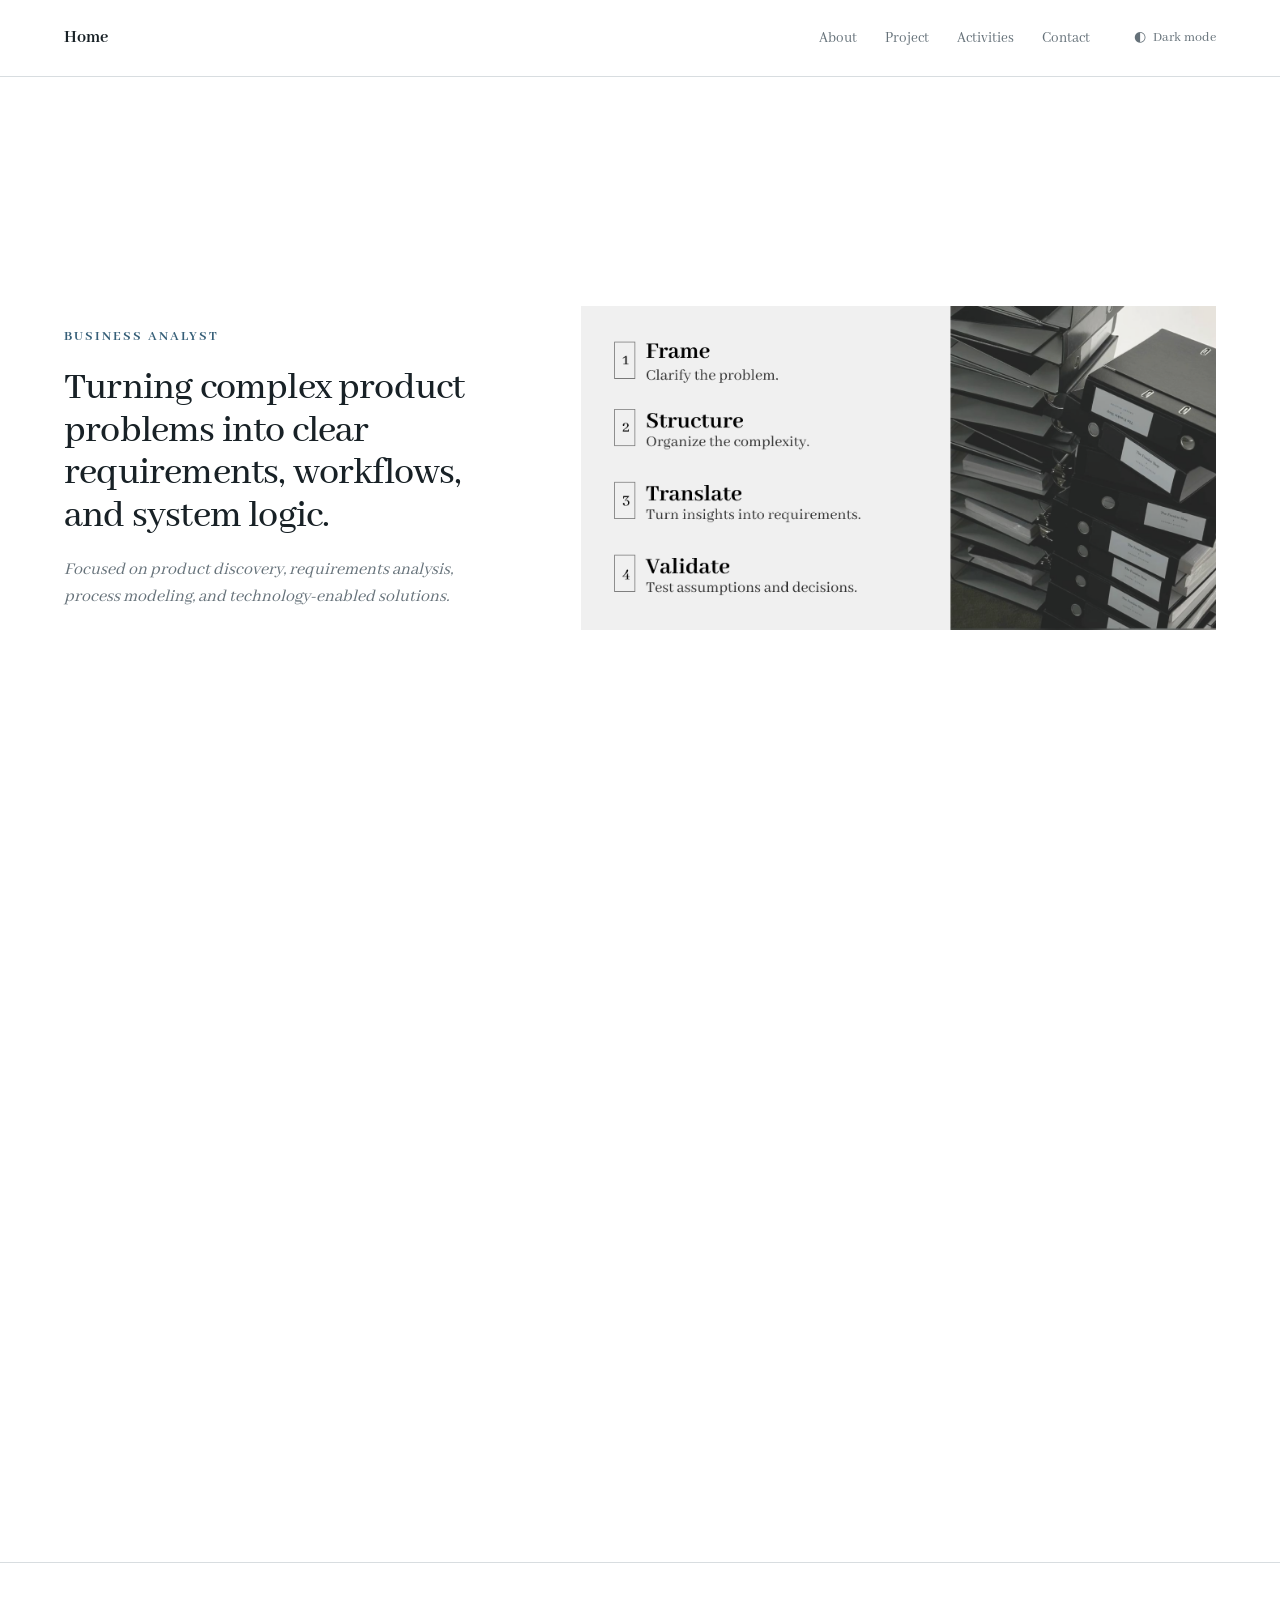
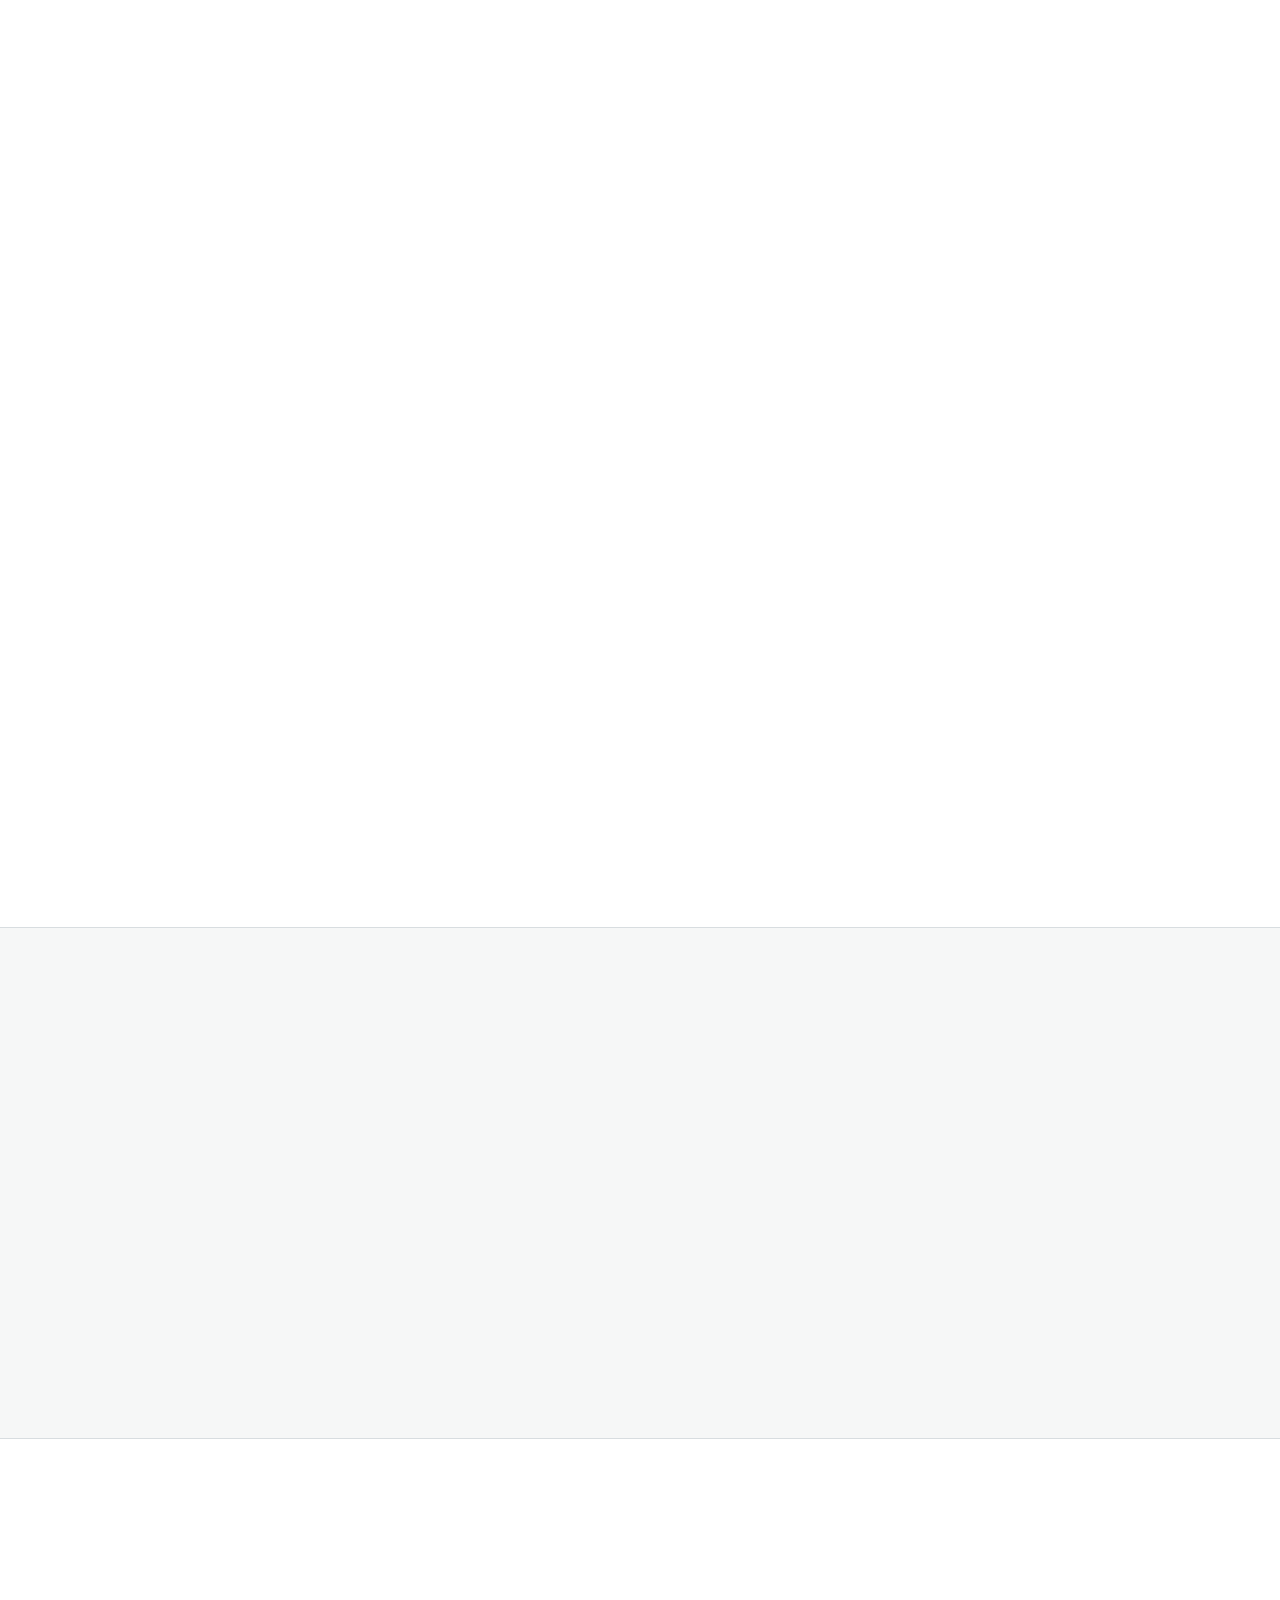
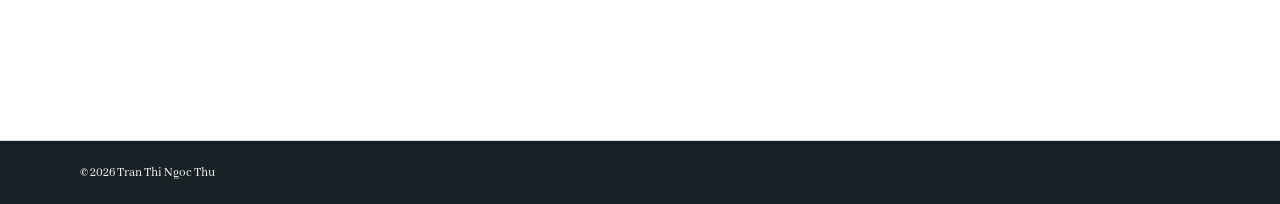
<file: index.html>
<!doctype html>
<html lang="en">
<head>
  <meta charset="utf-8">
  <meta name="viewport" content="width=device-width, initial-scale=1">
  <meta name="description" content="Business Analyst portfolio of Tran Thi Ngoc Thu, featuring selected software product, AI, and IoT work.">
  <meta name="theme-color" content="#ffffff">
  <meta property="og:title" content="Tran Thi Ngoc Thu — Business Analyst Intern">
  <meta property="og:description" content="Selected Business Analysis work across enterprise software, AI, and IoT products.">
  <meta property="og:type" content="website">
  <meta property="og:url" content="https://tran-thi-ngoc-thu-portfolio.vercel.app/">
  <link rel="canonical" href="https://tran-thi-ngoc-thu-portfolio.vercel.app/">
  <link rel="icon" href="assets/images/favicon.svg" type="image/svg+xml">
  <link rel="stylesheet" href="assets/css/style.css">
  <script src="assets/js/main.js" defer></script>
  <title>Tran Thi Ngoc Thu — Business Analyst Intern</title>
</head>
<body>
  <a class="skip-link" href="#main-content">Skip to content</a>

  <header class="site-header">
    <div class="site-header-inner">
      <a class="site-identity" href="#home" aria-label="Home">Home</a>

      <button class="menu-toggle" type="button" aria-expanded="false" aria-controls="site-navigation">
        <span>Menu</span><span aria-hidden="true">+</span>
      </button>

      <div class="nav-panel" id="site-navigation">
        <nav class="primary-nav" aria-label="Primary navigation">
          <a href="#about">About</a>
          <a href="#projects">Project</a>
          <a href="#achievements">Activities</a>
          <a href="#contact">Contact</a>
        </nav>

        <button class="theme-toggle" type="button" aria-label="Switch to dark mode" aria-pressed="false">
          <span aria-hidden="true">◐</span> <span>Dark mode</span>
        </button>
      </div>
    </div>
  </header>

  <main id="main-content">
    <section class="hero" id="home" aria-labelledby="hero-title">
      <div class="hero-inner">
        <div class="hero-copy">
          <p class="hero-label">Business Analyst</p>
          <h1 class="hero-title" id="hero-title">Turning complex product problems into clear requirements, workflows, and system logic.</h1>
          <p class="hero-description">Focused on product discovery, requirements analysis, process modeling, and technology-enabled solutions.</p>
        </div>
        <figure class="hero-art">
          <img src="assets/images/Background.png" width="784" height="400" fetchpriority="high" alt="Four-step Business Analysis approach: frame, structure, translate, and validate">
        </figure>
      </div>
    </section>

    <section class="section about" id="about" aria-labelledby="about-title">
      <div class="section-inner about-layout">
        <h2 class="primary-section-title" id="about-title">ABOUT</h2>
        <article class="about-introduction">
          <h2 class="secondary-heading">PROFILE</h2>
          <p>I am a Technology &amp; Innovation student at UEH and currently a Business Analyst Intern, with hands-on experience in requirement analysis, workflow modeling, product documentation, and feature validation.</p>
          <p>I enjoy turning ambiguous business and user needs into structured requirements, user stories, acceptance criteria, process flows, use cases, and system diagrams. My interests include software product development, enterprise workflows, and AI- and IoT-enabled solutions.</p>
          <p>Through this portfolio, I present selected projects that demonstrate how I approach problems, clarify requirements, model workflows, identify open questions, and support product validation. I aim to grow as a Business Analyst with strong product thinking and gradually develop toward a Product Owner role.</p>
        </article>

        <article class="education" aria-labelledby="education-title">
          <div class="education-label">
            <h2 class="secondary-heading">EDUCATION</h2>
            <time datetime="2023">2023–Present</time>
          </div>
          <div class="education-heading">
            <p class="education-institution" id="education-title">University of Economics Ho Chi Minh City (UEH)</p>
          </div>
          <p class="degree">B.Sc. in Technology &amp; Innovation</p>

          <section class="tools-panel" aria-labelledby="tools-title">
            <h2 class="secondary-heading" id="tools-title">TOOLS</h2>
            <div class="tool-groups">
              <div class="tool-row">
                <section class="tool-group">
                  <h3>Requirements &amp; Delivery</h3>
                  <p>Jira · Notion</p>
                </section>
                <section class="tool-group">
                  <h3>Modeling &amp; Prototyping</h3>
                  <p>Figma · Draw.io</p>
                </section>
              </div>
              <div class="tool-row">
                <section class="tool-group">
                  <h3>Data &amp; Analysis</h3>
                  <p>Excel · SQL · Tableau</p>
                </section>
                <section class="tool-group">
                  <h3>Technical Collaboration</h3>
                  <p>Git / GitHub · Firebase</p>
                </section>
              </div>
            </div>
          </section>
        </article>
      </div>
    </section>

    <section class="section" id="projects" aria-labelledby="projects-title">
      <div class="section-inner projects-heading">
        <h2 class="primary-section-title" id="projects-title">PROJECTS</h2>
      </div>

      <div class="projects-showcase section-inner">
        <article class="project-feature">
          <p class="project-index"><span>01</span> / <time datetime="2026-04">APR 2026</time></p>
          <header class="project-feature-header">
            <h3 class="project-feature-title">VirtuHire</h3>
            <p class="project-feature-descriptor">AI-Powered VR Interview Simulator</p>
          </header>
          <p class="project-feature-description">An academic VR interview-practice prototype combining voice interaction and AI-supported feedback, with Business Analysis work focused on requirements, the candidate journey, system workflow, and validation.</p>
          <p class="project-feature-domain">Business Analysis · AI / VR</p>
          <a class="project-visual-link" href="projects/virtuhire.html" aria-label="View more about VirtuHire">
            <img src="assets/images/virtuhire/VirtuHire interface overview.png" width="1680" height="943" loading="lazy" alt="VirtuHire project visual showing a candidate using a VR headset for AI-supported interview practice">
          </a>
          <p class="project-capabilities">Requirements · Candidate Journey · System Workflow · Validation</p>
          <a class="project-more-link" href="projects/virtuhire.html">View more <span aria-hidden="true">→</span></a>
        </article>

        <article class="project-feature">
          <p class="project-index"><span>02</span> / <time datetime="2025-04">APR 2025</time></p>
          <header class="project-feature-header">
            <h3 class="project-feature-title">UEH Smart Parking System</h3>
            <p class="project-feature-descriptor">Hybrid IoT Solution</p>
          </header>
          <p class="project-feature-description">Analyzed campus parking workflows affecting more than 500 daily users and mapped AS-IS / TO-BE processes to identify manual bottlenecks and automation opportunities.</p>
          <p class="project-feature-domain">Business Analysis · HCI · IoT</p>
          <a class="project-visual-link" href="projects/parkflow-b.html" aria-label="View more about the UEH Smart Parking System">
            <img src="assets/images/parkflow-b/hero-parking-journey.png" width="689" height="509" loading="lazy" alt="Nine-step storyboard of the proposed campus parking journey from app setup to exit confirmation">
          </a>
          <p class="project-capabilities">AS-IS / TO-BE · Process Mapping · Requirements · Product Flows</p>
          <a class="project-more-link" href="projects/parkflow-b.html">View more <span aria-hidden="true">→</span></a>
        </article>
      </div>
    </section>

    <section class="section achievements" id="achievements" aria-labelledby="achievements-title">
      <div class="section-inner primary-heading">
        <h2 class="primary-section-title" id="achievements-title">ACHIEVEMENTS &amp; ACTIVITIES</h2>
      </div>

      <div class="achievement-grid section-inner">
        <div class="certifications">
          <h2 class="certifications-title secondary-heading">CERTIFICATIONS</h2>
          <ul>
            <li><h3>Google Project Management Professional Certificate</h3><p>Coursera</p></li>
            <li><h3>Associate Data Analyst in SQL</h3><p>DataCamp</p></li>
            <li><h3>Microsoft Office Specialist (MOS)</h3></li>
            <li><h3>Crash Course on Python</h3><p>Google</p></li>
          </ul>
        </div>
      </div>
    </section>

    <section class="section contact" id="contact" aria-labelledby="contact-title">
      <div class="section-inner contact-grid">
        <div class="contact-intro">
          <h2 class="primary-section-title" id="contact-title">CONTACT</h2>
        </div>
        <address class="contact-details">
          <div class="contact-group">
            <h3>Location</h3>
            <p>Ho Chi Minh City, Vietnam</p>
          </div>
          <div class="contact-group">
            <h3>Direct contact</h3>
            <p><a href="mailto:tranthingocthuolv1234@gmail.com">tranthingocthuolv1234@gmail.com</a></p>
            <p><a href="tel:+84584138563">+84 58 413 8563</a></p>
          </div>
          <div class="contact-group">
            <h3>Professional profiles</h3>
            <p><a href="https://www.linkedin.com/in/tr%E1%BA%A7n-th%E1%BB%8B-ng%E1%BB%8Dc-th%C6%B0-9ab0492bb" target="_blank" rel="noreferrer">LinkedIn · Tran Thi Ngoc Thu <span aria-hidden="true">↗</span></a></p>
            <p><a href="https://github.com/tranthingocthuolv1234-cmyk" target="_blank" rel="noreferrer">GitHub · tranthingocthuolv1234-cmyk <span aria-hidden="true">↗</span></a></p>
          </div>
        </address>
      </div>
    </section>
  </main>

  <footer>
    <div class="section-inner footer-inner">
      <p>© <span id="current-year">2026</span> Tran Thi Ngoc Thu</p>
    </div>
  </footer>
</body>
</html>
</file>
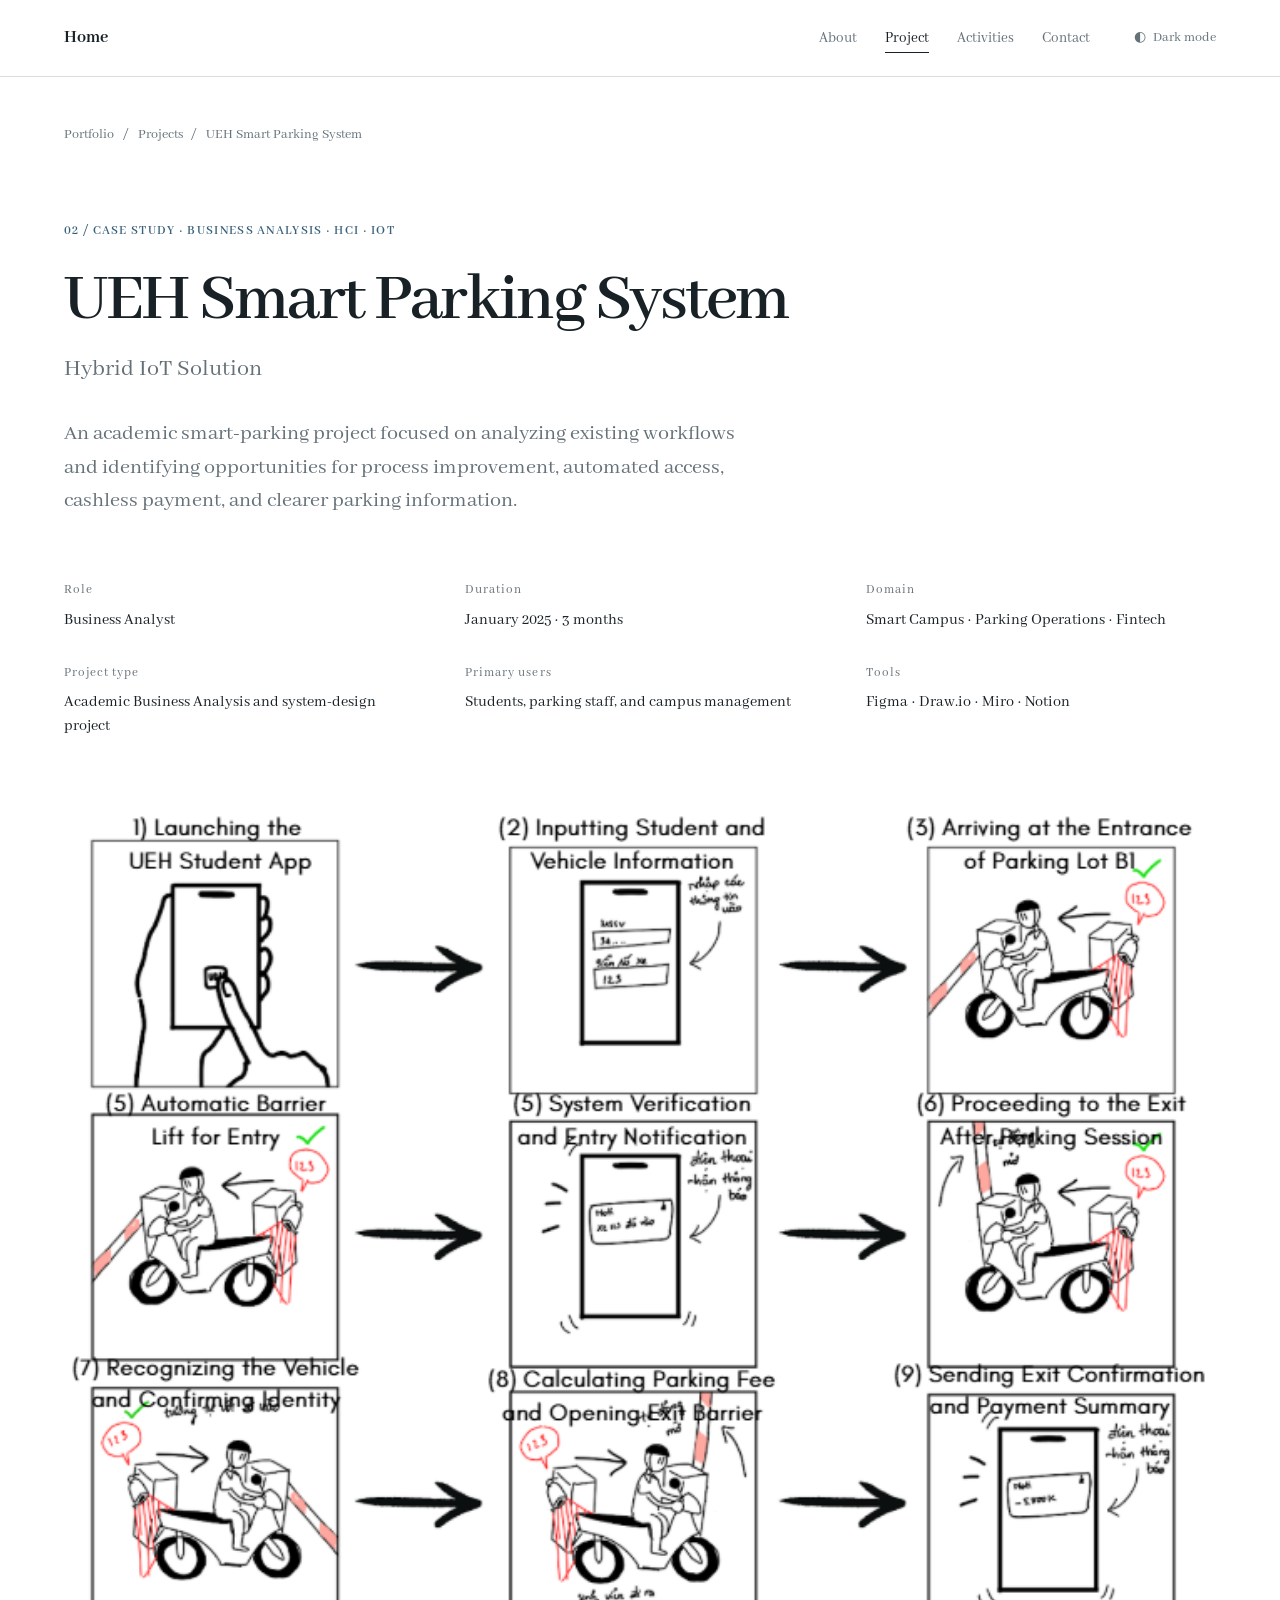
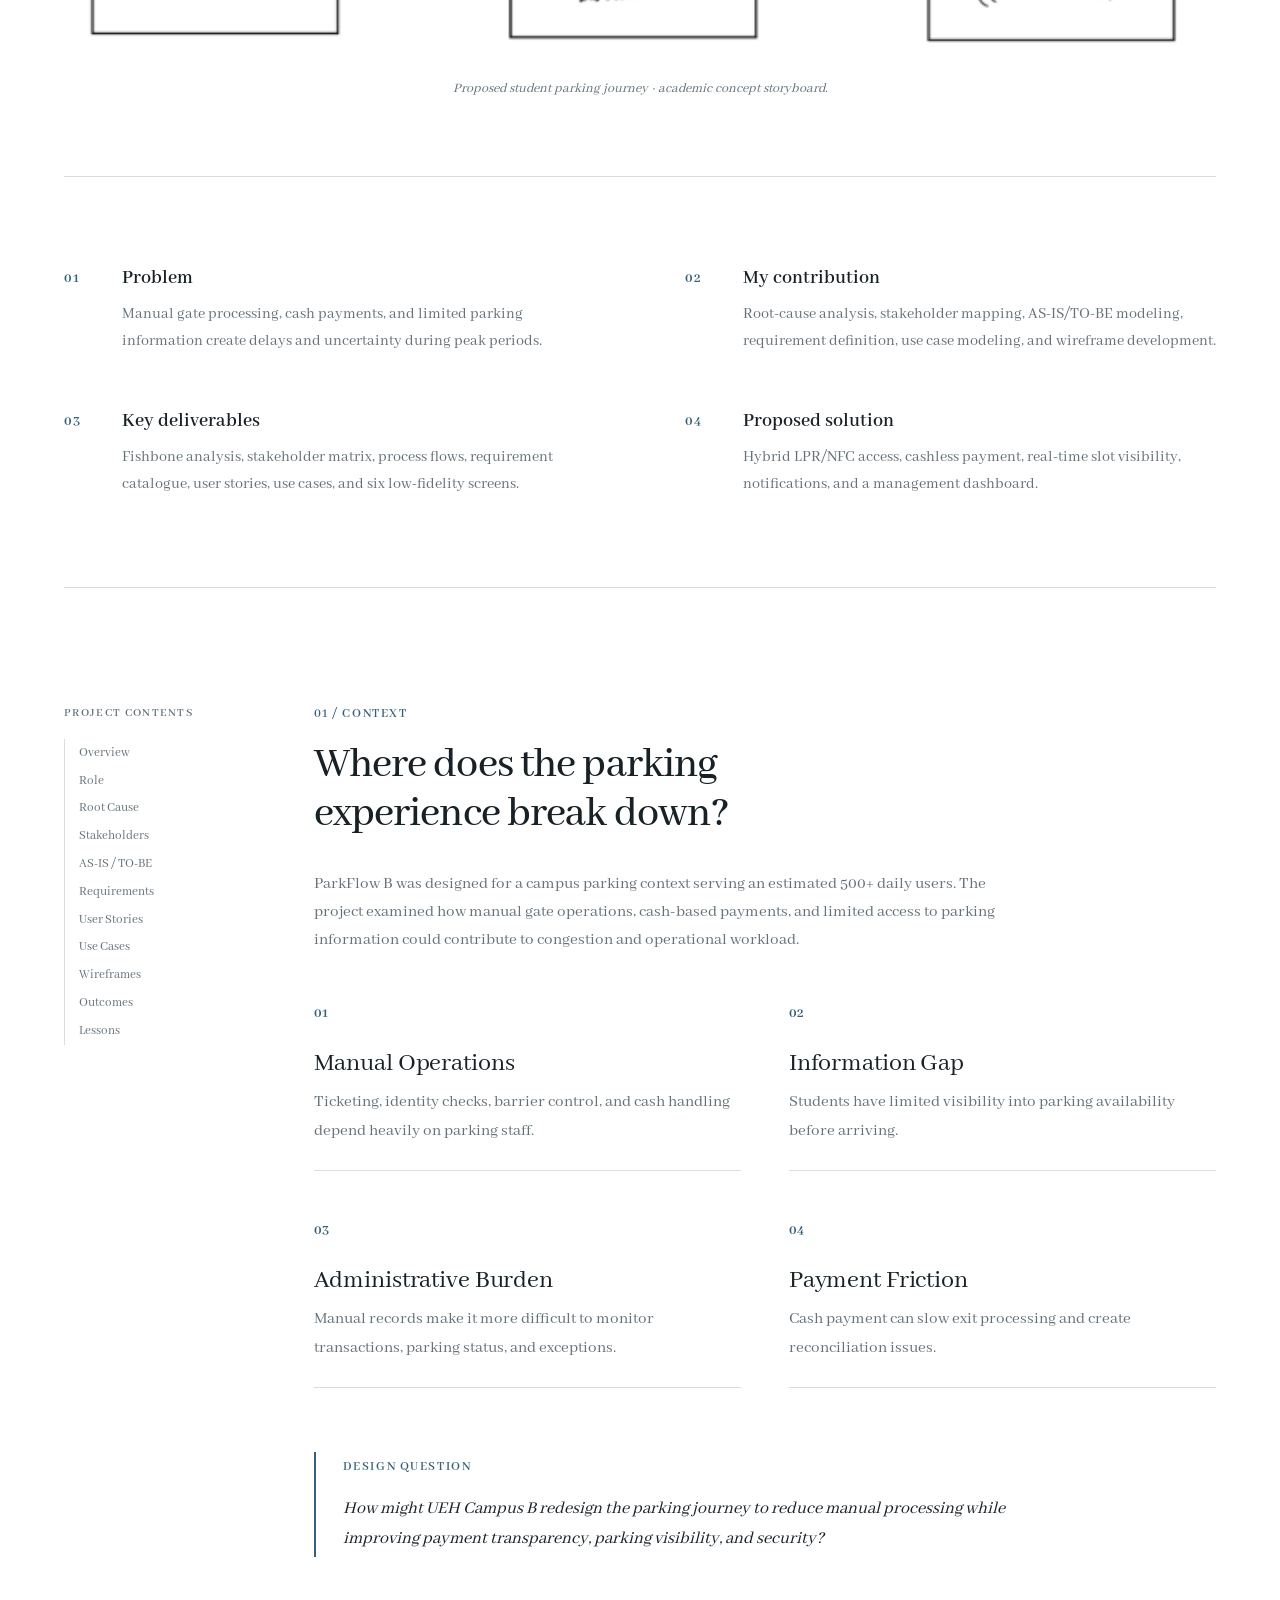
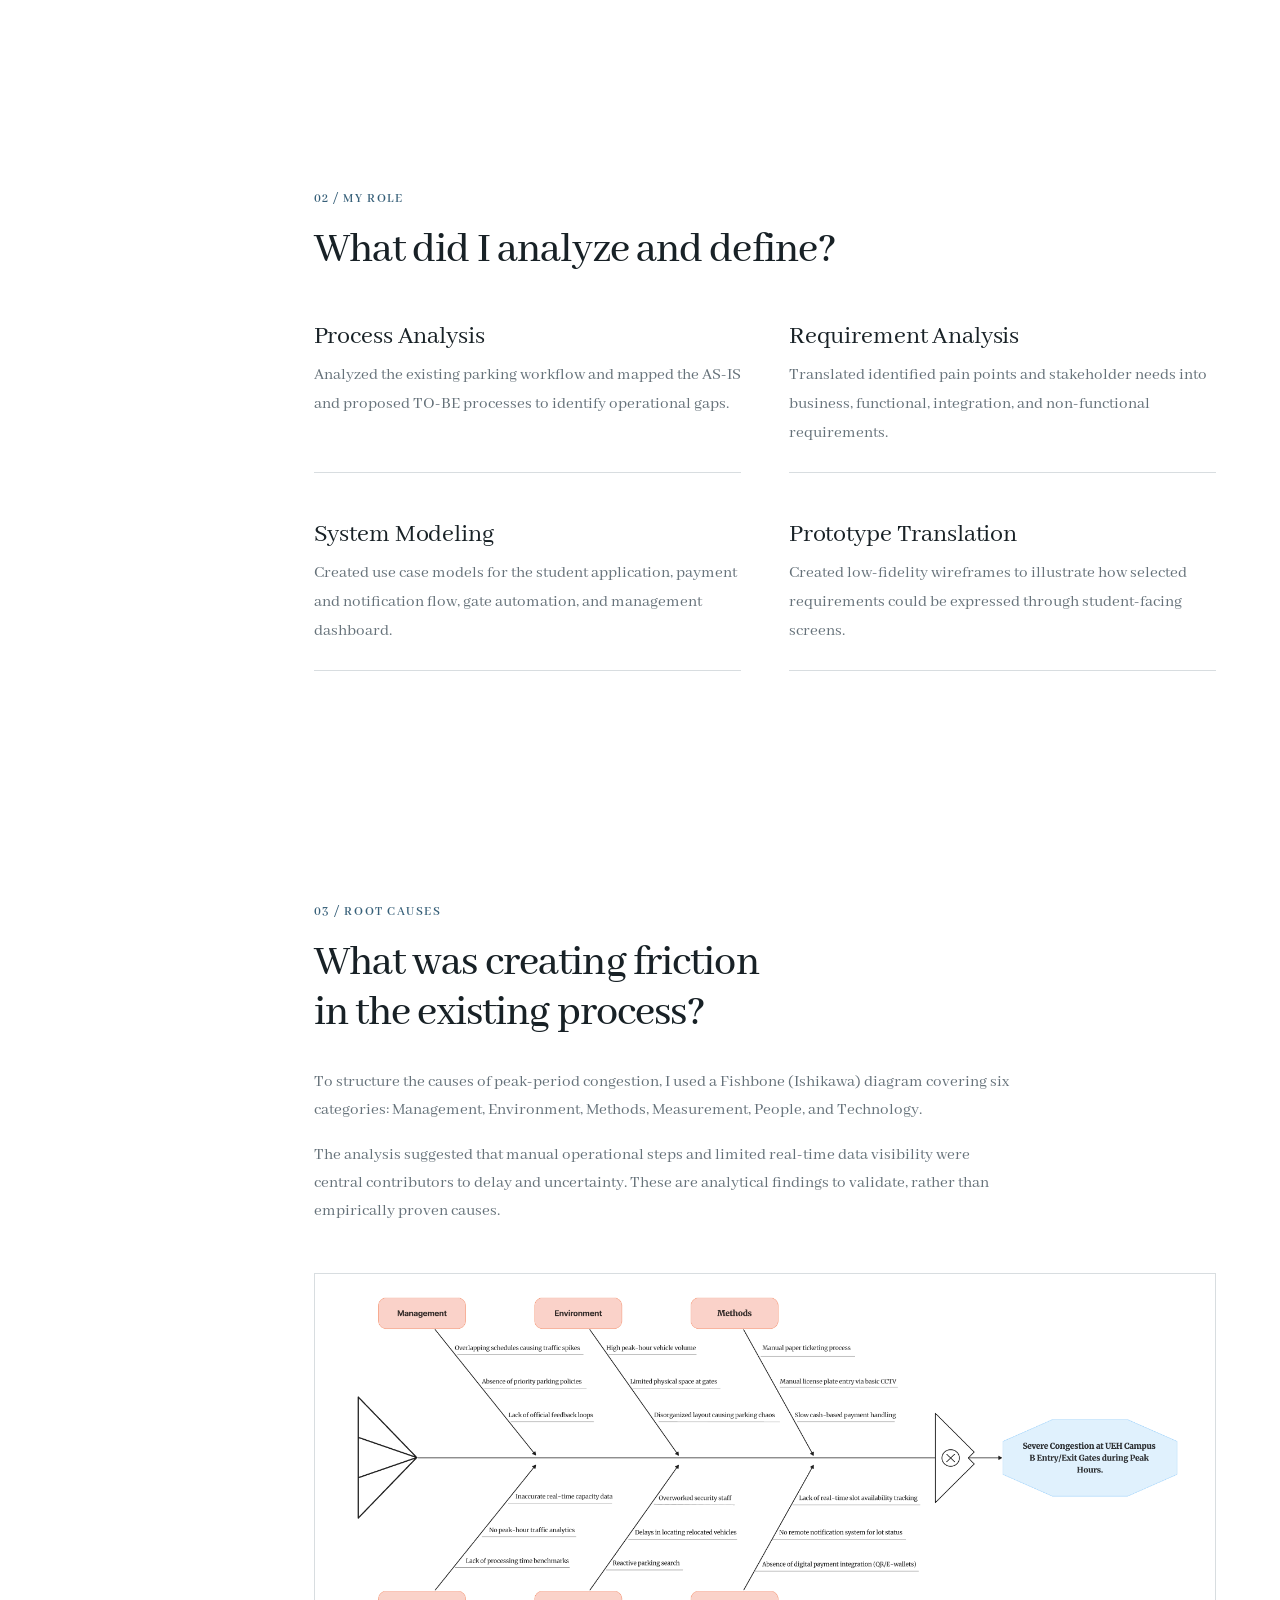
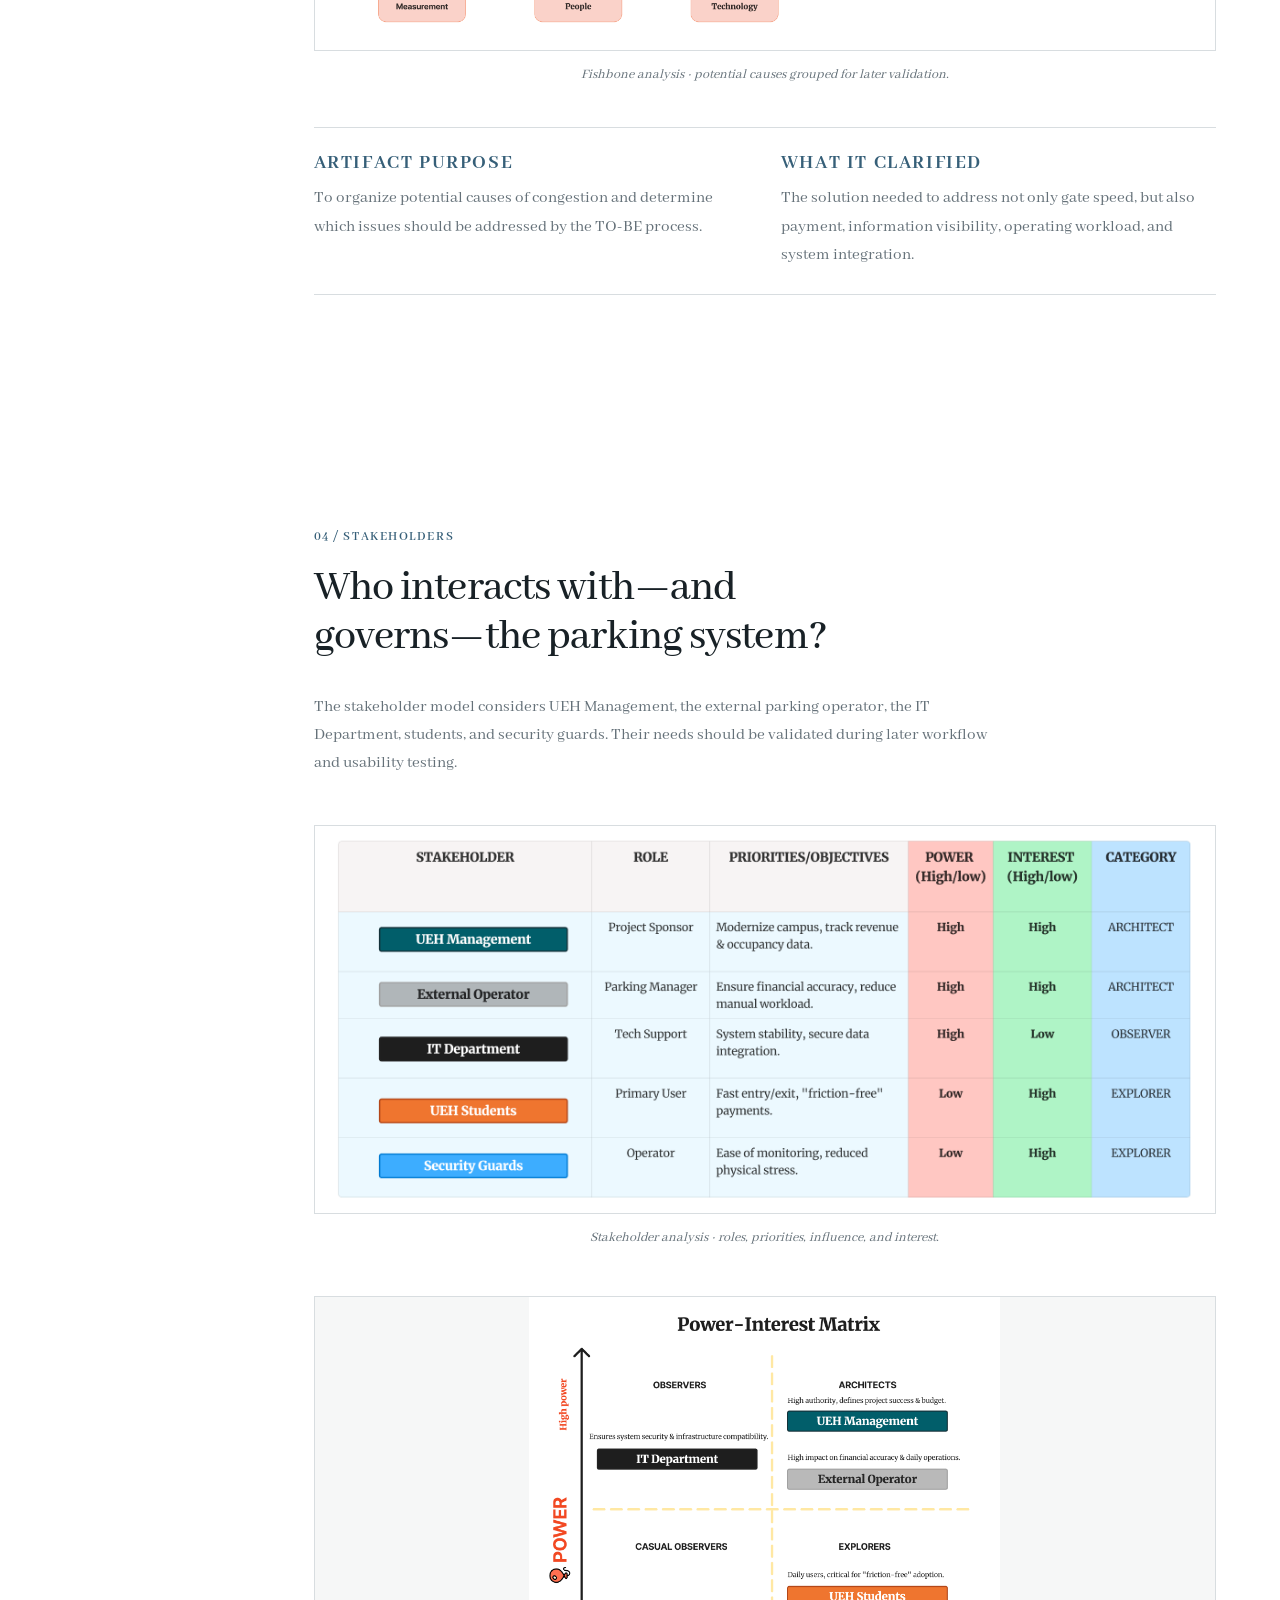
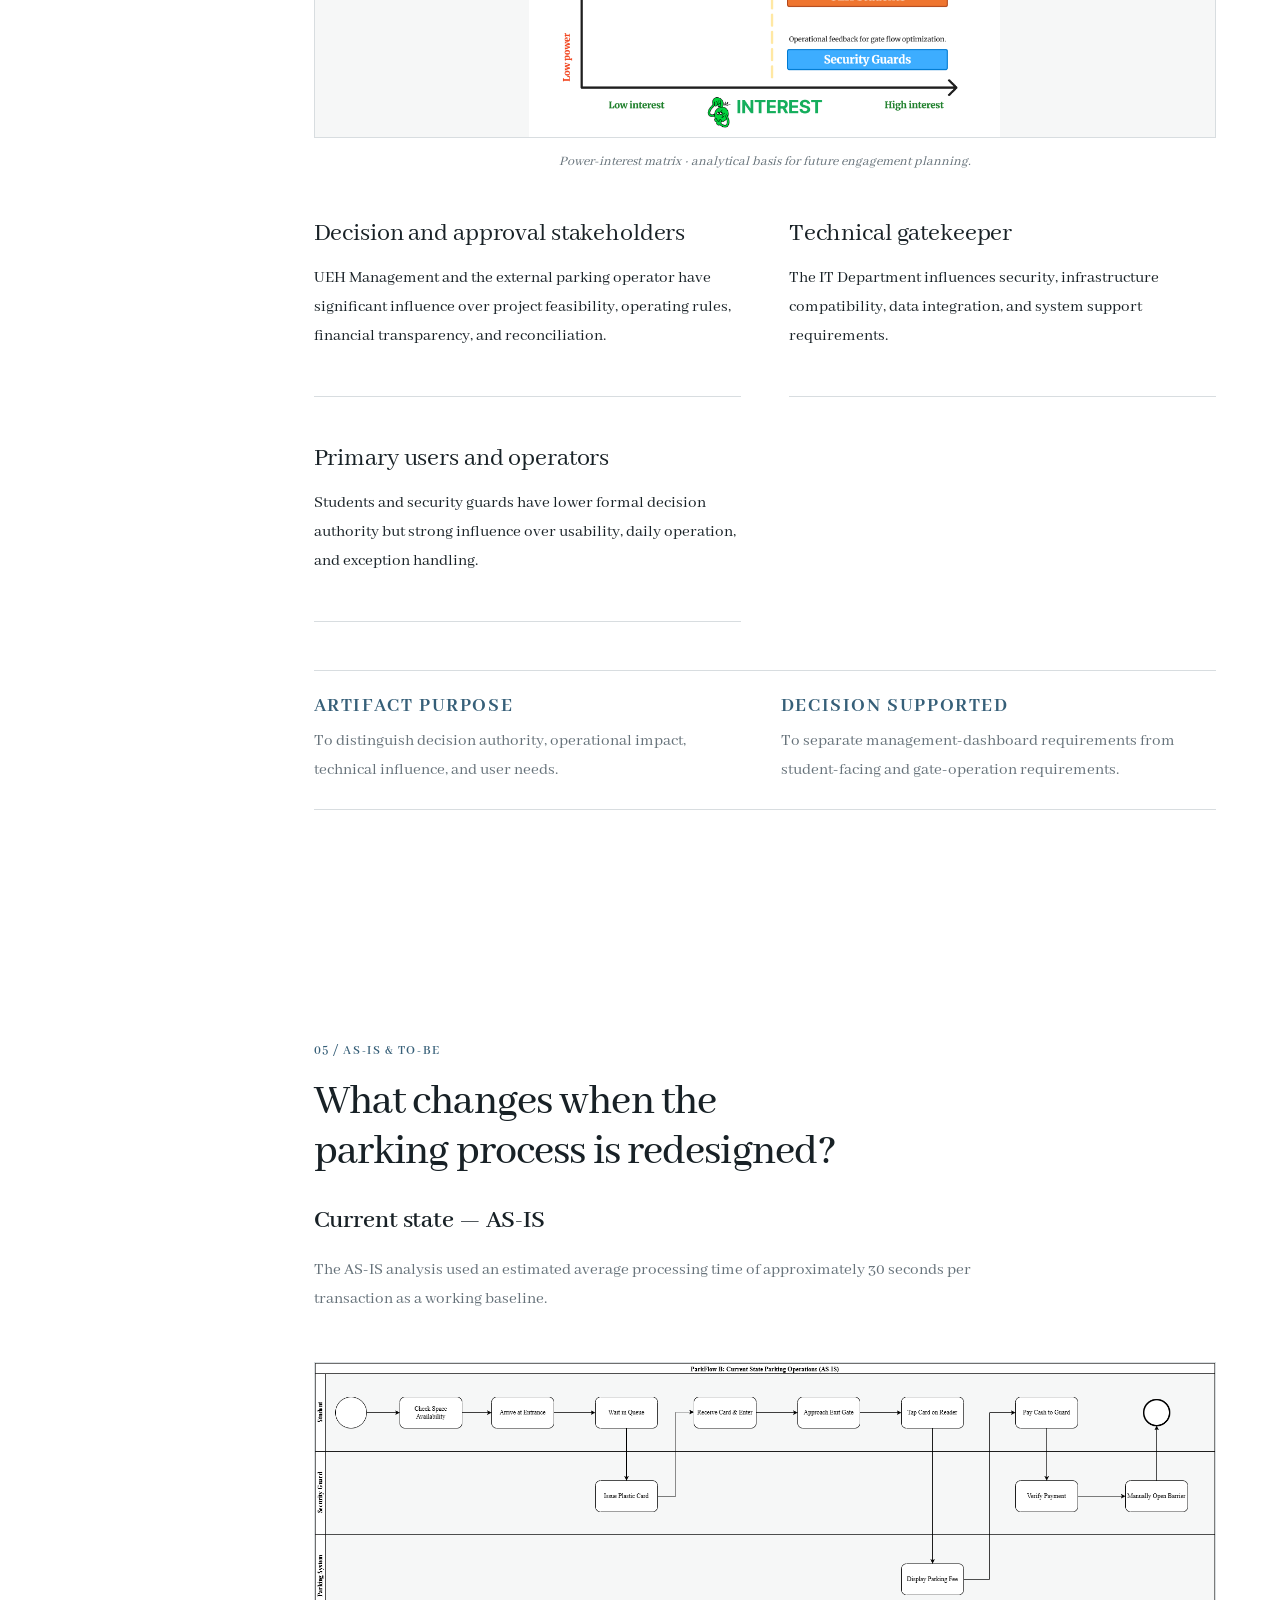
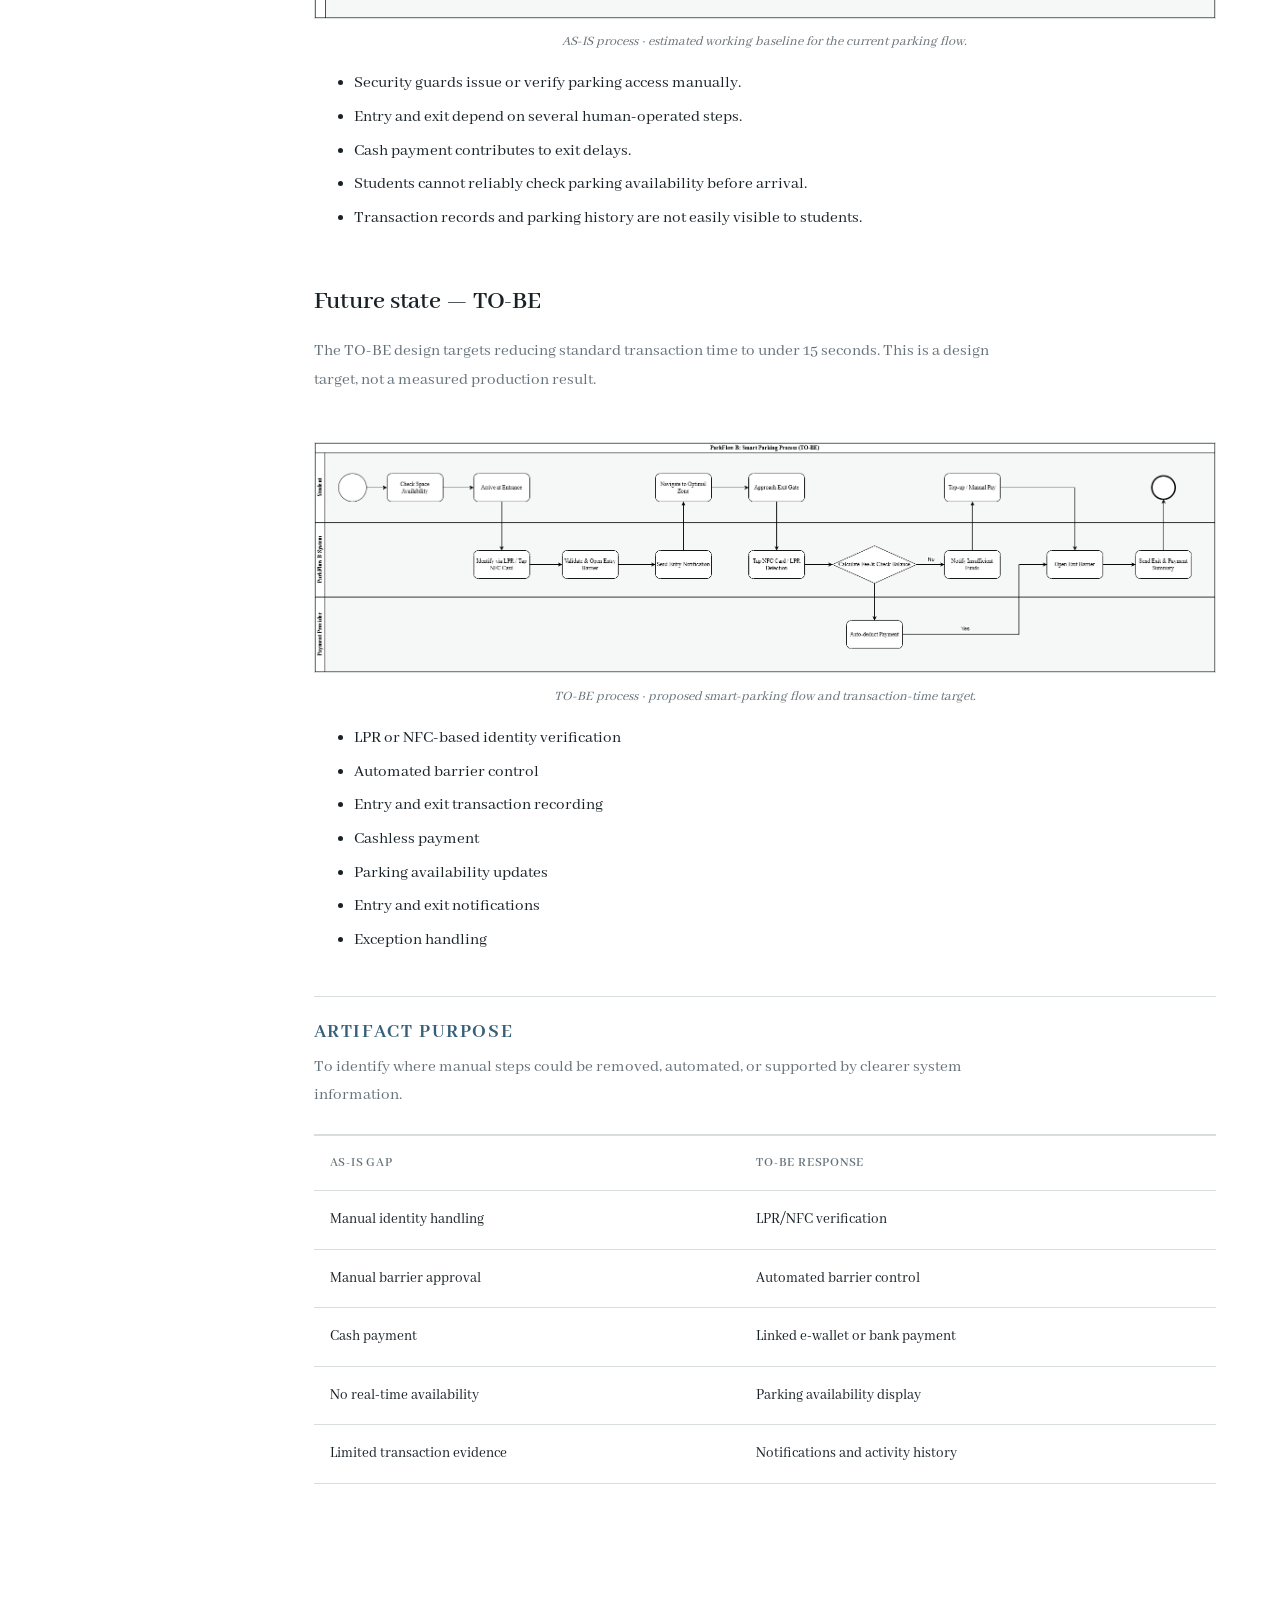
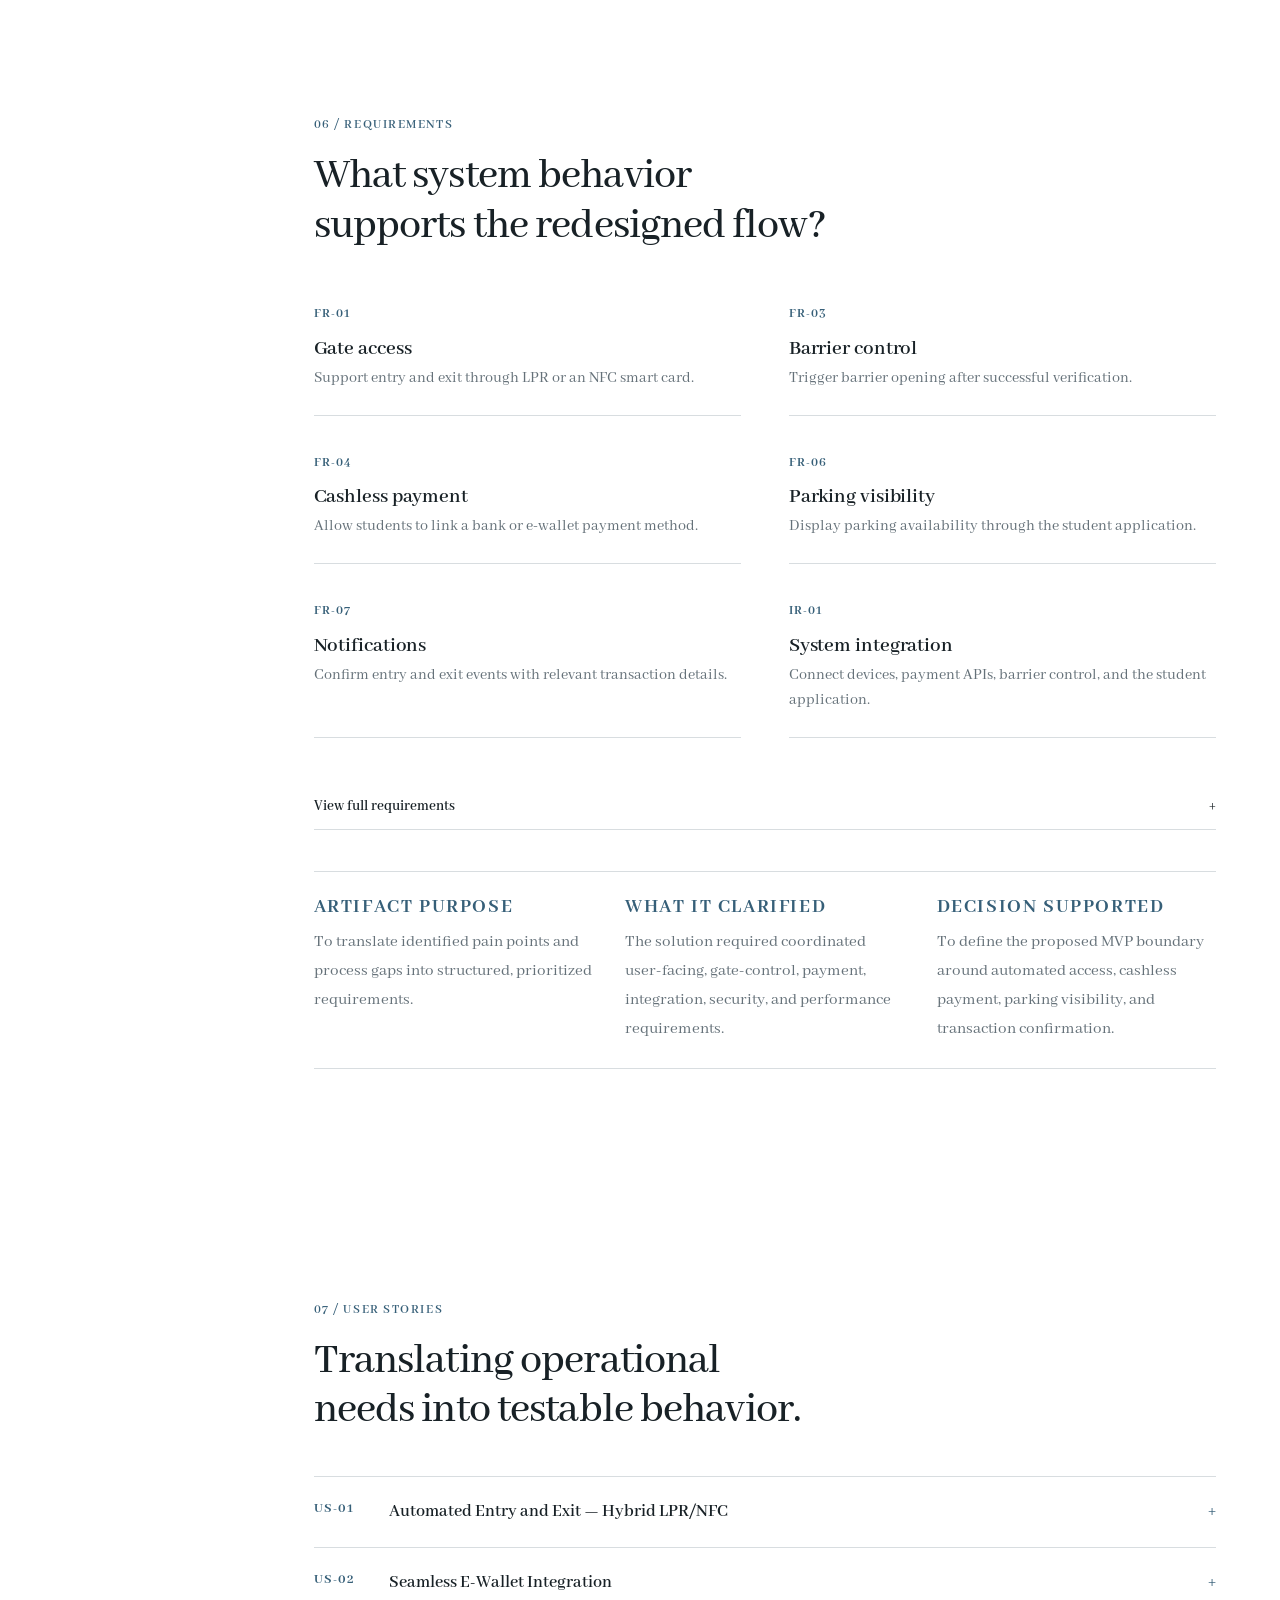
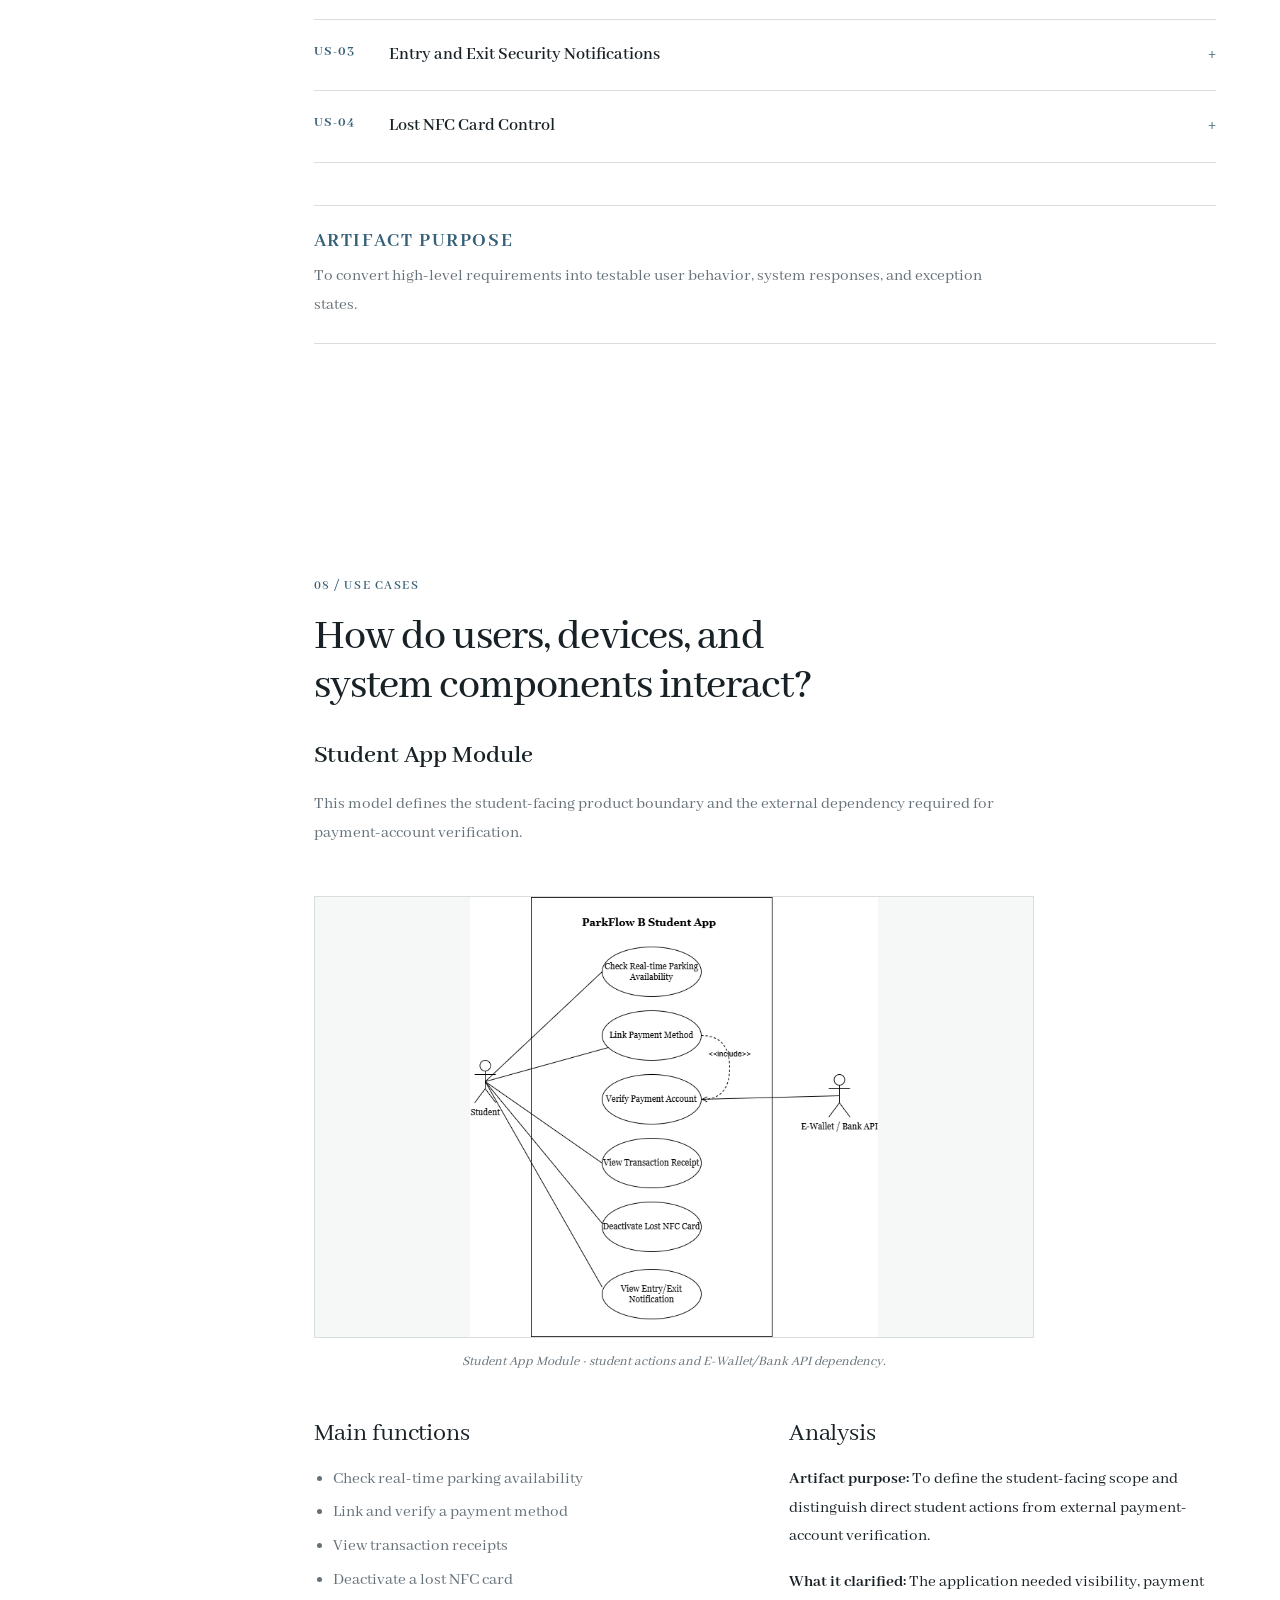
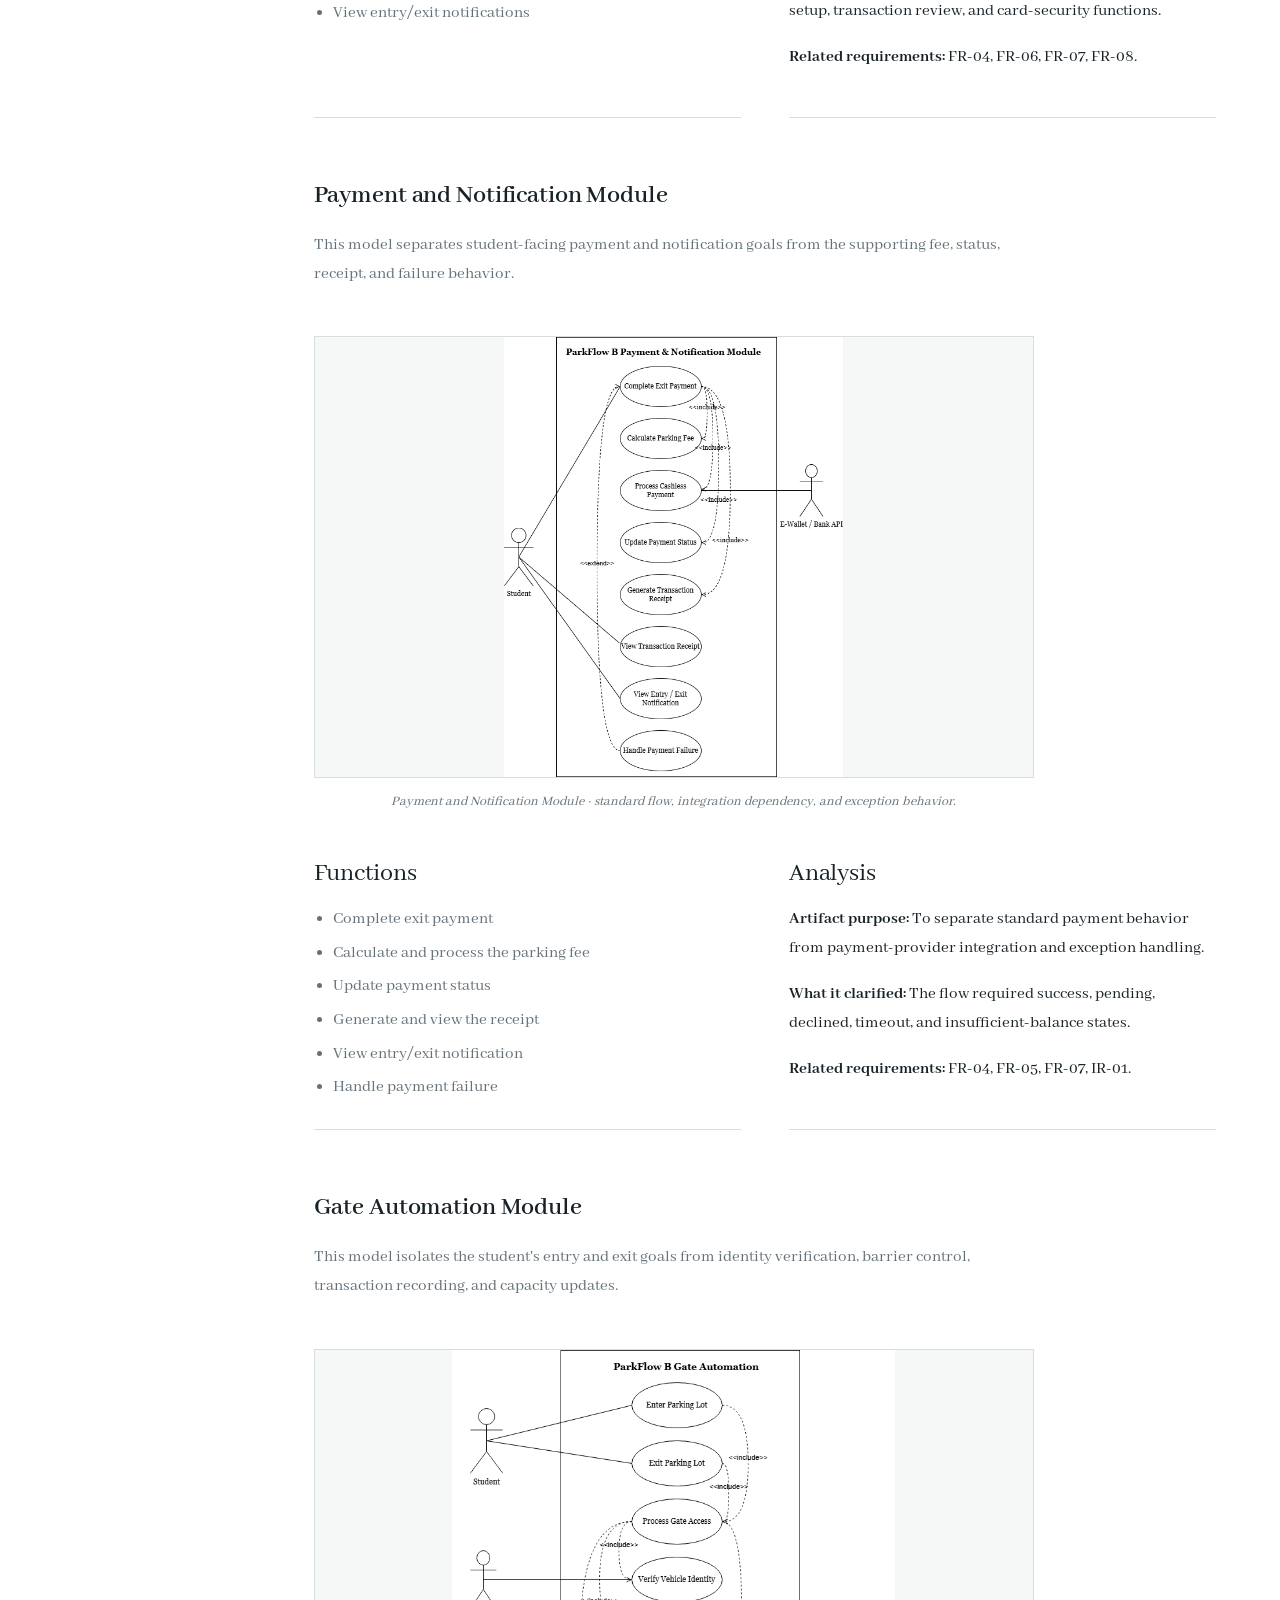
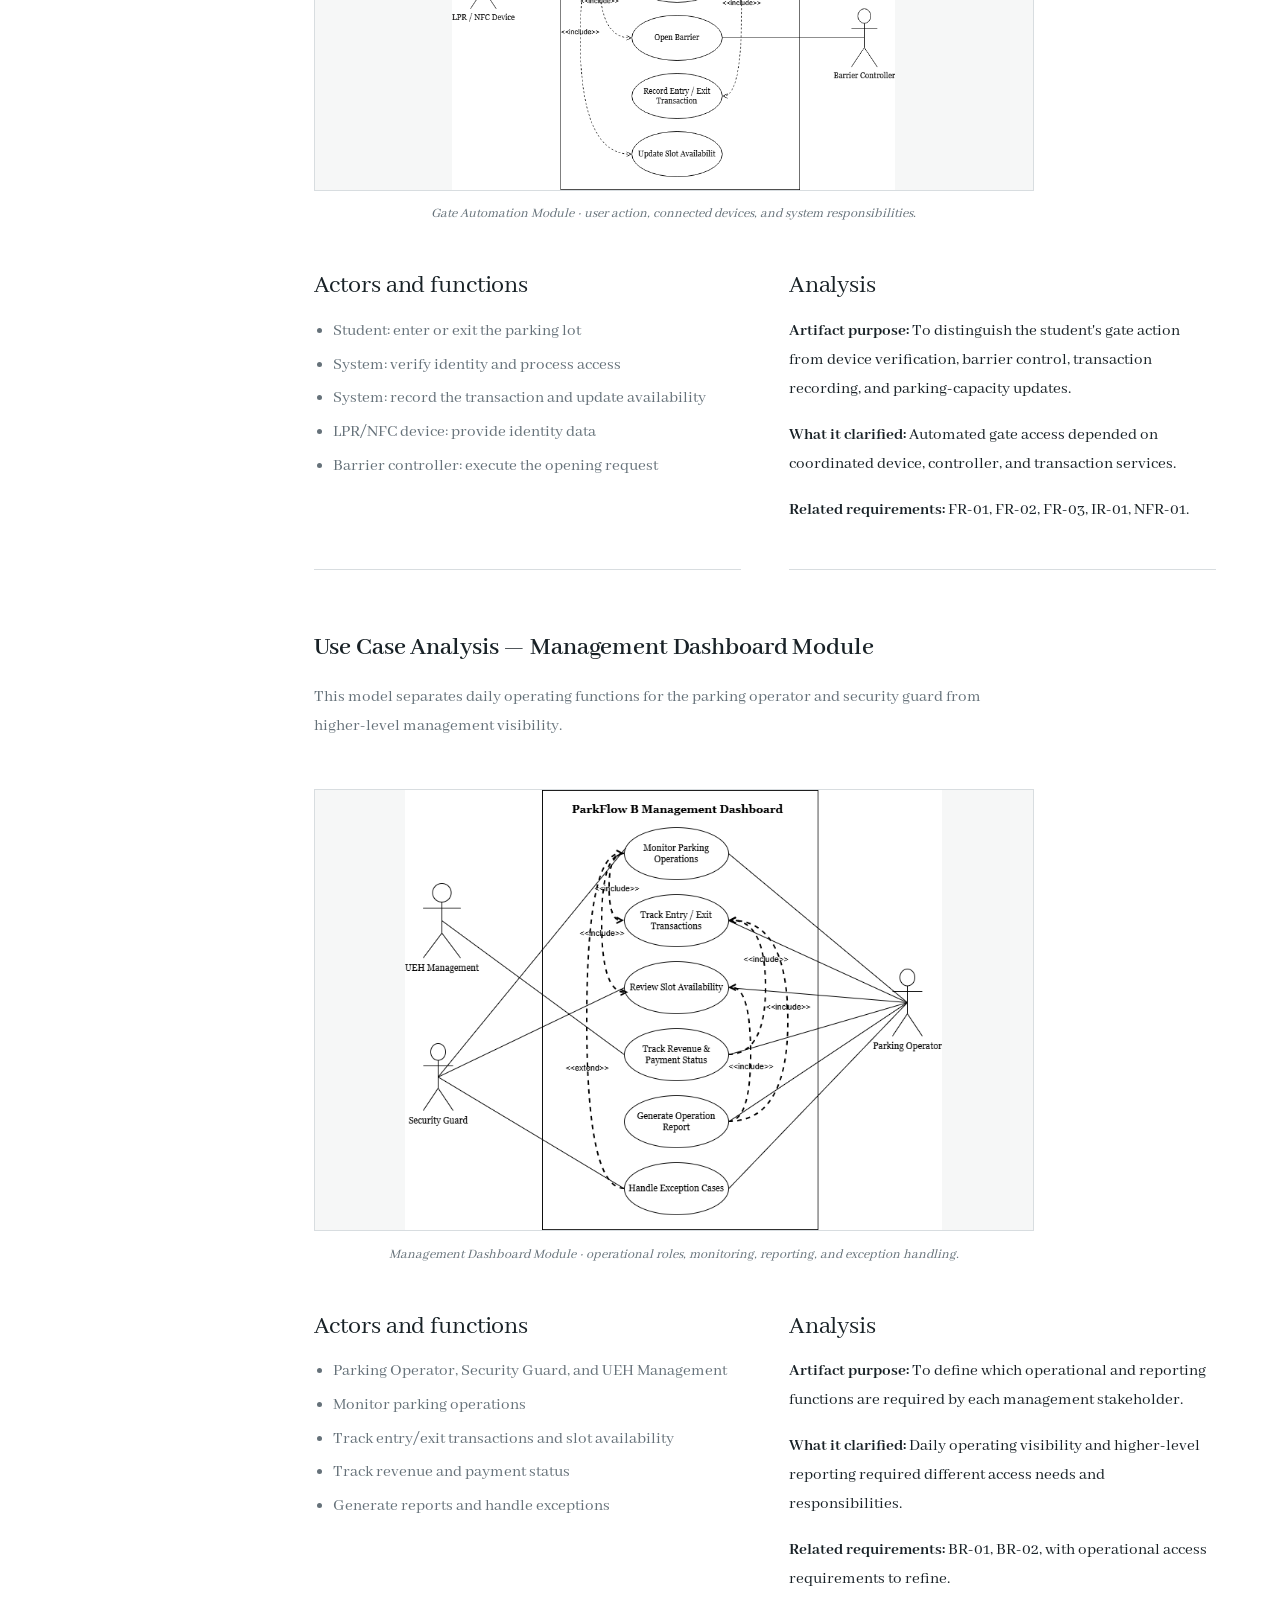
<file: projects/parkflow-b.html>
<!doctype html>
<html lang="en">
<head>
  <meta charset="utf-8">
  <meta name="viewport" content="width=device-width, initial-scale=1">
  <meta name="description" content="Business Analyst case study of the UEH Smart Parking System, an academic concept featuring root-cause analysis, stakeholder mapping, AS-IS/TO-BE workflows, requirements, use cases, and low-fidelity wireframes.">
  <meta name="theme-color" content="#f0f2f3">
  <meta property="og:title" content="UEH Smart Parking System Case Study | Tran Thi Ngoc Thu">
  <meta property="og:description" content="Business Analysis artifacts for an academic smart-parking concept at UEH Campus B.">
  <meta property="og:type" content="article">
  <meta property="og:url" content="https://tran-thi-ngoc-thu-portfolio.vercel.app/projects/parkflow-b.html">
  <link rel="canonical" href="https://tran-thi-ngoc-thu-portfolio.vercel.app/projects/parkflow-b.html">
  <link rel="icon" href="../assets/images/favicon.svg" type="image/svg+xml">
  <link rel="stylesheet" href="../assets/css/style.css">
  <link rel="stylesheet" href="../assets/css/virtuhire.css">
  <link rel="stylesheet" href="../assets/css/parkflow-b.css">
  <script src="../assets/js/main.js" defer></script>
  <script src="../assets/js/virtuhire.js" defer></script>
  <title>UEH Smart Parking System Case Study | Tran Thi Ngoc Thu</title>
</head>
<body class="case-study-page parkflow-page">
  <a class="skip-link" href="#main-content">Skip to case study</a>

  <header class="site-header">
    <div class="site-header-inner">
      <a class="site-identity" href="../index.html#home" aria-label="Home">Home</a>
      <button class="menu-toggle" type="button" aria-expanded="false" aria-controls="site-navigation">
        <span>Menu</span><span aria-hidden="true">+</span>
      </button>
      <div class="nav-panel" id="site-navigation">
        <nav class="primary-nav" aria-label="Primary navigation">
          <a href="../index.html#about">About</a>
          <a href="../index.html#projects" aria-current="page">Project</a>
          <a href="../index.html#achievements">Activities</a>
          <a href="../index.html#contact">Contact</a>
        </nav>
        <button class="theme-toggle" type="button" aria-label="Switch to dark mode" aria-pressed="false">
          <span aria-hidden="true">◐</span> <span>Dark mode</span>
        </button>
      </div>
    </div>
  </header>

  <main id="main-content">
    <article class="case-study">
      <header class="case-hero case-container" id="overview">
        <nav class="breadcrumbs" aria-label="Breadcrumb">
          <a href="../index.html">Portfolio</a><span aria-hidden="true">/</span>
          <a href="../index.html#projects">Projects</a><span aria-hidden="true">/</span>
          <span aria-current="page">UEH Smart Parking System</span>
        </nav>

        <div class="project-heading">
          <div class="project-classification" aria-label="Project classification">
            <p>02 / Case study · Business Analysis · HCI · IoT</p>
          </div>
          <div class="project-heading-copy">
            <h1>UEH Smart Parking System</h1>
            <p class="hero-subtitle">Hybrid IoT Solution</p>
            <p class="hero-summary">An academic smart-parking project focused on analyzing existing workflows and identifying opportunities for process improvement, automated access, cashless payment, and clearer parking information.</p>
          </div>
        </div>

        <aside class="project-meta" aria-label="Project metadata">
          <dl>
            <div><dt>Role</dt><dd>Business Analyst</dd></div>
            <div><dt>Duration</dt><dd>January 2025 · 3 months</dd></div>
            <div><dt>Domain</dt><dd>Smart Campus · Parking Operations · Fintech</dd></div>
            <div><dt>Project type</dt><dd>Academic Business Analysis and system-design project</dd></div>
            <div><dt>Primary users</dt><dd>Students, parking staff, and campus management</dd></div>
            <div><dt>Tools</dt><dd>Figma · Draw.io · Miro · Notion</dd></div>
          </dl>
        </aside>

        <figure class="hero-visual">
          <button class="image-button" type="button" data-lightbox-src="../assets/images/parkflow-b/hero-parking-journey.png" data-lightbox-alt="Nine-step storyboard of the proposed ParkFlow B student parking journey from app launch to exit confirmation">
            <img src="../assets/images/parkflow-b/hero-parking-journey.png" alt="Nine-step storyboard of the proposed ParkFlow B student parking journey from app launch to exit confirmation" width="689" height="509">
            <span>Open full image</span>
          </button>
          <figcaption>Proposed student parking journey · academic concept storyboard.</figcaption>
        </figure>
      </header>

      <section class="case-section case-container glance" aria-labelledby="glance-title">
        <h2 class="visually-hidden" id="glance-title">Project summary</h2>
        <div class="glance-grid">
          <article><span class="glance-number">01</span><div><h3>Problem</h3><p>Manual gate processing, cash payments, and limited parking information create delays and uncertainty during peak periods.</p></div></article>
          <article><span class="glance-number">02</span><div><h3>My contribution</h3><p>Root-cause analysis, stakeholder mapping, AS-IS/TO-BE modeling, requirement definition, use case modeling, and wireframe development.</p></div></article>
          <article><span class="glance-number">03</span><div><h3>Key deliverables</h3><p>Fishbone analysis, stakeholder matrix, process flows, requirement catalogue, user stories, use cases, and six low-fidelity screens.</p></div></article>
          <article><span class="glance-number">04</span><div><h3>Proposed solution</h3><p>Hybrid LPR/NFC access, cashless payment, real-time slot visibility, notifications, and a management dashboard.</p></div></article>
        </div>
      </section>

      <div class="case-body case-container">
        <aside class="case-toc" aria-label="Project contents">
          <details open>
            <summary>Project contents</summary>
            <nav>
              <a href="#problem">Overview</a>
              <a href="#role">Role</a>
              <a href="#root-cause">Root Cause</a>
              <a href="#stakeholders">Stakeholders</a>
              <a href="#process">AS-IS / TO-BE</a>
              <a href="#requirements">Requirements</a>
              <a href="#user-stories">User Stories</a>
              <a href="#use-cases">Use Cases</a>
              <a href="#wireframes">Wireframes</a>
              <a href="#outcomes">Outcomes</a>
              <a href="#lessons">Lessons</a>
            </nav>
          </details>
        </aside>

        <div class="case-content">
          <section class="case-section" id="problem" aria-labelledby="problem-title" data-case-section>
            <p class="case-eyebrow">01 / Context</p>
            <h2 class="case-major-title" id="problem-title">Where does the parking experience break down?</h2>
            <p>ParkFlow B was designed for a campus parking context serving an estimated 500+ daily users. The project examined how manual gate operations, cash-based payments, and limited access to parking information could contribute to congestion and operational workload.</p>
            <div class="challenge-grid" aria-label="Key challenges">
              <article><span>01</span><h3>Manual Operations</h3><p>Ticketing, identity checks, barrier control, and cash handling depend heavily on parking staff.</p></article>
              <article><span>02</span><h3>Information Gap</h3><p>Students have limited visibility into parking availability before arriving.</p></article>
              <article><span>03</span><h3>Administrative Burden</h3><p>Manual records make it more difficult to monitor transactions, parking status, and exceptions.</p></article>
              <article><span>04</span><h3>Payment Friction</h3><p>Cash payment can slow exit processing and create reconciliation issues.</p></article>
            </div>
            <blockquote class="design-question">
              <span>Design question</span>
              <p>How might UEH Campus B redesign the parking journey to reduce manual processing while improving payment transparency, parking visibility, and security?</p>
            </blockquote>
          </section>

          <section class="case-section" id="role" aria-labelledby="role-title" data-case-section>
            <p class="case-eyebrow">02 / My role</p>
            <h2 class="case-major-title" id="role-title">What did I analyze and define?</h2>
            <div class="role-grid">
              <article><h3>Process Analysis</h3><p>Analyzed the existing parking workflow and mapped the AS-IS and proposed TO-BE processes to identify operational gaps.</p></article>
              <article><h3>Requirement Analysis</h3><p>Translated identified pain points and stakeholder needs into business, functional, integration, and non-functional requirements.</p></article>
              <article><h3>System Modeling</h3><p>Created use case models for the student application, payment and notification flow, gate automation, and management dashboard.</p></article>
              <article><h3>Prototype Translation</h3><p>Created low-fidelity wireframes to illustrate how selected requirements could be expressed through student-facing screens.</p></article>
            </div>
          </section>

          <section class="case-section" id="root-cause" aria-labelledby="root-cause-title" data-case-section>
            <p class="case-eyebrow">03 / Root causes</p>
            <h2 class="case-major-title" id="root-cause-title">What was creating friction in the existing process?</h2>
            <p>To structure the causes of peak-period congestion, I used a Fishbone (Ishikawa) diagram covering six categories: Management, Environment, Methods, Measurement, People, and Technology.</p>
            <p>The analysis suggested that manual operational steps and limited real-time data visibility were central contributors to delay and uncertainty. These are analytical findings to validate, rather than empirically proven causes.</p>
            <figure class="artifact-figure">
              <button class="image-button" type="button" data-lightbox-src="../assets/images/parkflow-b/root-cause-fishbone.png" data-lightbox-alt="Fishbone analysis grouping potential causes of peak-period congestion at UEH Campus B into six categories">
                <img src="../assets/images/parkflow-b/root-cause-fishbone.png" alt="Fishbone analysis grouping potential causes of peak-period congestion at UEH Campus B into six categories" loading="lazy" width="1598" height="667">
                <span>Open full image</span>
              </button>
              <figcaption>Fishbone analysis · potential causes grouped for later validation.</figcaption>
            </figure>
            <div class="artifact-insight">
              <div><h3>Artifact purpose</h3><p>To organize potential causes of congestion and determine which issues should be addressed by the TO-BE process.</p></div>
              <div><h3>What it clarified</h3><p>The solution needed to address not only gate speed, but also payment, information visibility, operating workload, and system integration.</p></div>
            </div>
          </section>

          <section class="case-section" id="stakeholders" aria-labelledby="stakeholders-title" data-case-section>
            <p class="case-eyebrow">04 / Stakeholders</p>
            <h2 class="case-major-title" id="stakeholders-title">Who interacts with—and governs—the parking system?</h2>
            <p>The stakeholder model considers UEH Management, the external parking operator, the IT Department, students, and security guards. Their needs should be validated during later workflow and usability testing.</p>
            <figure class="artifact-figure">
              <button class="image-button" type="button" data-lightbox-src="../assets/images/parkflow-b/stakeholder-analysis-table.png" data-lightbox-alt="Stakeholder analysis table comparing roles, priorities, power, interest, and engagement categories for ParkFlow B">
                <img src="../assets/images/parkflow-b/stakeholder-analysis-table.png" alt="Stakeholder analysis table comparing roles, priorities, power, interest, and engagement categories for ParkFlow B" loading="lazy" width="984" height="423">
                <span>Open full image</span>
              </button>
              <figcaption>Stakeholder analysis · roles, priorities, influence, and interest.</figcaption>
            </figure>
            <figure class="artifact-figure compact-artifact">
              <button class="image-button" type="button" data-lightbox-src="../assets/images/parkflow-b/stakeholder-power-interest-matrix.png" data-lightbox-alt="Power-interest matrix positioning UEH management, parking operator, IT, students, and security guards">
                <img src="../assets/images/parkflow-b/stakeholder-power-interest-matrix.png" alt="Power-interest matrix positioning UEH management, parking operator, IT, students, and security guards" loading="lazy" width="827" height="773">
                <span>Open full image</span>
              </button>
              <figcaption>Power-interest matrix · analytical basis for future engagement planning.</figcaption>
            </figure>
            <div class="outcome-grid">
              <article><h3>Decision and approval stakeholders</h3><p>UEH Management and the external parking operator have significant influence over project feasibility, operating rules, financial transparency, and reconciliation.</p></article>
              <article><h3>Technical gatekeeper</h3><p>The IT Department influences security, infrastructure compatibility, data integration, and system support requirements.</p></article>
              <article><h3>Primary users and operators</h3><p>Students and security guards have lower formal decision authority but strong influence over usability, daily operation, and exception handling.</p></article>
            </div>
            <div class="artifact-insight">
              <div><h3>Artifact purpose</h3><p>To distinguish decision authority, operational impact, technical influence, and user needs.</p></div>
              <div><h3>Decision supported</h3><p>To separate management-dashboard requirements from student-facing and gate-operation requirements.</p></div>
            </div>
          </section>

          <section class="case-section" id="process" aria-labelledby="process-title" data-case-section>
            <p class="case-eyebrow">05 / AS-IS &amp; TO-BE</p>
            <h2 class="case-major-title" id="process-title">What changes when the parking process is redesigned?</h2>
            <div class="process-analysis">
              <h3 class="section-subheading">Current state — AS-IS</h3>
              <p>The AS-IS analysis used an estimated average processing time of approximately 30 seconds per transaction as a working baseline.</p>
              <figure class="artifact-figure">
                <button class="image-button" type="button" data-lightbox-src="../assets/images/parkflow-b/as-is-parking-process.png" data-lightbox-alt="AS-IS swimlane process showing the current student, security guard, and parking-system parking journey">
                  <img src="../assets/images/parkflow-b/as-is-parking-process.png" alt="AS-IS swimlane process showing the current student, security guard, and parking-system parking journey" loading="lazy" width="1735" height="491">
                  <span>Open full image</span>
                </button>
                <figcaption>AS-IS process · estimated working baseline for the current parking flow.</figcaption>
              </figure>
              <ul>
                <li>Security guards issue or verify parking access manually.</li>
                <li>Entry and exit depend on several human-operated steps.</li>
                <li>Cash payment contributes to exit delays.</li>
                <li>Students cannot reliably check parking availability before arrival.</li>
                <li>Transaction records and parking history are not easily visible to students.</li>
              </ul>
            </div>
            <div class="process-analysis">
              <h3 class="section-subheading">Future state — TO-BE</h3>
              <p>The TO-BE design targets reducing standard transaction time to under 15 seconds. This is a design target, not a measured production result.</p>
              <figure class="artifact-figure">
                <button class="image-button" type="button" data-lightbox-src="../assets/images/parkflow-b/to-be-parking-process.png" data-lightbox-alt="TO-BE swimlane process showing proposed automated identification, payment, notification, and barrier steps">
                  <img src="../assets/images/parkflow-b/to-be-parking-process.png" alt="TO-BE swimlane process showing proposed automated identification, payment, notification, and barrier steps" loading="lazy" width="1931" height="491">
                  <span>Open full image</span>
                </button>
                <figcaption>TO-BE process · proposed smart-parking flow and transaction-time target.</figcaption>
              </figure>
              <ul>
                <li>LPR or NFC-based identity verification</li><li>Automated barrier control</li><li>Entry and exit transaction recording</li><li>Cashless payment</li><li>Parking availability updates</li><li>Entry and exit notifications</li><li>Exception handling</li>
              </ul>
            </div>
            <div class="artifact-insight artifact-purpose">
              <div><h3>Artifact purpose</h3><p>To identify where manual steps could be removed, automated, or supported by clearer system information.</p></div>
            </div>
            <div class="table-scroll" tabindex="0" role="region" aria-label="AS-IS to TO-BE gap summary">
              <table>
                <thead><tr><th>AS-IS gap</th><th>TO-BE response</th></tr></thead>
                <tbody>
                  <tr><td>Manual identity handling</td><td>LPR/NFC verification</td></tr>
                  <tr><td>Manual barrier approval</td><td>Automated barrier control</td></tr>
                  <tr><td>Cash payment</td><td>Linked e-wallet or bank payment</td></tr>
                  <tr><td>No real-time availability</td><td>Parking availability display</td></tr>
                  <tr><td>Limited transaction evidence</td><td>Notifications and activity history</td></tr>
                </tbody>
              </table>
            </div>
          </section>

          <section class="case-section" id="requirements" aria-labelledby="requirements-title" data-case-section>
            <p class="case-eyebrow">06 / Requirements</p>
            <h2 class="case-major-title" id="requirements-title">What system behavior supports the redesigned flow?</h2>
            <div class="representative-grid" aria-label="Representative requirements">
              <article><span>FR-01</span><h3>Gate access</h3><p>Support entry and exit through LPR or an NFC smart card.</p></article>
              <article><span>FR-03</span><h3>Barrier control</h3><p>Trigger barrier opening after successful verification.</p></article>
              <article><span>FR-04</span><h3>Cashless payment</h3><p>Allow students to link a bank or e-wallet payment method.</p></article>
              <article><span>FR-06</span><h3>Parking visibility</h3><p>Display parking availability through the student application.</p></article>
              <article><span>FR-07</span><h3>Notifications</h3><p>Confirm entry and exit events with relevant transaction details.</p></article>
              <article><span>IR-01</span><h3>System integration</h3><p>Connect devices, payment APIs, barrier control, and the student application.</p></article>
            </div>
            <details class="deep-dive">
              <summary>View full requirements <span aria-hidden="true">+</span></summary>
              <div class="table-scroll" tabindex="0" role="region" aria-label="Full ParkFlow B requirements table">
              <table class="requirements-table">
                <thead><tr><th>ID</th><th>Type</th><th>Requirement</th><th>Priority</th><th>Rationale</th></tr></thead>
                <tbody>
                  <tr><td>BR-01</td><td>Business</td><td>Modernize parking operations by reducing manual entry/exit handling and cash-based payments.</td><td>Must Have</td><td>Addresses the main causes of congestion and manual workload.</td></tr>
                  <tr><td>BR-02</td><td>Business</td><td>Reduce peak-period congestion by shortening the standard parking transaction flow.</td><td>Must Have</td><td>Supports the main project goal of improving campus parking movement.</td></tr>
                  <tr><td>FR-01</td><td>Functional</td><td>Allow students to enter and exit using LPR or an NFC smart card.</td><td>Must Have</td><td>Supports automated identification and reduces routine guard dependency.</td></tr>
                  <tr><td>FR-02</td><td>Functional</td><td>Match detected vehicle information with registered user data before granting gate access.</td><td>Must Have</td><td>Provides an identity-verification step before entry or exit.</td></tr>
                  <tr><td>FR-03</td><td>Functional</td><td>Trigger barrier opening after successful verification.</td><td>Must Have</td><td>Removes manual approval from the standard flow.</td></tr>
                  <tr><td>FR-04</td><td>Functional</td><td>Allow students to link an e-wallet or bank payment method.</td><td>Must Have</td><td>Supports cashless payment.</td></tr>
                  <tr><td>FR-05</td><td>Functional</td><td>Calculate and deduct the parking fee after exit confirmation.</td><td>Must Have</td><td>Reduces cash handling and exit delay.</td></tr>
                  <tr><td>FR-06</td><td>Functional</td><td>Display parking availability through the student application.</td><td>Must Have</td><td>Addresses the information gap before students reach the parking area.</td></tr>
                  <tr><td>FR-07</td><td>Functional</td><td>Send entry or exit notifications containing the vehicle image, timestamp, and parking location.</td><td>Should Have</td><td>Improves transaction visibility and security confirmation.</td></tr>
                  <tr><td>FR-08</td><td>Functional</td><td>Allow students to deactivate a lost NFC card through the application.</td><td>Must Have</td><td>Reduces unauthorized-use risk.</td></tr>
                  <tr><td>IR-01</td><td>Integration</td><td>Integrate with LPR devices, NFC readers, payment APIs, the barrier controller, and the student application.</td><td>Must Have</td><td>Connects the end-to-end parking workflow.</td></tr>
                  <tr><td>NFR-01</td><td>Non-functional</td><td>Target completing vehicle and account matching within two seconds under normal conditions.</td><td>Must Have</td><td>Supports faster standard gate processing.</td></tr>
                </tbody>
              </table>
              </div>
            </details>
            <div class="artifact-insight three-up">
              <div><h3>Artifact purpose</h3><p>To translate identified pain points and process gaps into structured, prioritized requirements.</p></div>
              <div><h3>What it clarified</h3><p>The solution required coordinated user-facing, gate-control, payment, integration, security, and performance requirements.</p></div>
              <div><h3>Decision supported</h3><p>To define the proposed MVP boundary around automated access, cashless payment, parking visibility, and transaction confirmation.</p></div>
            </div>
          </section>

          <section class="case-section" id="user-stories" aria-labelledby="stories-title" data-case-section>
            <p class="case-eyebrow">07 / User stories</p>
            <h2 class="case-major-title" id="stories-title">Translating operational needs into testable behavior.</h2>
            <div class="story-list">
              <details>
                <summary><span>US-01</span> Automated Entry and Exit — Hybrid LPR/NFC</summary>
                <div><p>As a student, I want to enter and exit using LPR or an NFC card, so that I can complete the standard gate process with minimal manual interaction.</p><ul><li>Given registered vehicle or NFC data is available, when the student approaches the gate, then the system attempts to match the presented identity with the registered account.</li><li>Given identity matching succeeds, when verification is completed, then the barrier-opening request is triggered.</li><li>Given the entry or exit event is recorded, when the transaction is completed, then a confirmation containing the time and vehicle identifier is available to the student.</li><li>Given verification fails, when the system cannot confirm identity, then the barrier remains closed and an exception path is provided.</li><li><strong>Performance targets:</strong> identity matching within two seconds; standard gate flow within five seconds. These are targets, not measured outcomes.</li></ul></div>
              </details>
              <details>
                <summary><span>US-02</span> Seamless E-Wallet Integration</summary>
                <div><p>As a student, I want to link a payment method, so that parking fees can be processed without manual cash handling.</p><ul><li>Given the student opens payment settings, when supported providers are displayed, then the student can select an available bank or e-wallet.</li><li>Given the student submits account information, when provider verification is required, then the system supports a secure verification step.</li><li>Given account linking succeeds, when verification is completed, then the linked-payment status is displayed.</li><li>Given linking fails, when the provider returns an error, then the system displays a clear failure message and retry path.</li><li>Named providers in the wireframe are conceptual examples; active integrations are not claimed.</li></ul></div>
              </details>
              <details>
                <summary><span>US-03</span> Entry and Exit Security Notifications</summary>
                <div><p>As a student, I want to receive entry and exit notifications, so that I can confirm when my vehicle is recorded by the parking system.</p><ul><li>Given the barrier event is completed, when the transaction is recorded, then the system creates a notification.</li><li>The notification includes the available vehicle image, timestamp, parking location, and event type.</li><li>Given the student opens the notification, when details are available, then the related transaction record is displayed.</li></ul></div>
              </details>
              <details>
                <summary><span>US-04</span> Lost NFC Card Control</summary>
                <div><p>As a student, I want to deactivate a lost NFC card, so that it cannot be used for unauthorized parking access.</p><ul><li>Given the student selects card deactivation, when the action is initiated, then the system displays a clear warning.</li><li>Given the student confirms the action, when identity verification succeeds, then the NFC card is marked inactive.</li><li>Given deactivation succeeds, when processing is completed, then a confirmation state is displayed.</li></ul></div>
              </details>
            </div>
            <div class="artifact-insight artifact-purpose"><div><h3>Artifact purpose</h3><p>To convert high-level requirements into testable user behavior, system responses, and exception states.</p></div></div>
          </section>

          <section class="case-section" id="use-cases" aria-labelledby="use-cases-title" data-case-section>
            <p class="case-eyebrow">08 / Use cases</p>
            <h2 class="case-major-title" id="use-cases-title">How do users, devices, and system components interact?</h2>
            <article class="use-case-module">
              <h3 class="section-subheading">Student App Module</h3>
              <p>This model defines the student-facing product boundary and the external dependency required for payment-account verification.</p>
              <figure class="artifact-figure portrait-artifact"><button class="image-button" type="button" data-lightbox-src="../assets/images/parkflow-b/use-case-student-app.png" data-lightbox-alt="Student application use case showing parking availability, payment setup, receipts, NFC deactivation, and notifications"><img src="../assets/images/parkflow-b/use-case-student-app.png" alt="Student application use case showing parking availability, payment setup, receipts, NFC deactivation, and notifications" loading="lazy" width="576" height="621"><span>Open full image</span></button><figcaption>Student App Module · student actions and E-Wallet/Bank API dependency.</figcaption></figure>
              <div class="function-groups"><article><h3>Main functions</h3><ul><li>Check real-time parking availability</li><li>Link and verify a payment method</li><li>View transaction receipts</li><li>Deactivate a lost NFC card</li><li>View entry/exit notifications</li></ul></article><article><h3>Analysis</h3><p><strong>Artifact purpose:</strong> To define the student-facing scope and distinguish direct student actions from external payment-account verification.</p><p><strong>What it clarified:</strong> The application needed visibility, payment setup, transaction review, and card-security functions.</p><p><strong>Related requirements:</strong> FR-04, FR-06, FR-07, FR-08.</p></article></div>
            </article>
            <article class="use-case-module">
              <h3 class="section-subheading">Payment and Notification Module</h3>
              <p>This model separates student-facing payment and notification goals from the supporting fee, status, receipt, and failure behavior.</p>
              <figure class="artifact-figure portrait-artifact"><button class="image-button" type="button" data-lightbox-src="../assets/images/parkflow-b/use-case-payment-notification.png" data-lightbox-alt="Payment and notification use case showing fee calculation, cashless payment, receipts, notifications, and failure handling"><img src="../assets/images/parkflow-b/use-case-payment-notification.png" alt="Payment and notification use case showing fee calculation, cashless payment, receipts, notifications, and failure handling" loading="lazy" width="585" height="761"><span>Open full image</span></button><figcaption>Payment and Notification Module · standard flow, integration dependency, and exception behavior.</figcaption></figure>
              <div class="function-groups"><article><h3>Functions</h3><ul><li>Complete exit payment</li><li>Calculate and process the parking fee</li><li>Update payment status</li><li>Generate and view the receipt</li><li>View entry/exit notification</li><li>Handle payment failure</li></ul></article><article><h3>Analysis</h3><p><strong>Artifact purpose:</strong> To separate standard payment behavior from payment-provider integration and exception handling.</p><p><strong>What it clarified:</strong> The flow required success, pending, declined, timeout, and insufficient-balance states.</p><p><strong>Related requirements:</strong> FR-04, FR-05, FR-07, IR-01.</p></article></div>
            </article>
            <article class="use-case-module">
              <h3 class="section-subheading">Gate Automation Module</h3>
              <p>This model isolates the student's entry and exit goals from identity verification, barrier control, transaction recording, and capacity updates.</p>
              <figure class="artifact-figure portrait-artifact"><button class="image-button" type="button" data-lightbox-src="../assets/images/parkflow-b/use-case-gate-automation.png" data-lightbox-alt="Gate automation use case showing student, LPR or NFC device, barrier controller, access verification, and transaction recording"><img src="../assets/images/parkflow-b/use-case-gate-automation.png" alt="Gate automation use case showing student, LPR or NFC device, barrier controller, access verification, and transaction recording" loading="lazy" width="686" height="681"><span>Open full image</span></button><figcaption>Gate Automation Module · user action, connected devices, and system responsibilities.</figcaption></figure>
              <div class="function-groups"><article><h3>Actors and functions</h3><ul><li>Student: enter or exit the parking lot</li><li>System: verify identity and process access</li><li>System: record the transaction and update availability</li><li>LPR/NFC device: provide identity data</li><li>Barrier controller: execute the opening request</li></ul></article><article><h3>Analysis</h3><p><strong>Artifact purpose:</strong> To distinguish the student's gate action from device verification, barrier control, transaction recording, and parking-capacity updates.</p><p><strong>What it clarified:</strong> Automated gate access depended on coordinated device, controller, and transaction services.</p><p><strong>Related requirements:</strong> FR-01, FR-02, FR-03, IR-01, NFR-01.</p></article></div>
            </article>
            <article class="use-case-module">
              <h3 class="section-subheading">Use Case Analysis — Management Dashboard Module</h3>
              <p>This model separates daily operating functions for the parking operator and security guard from higher-level management visibility.</p>
              <figure class="artifact-figure portrait-artifact"><button class="image-button" type="button" data-lightbox-src="../assets/images/parkflow-b/use-case-management-dashboard.png" data-lightbox-alt="Management dashboard use case showing UEH management, security guard, parking operator, monitoring, reporting, and exception functions"><img src="../assets/images/parkflow-b/use-case-management-dashboard.png" alt="Management dashboard use case showing UEH management, security guard, parking operator, monitoring, reporting, and exception functions" loading="lazy" width="721" height="591"><span>Open full image</span></button><figcaption>Management Dashboard Module · operational roles, monitoring, reporting, and exception handling.</figcaption></figure>
              <div class="function-groups"><article><h3>Actors and functions</h3><ul><li>Parking Operator, Security Guard, and UEH Management</li><li>Monitor parking operations</li><li>Track entry/exit transactions and slot availability</li><li>Track revenue and payment status</li><li>Generate reports and handle exceptions</li></ul></article><article><h3>Analysis</h3><p><strong>Artifact purpose:</strong> To define which operational and reporting functions are required by each management stakeholder.</p><p><strong>What it clarified:</strong> Daily operating visibility and higher-level reporting required different access needs and responsibilities.</p><p><strong>Related requirements:</strong> BR-01, BR-02, with operational access requirements to refine.</p></article></div>
            </article>
          </section>

          <section class="case-section" id="wireframes" aria-labelledby="wireframes-title" data-case-section>
            <p class="case-eyebrow">09 / Prototype</p>
            <h2 class="case-major-title" id="wireframes-title">How are the redesigned flows represented in the interface?</h2>
            <p>Based on the proposed requirements and use cases, I created six low-fidelity wireframes covering the main student journey. The screens illustrate how parking visibility, transaction confirmation, payment, digital identity, and activity history could be expressed through the student application.</p>
            <div class="prototype-grid">
              <figure><button class="image-button" type="button" data-lightbox-src="../assets/images/parkflow-b/wireframe-parking-overview.png" data-lightbox-alt="Low-fidelity ParkFlow B parking overview screen showing campus selection, availability, occupancy, and fee information"><img src="../assets/images/parkflow-b/wireframe-parking-overview.png" alt="Low-fidelity ParkFlow B parking overview screen showing campus selection, availability, occupancy, and fee information" loading="lazy" width="309" height="609"><span>Open full image</span></button><figcaption><strong>Parking Availability Screen</strong><span>Purpose: review general parking status before travelling.</span><ul><li>Select location and view available spaces</li><li>Review occupancy status and parking fees</li><li>Access other application functions</li></ul><span>FR-06 · Display parking availability.</span><em>Addresses the information gap in the AS-IS process.</em></figcaption></figure>
              <figure><button class="image-button" type="button" data-lightbox-src="../assets/images/parkflow-b/wireframe-entry-exit-notification.png" data-lightbox-alt="Low-fidelity entry and exit notification screen showing time, vehicle identifier, fee, location, and captured vehicle image"><img src="../assets/images/parkflow-b/wireframe-entry-exit-notification.png" alt="Low-fidelity entry and exit notification screen showing time, vehicle identifier, fee, location, and captured vehicle image" loading="lazy" width="308" height="608"><span>Open full image</span></button><figcaption><strong>Entry and Exit Notification Screen</strong><span>Purpose: confirm that a parking event was recorded.</span><ul><li>Display time, identifier, fee, and location</li><li>Display the available captured vehicle image</li><li>Confirm transaction status</li></ul><span>FR-07 · Send entry or exit notifications.</span><em>Supports transaction transparency and event verification.</em></figcaption></figure>
              <figure><button class="image-button" type="button" data-lightbox-src="../assets/images/parkflow-b/wireframe-slot-availability.png" data-lightbox-alt="Low-fidelity parking slot availability screen showing occupied and available spaces by floor"><img src="../assets/images/parkflow-b/wireframe-slot-availability.png" alt="Low-fidelity parking slot availability screen showing occupied and available spaces by floor" loading="lazy" width="309" height="613"><span>Open full image</span></button><figcaption><strong>Parking Slot Availability Screen</strong><span>Purpose: show parking-space status by floor or area.</span><ul><li>Display available and occupied spaces</li><li>Group spaces by area or floor</li><li>Show indicators and last update time</li></ul><span>FR-06 · Display parking availability.</span><em>Provides more detail than a total-space count.</em></figcaption></figure>
              <figure><button class="image-button" type="button" data-lightbox-src="../assets/images/parkflow-b/wireframe-payment-linking.png" data-lightbox-alt="Low-fidelity payment linking screen showing student details and conceptual bank or e-wallet options"><img src="../assets/images/parkflow-b/wireframe-payment-linking.png" alt="Low-fidelity payment linking screen showing student details and conceptual bank or e-wallet options" loading="lazy" width="308" height="607"><span>Open full image</span></button><figcaption><strong>Payment Linking Screen</strong><span>Purpose: select and link a cashless payment method.</span><ul><li>Display student-account information</li><li>Show conceptual provider examples</li><li>Support linking, verification, and status</li></ul><span>FR-04 · Link an e-wallet or bank payment method.</span><em>Translates the cashless-payment requirement into a conceptual flow; no provider integration is claimed.</em></figcaption></figure>
              <figure><button class="image-button" type="button" data-lightbox-src="../assets/images/parkflow-b/wireframe-digital-nfc-card.png" data-lightbox-alt="Low-fidelity digital NFC card screen showing student parking identity, access information, and card deactivation"><img src="../assets/images/parkflow-b/wireframe-digital-nfc-card.png" alt="Low-fidelity digital NFC card screen showing student parking identity, access information, and card deactivation" loading="lazy" width="300" height="610"><span>Open full image</span></button><figcaption><strong>Digital NFC Card Screen</strong><span>Purpose: represent digital parking identity and lost-card control.</span><ul><li>Display card and QR/NFC information</li><li>Show current card status</li><li>Allow card deactivation</li></ul><span>FR-08 · Deactivate a lost NFC card.</span><em>Supports hybrid identification and security control.</em></figcaption></figure>
              <figure><button class="image-button" type="button" data-lightbox-src="../assets/images/parkflow-b/wireframe-activity-history.png" data-lightbox-alt="Low-fidelity activity history screen showing searchable monthly parking records with location, vehicle, time, and fee"><img src="../assets/images/parkflow-b/wireframe-activity-history.png" alt="Low-fidelity activity history screen showing searchable monthly parking records with location, vehicle, time, and fee" loading="lazy" width="292" height="609"><span>Open full image</span></button><figcaption><strong>Activity History Screen</strong><span>Purpose: review previous parking events and transaction details.</span><ul><li>Search and filter activity history</li><li>View monthly events</li><li>Review location, vehicle, time, and fee</li></ul><span>Connection: transaction visibility and receipt review.</span><em>Improves transparency and can help reduce record-related disputes.</em></figcaption></figure>
            </div>
          </section>

          <section class="case-section" id="outcomes" aria-labelledby="outcomes-title" data-case-section>
            <p class="case-eyebrow">10 / Outcomes</p>
            <h2 class="case-major-title" id="outcomes-title">What did the analysis clarify—and what remains unvalidated?</h2>
            <p>These outcomes describe the intended value of the proposed concept. They are not measured production results.</p>
            <div class="outcome-grid">
              <article><h3>Process Improvement</h3><p>Redesigned the parking journey from a semi-manual AS-IS process into a proposed TO-BE flow using LPR/NFC verification, cashless payment, and parking-status updates.</p></article>
              <article><h3>User Experience</h3><p>Defined student-facing functions for parking visibility, entry and exit confirmation, payment linking, digital-card control, and activity history.</p></article>
              <article><h3>Operational Efficiency</h3><p>Defined a proposed standard process targeting a reduction from approximately 30 seconds to under 15 seconds.</p></article>
              <article><h3>Payment Transparency</h3><p>Modeled payment-status, notification, and transaction-receipt flows.</p></article>
              <article><h3>Security Control</h3><p>Defined vehicle verification, digital NFC-card management, and lost-card deactivation requirements.</p></article>
              <article><h3>Management Visibility</h3><p>Modeled a dashboard for operation monitoring, transaction tracking, parking availability, payment status, reporting, and exception handling.</p></article>
            </div>
          </section>

          <section class="case-section" id="lessons" aria-labelledby="lessons-title" data-case-section>
            <p class="case-eyebrow">11 / Reflection</p>
            <h2 class="case-major-title" id="lessons-title">Process improvement begins with understanding operational friction.</h2>
            <p>Through this project, I learned how to connect an operational problem with structured BA artifacts. Root-cause analysis helped frame the problem, stakeholder mapping clarified different priorities, and the AS-IS/TO-BE comparison provided a basis for defining requirements.</p>
            <p>The most important lesson was that a proposed feature should be traceable to a user pain point, stakeholder need, process gap, or operational goal.</p>
            <div class="lessons-grid">
              <article><h3>Additional lessons</h3><ul><li>Performance targets should be separated from measured outcomes.</li><li>Integration requirements need explicit failure and reconciliation rules.</li><li>A happy-path process is not sufficient for gate, payment, and device workflows.</li><li>Low-fidelity wireframes clarify requirements but do not replace usability validation.</li></ul></article>
              <article><h3>Limitations</h3><ul><li>The prototype is low-fidelity and not fully implemented.</li><li>The 500+ user figure is an estimated project context unless supported by official data.</li><li>The 30-second baseline and under-15-second target are assumptions, not verified production measurements.</li><li>Real-time availability depends on reliable sensor or operating data.</li><li>Payment integration is conceptual.</li><li>LPR/NFC workflows require additional exception handling.</li><li>User testing was limited.</li></ul></article>
              <article><h3>Next steps</h3><ol><li>Develop a higher-fidelity clickable prototype.</li><li>Validate current-state assumptions with students, guards, operators, and management.</li><li>Define payment timeout, failure, refund, and reconciliation rules.</li><li>Add plate mismatch, unreadable NFC, device, payment, and barrier exception flows.</li><li>Define data ownership, privacy, retention, and access-control rules.</li><li>Validate capacity data and update frequency.</li><li>Conduct usability testing for student and staff workflows.</li><li>Define a measurable validation plan for transaction-time targets.</li></ol></article>
            </div>
          </section>
        </div>
      </div>

      <nav class="project-navigation case-container" aria-label="Project navigation">
        <a href="../index.html#projects">← All projects</a>
        <a class="next-project" href="virtuhire.html"><span>Previous project</span>← VirtuHire</a>
      </nav>
    </article>
  </main>

  <footer>
    <div class="section-inner footer-inner">
      <p>© <span id="current-year">2026</span> Tran Thi Ngoc Thu</p>
    </div>
  </footer>

  <dialog class="lightbox" aria-label="Expanded project image">
    <button class="lightbox-close" type="button" aria-label="Close image">Close ×</button>
    <img alt="Expanded project artifact">
  </dialog>
</body>
</html>
</file>
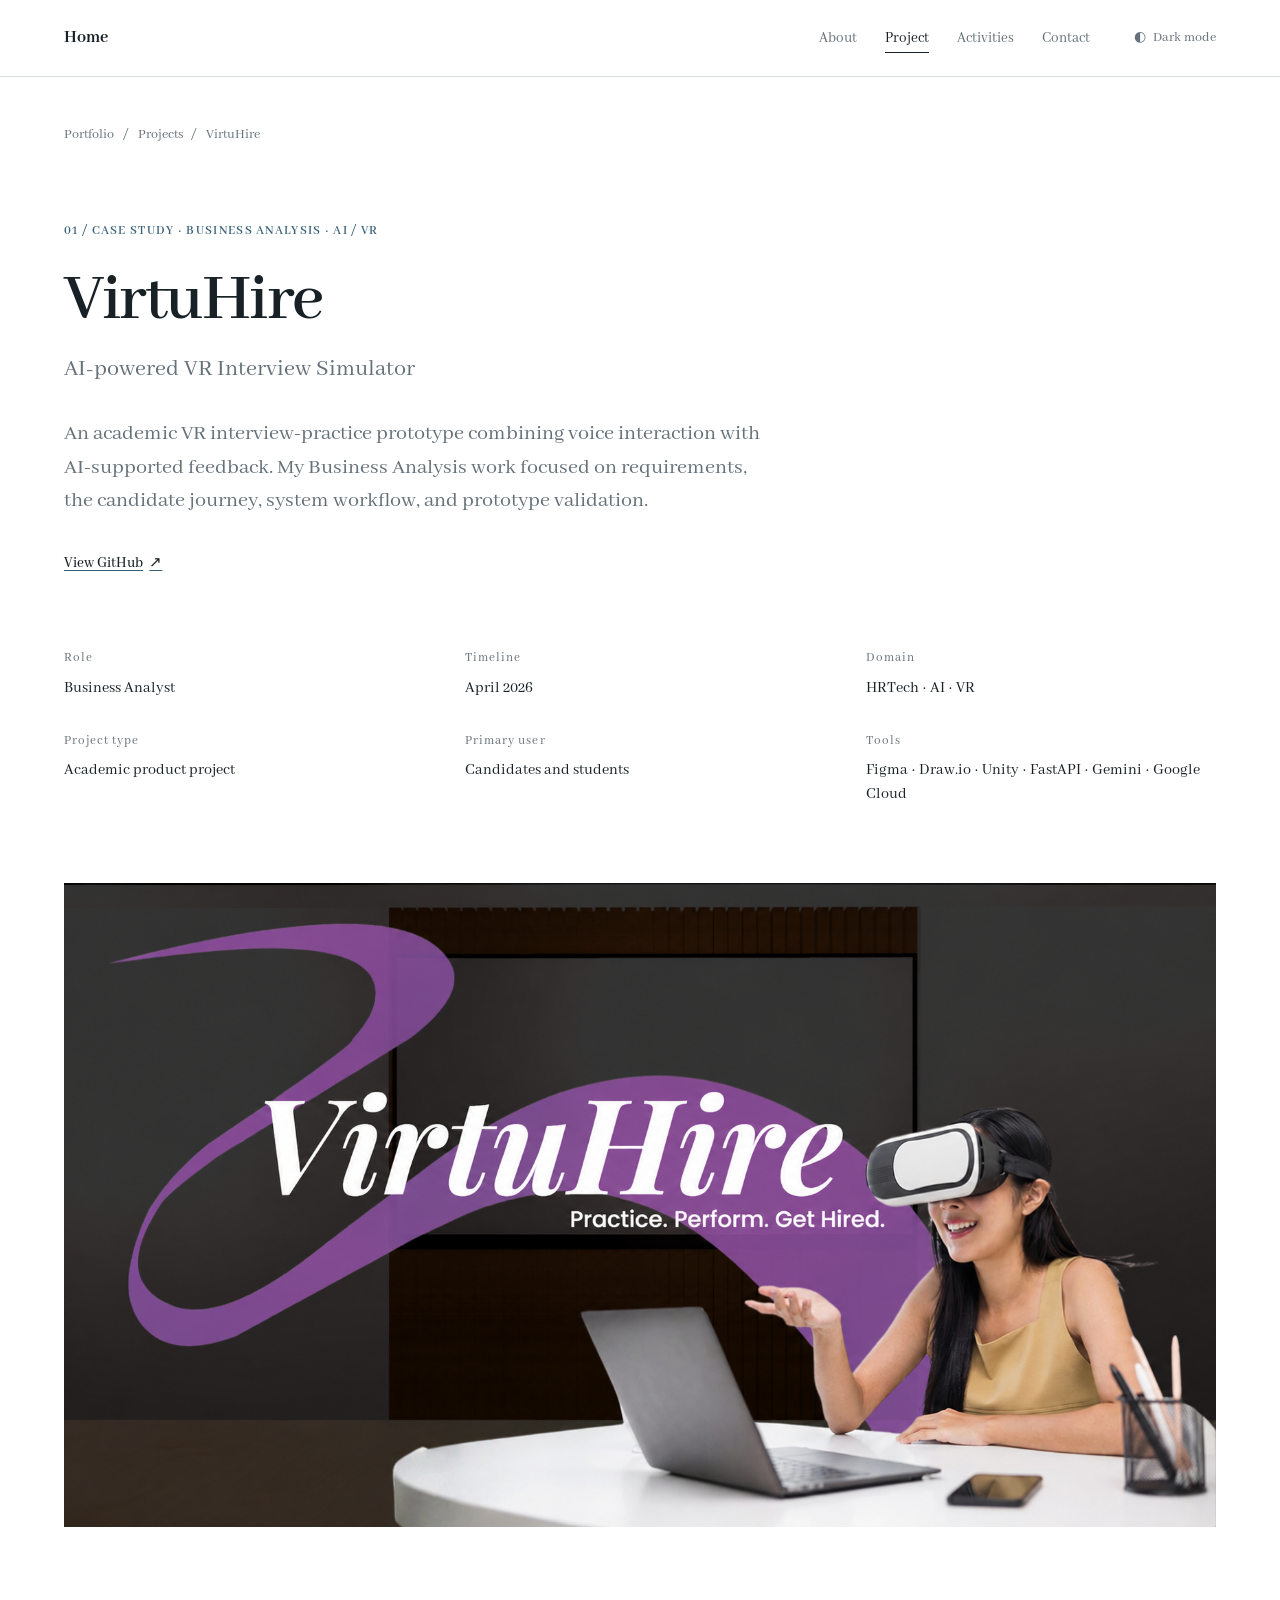
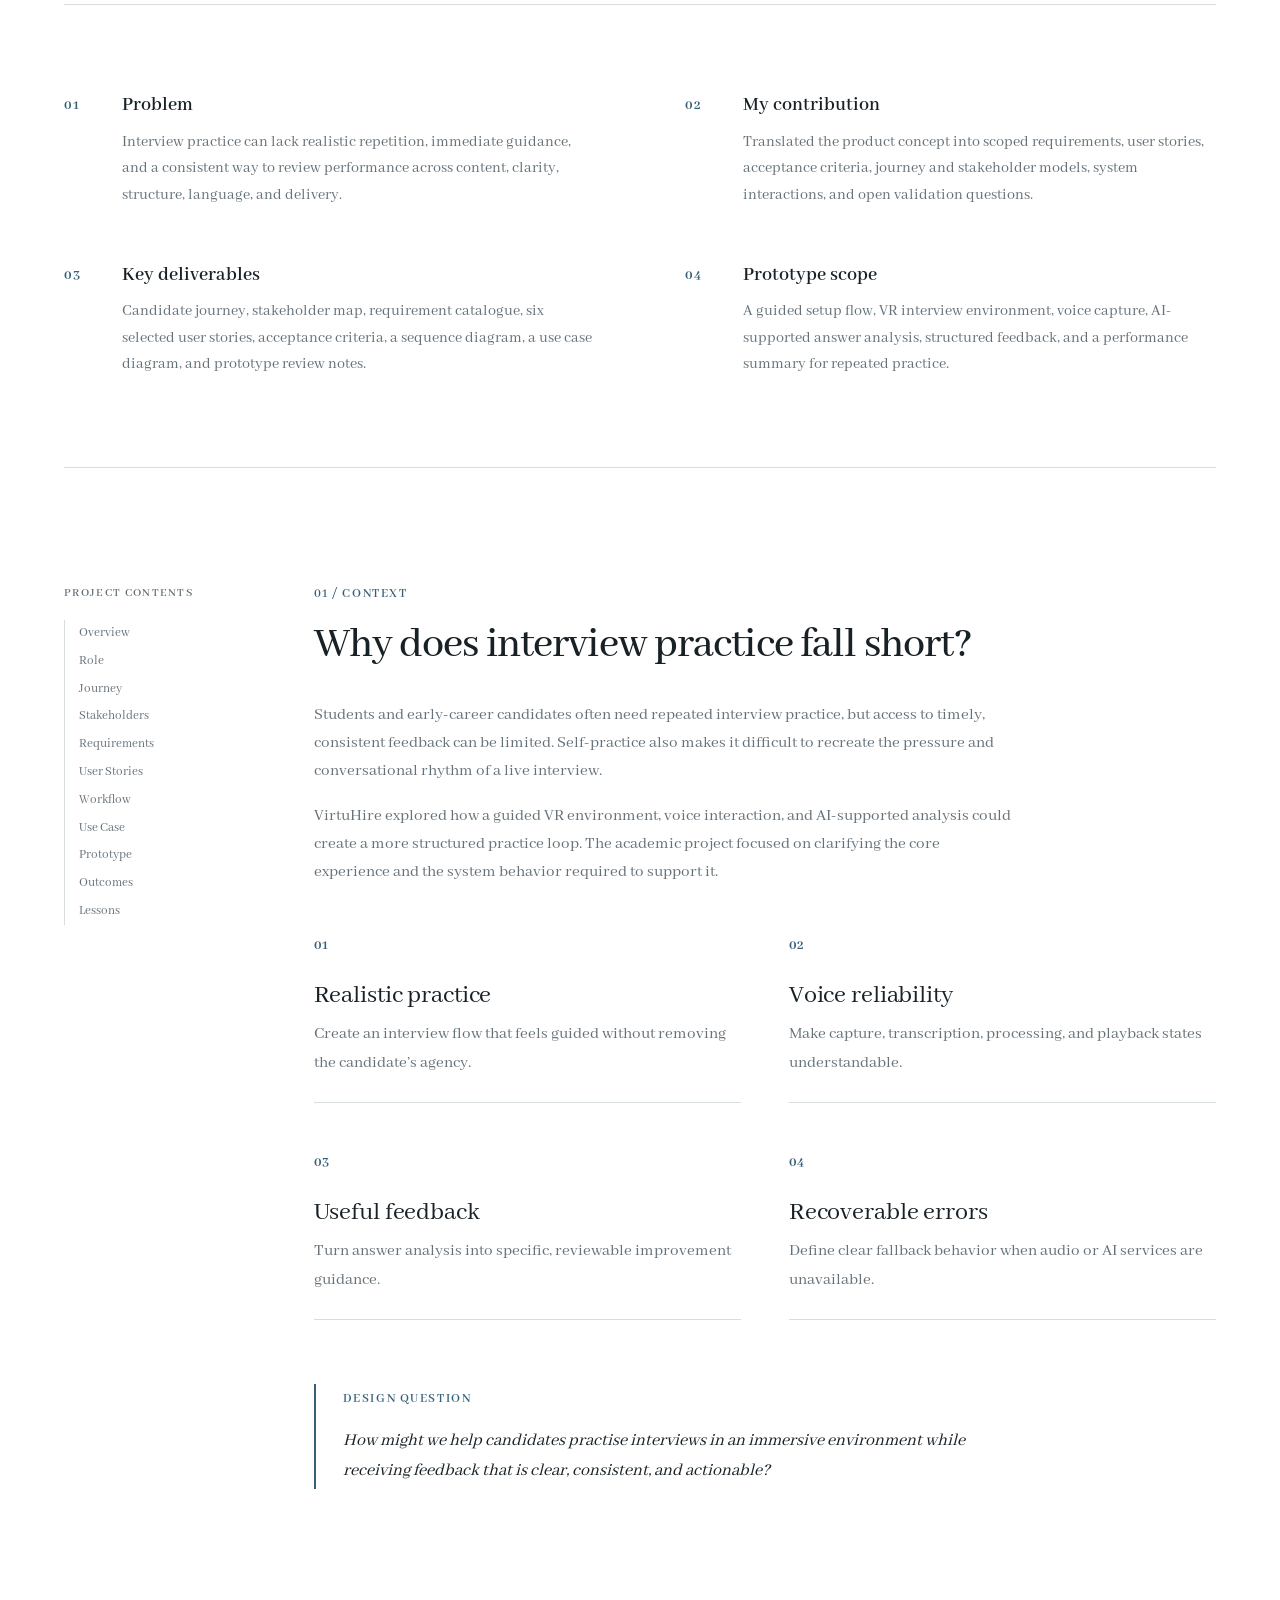
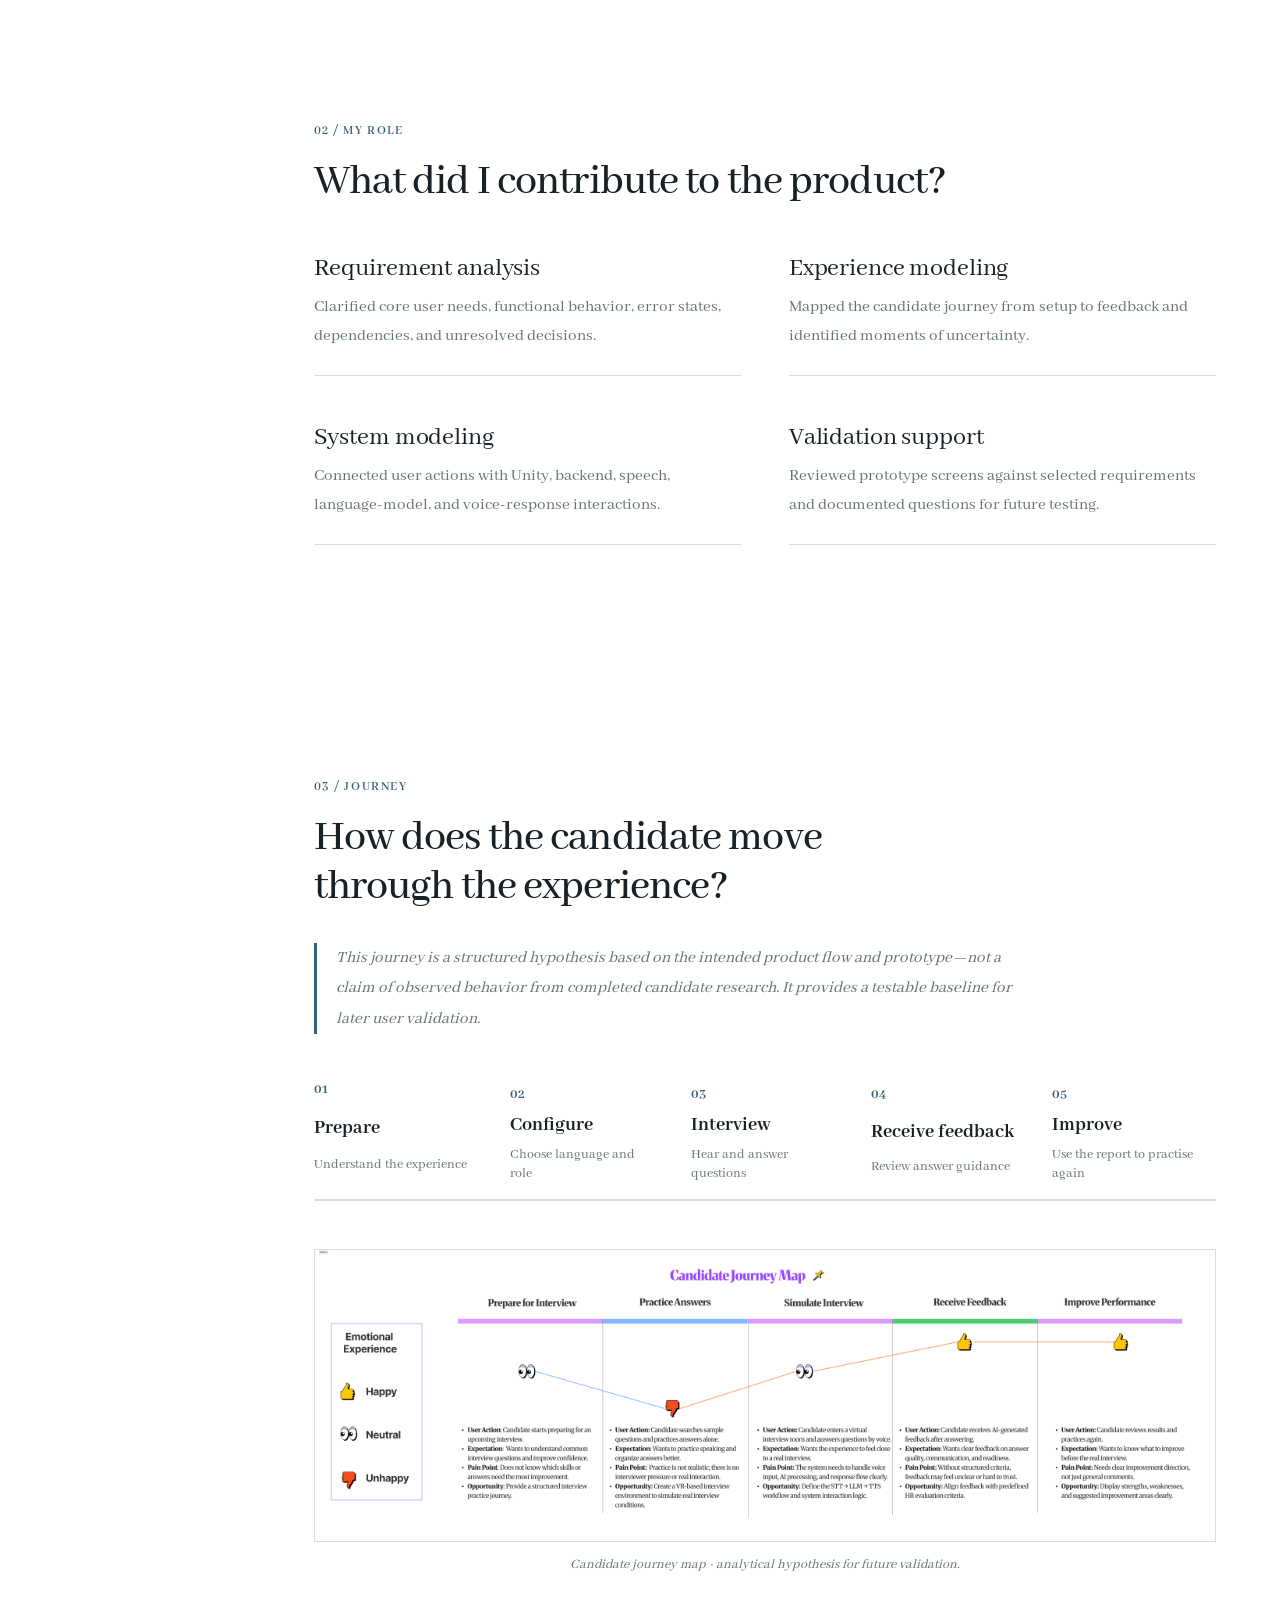
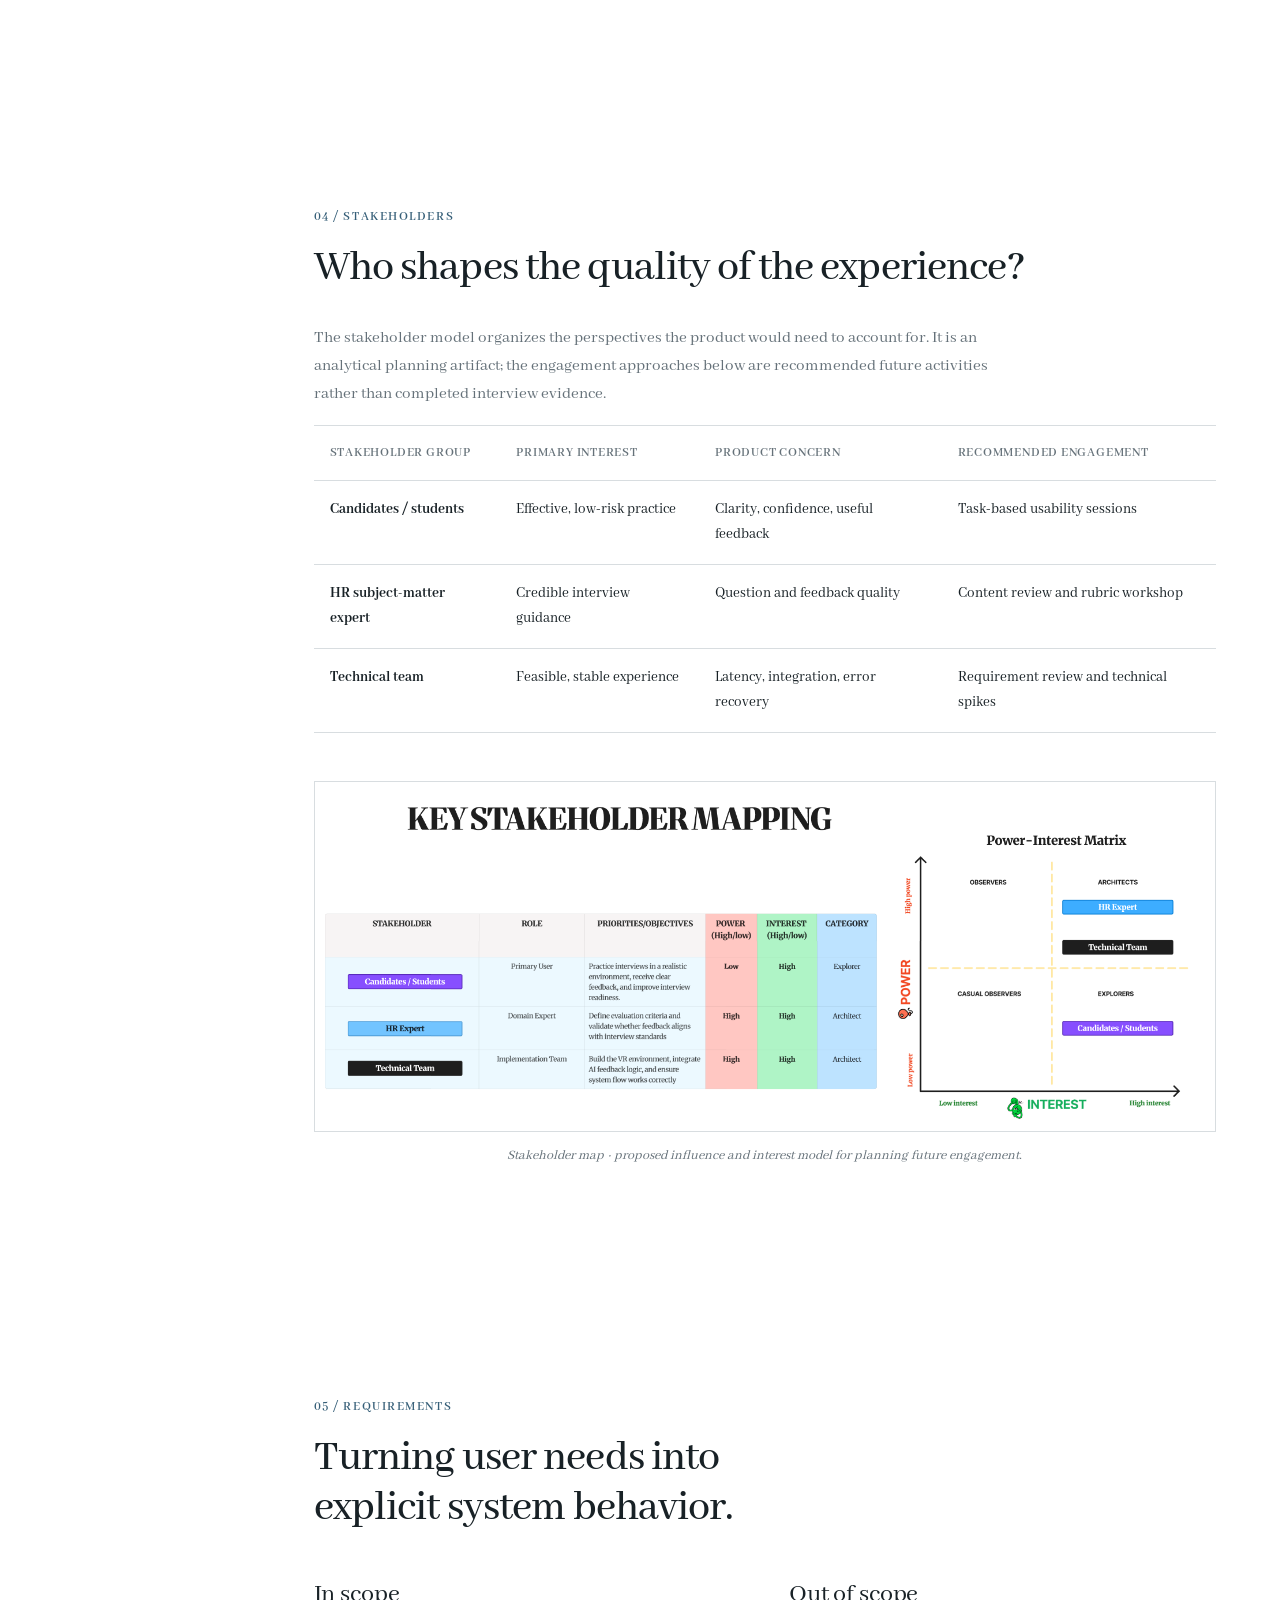
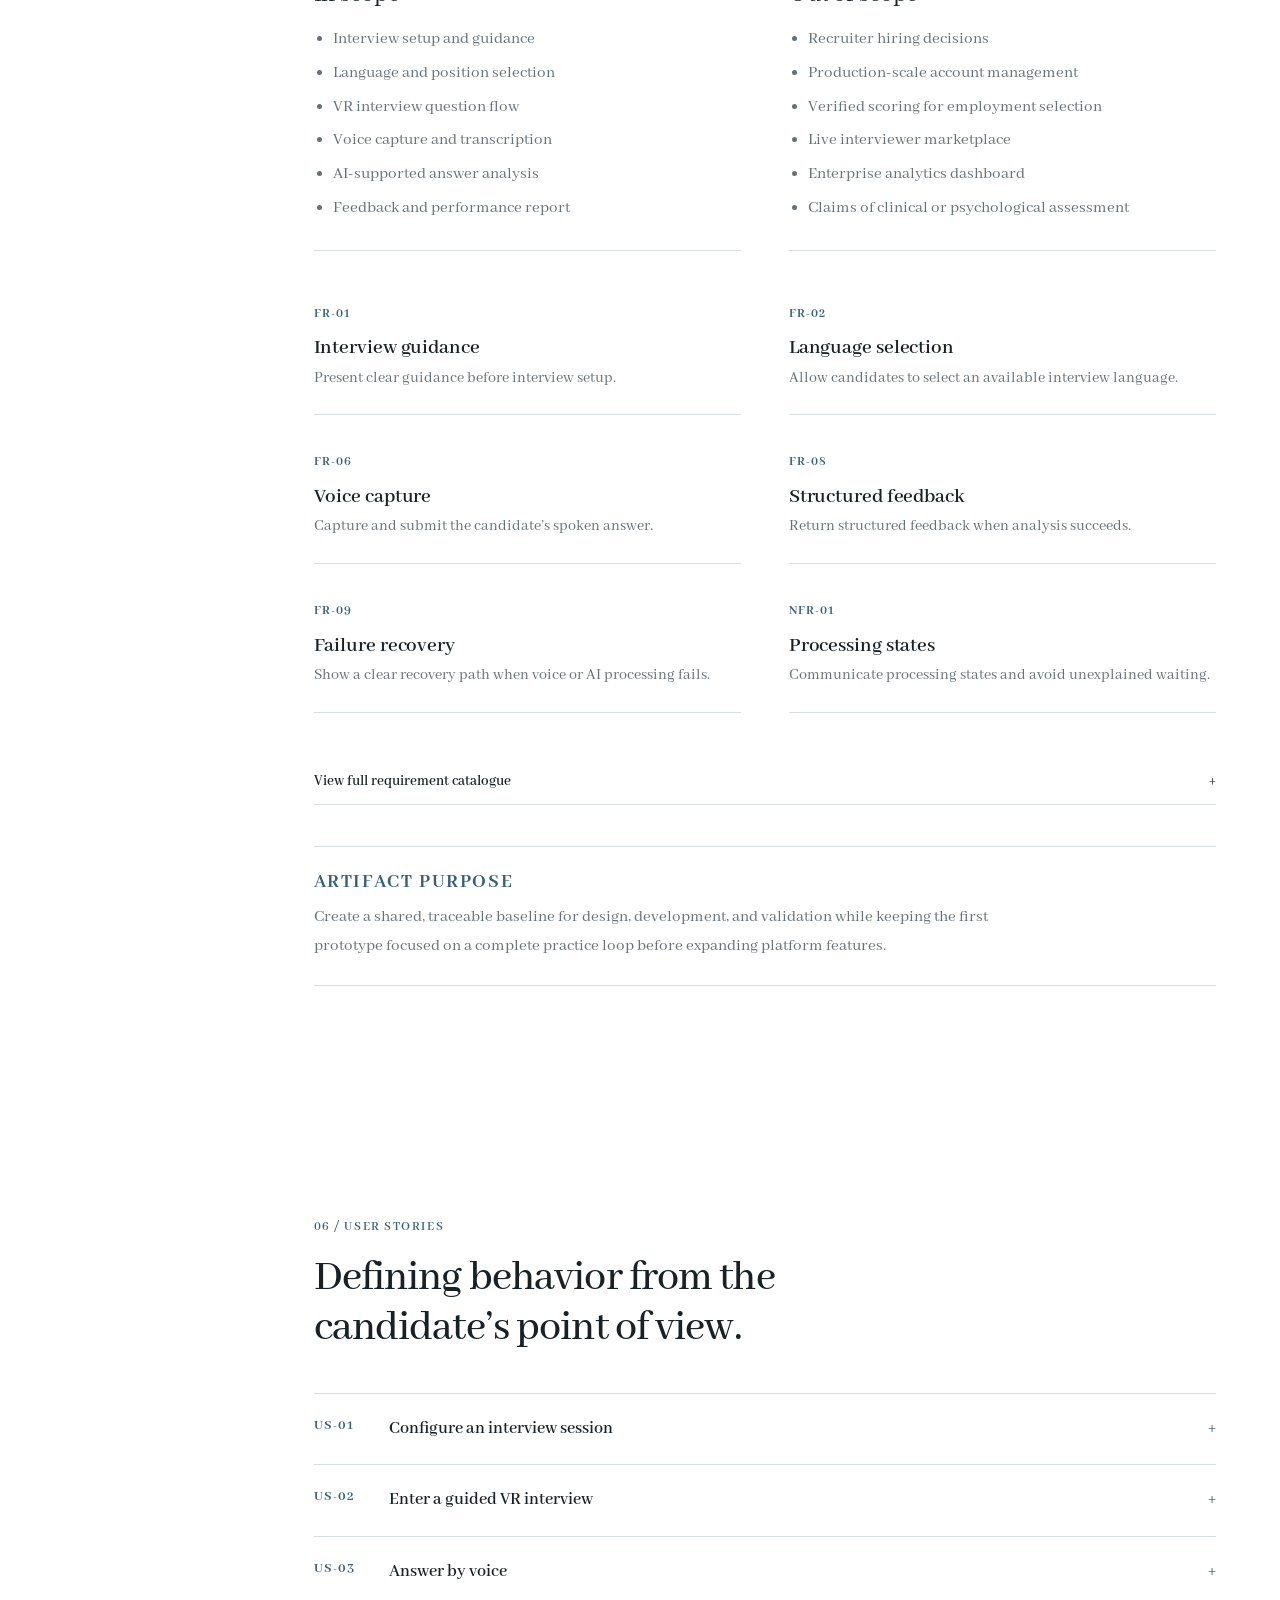
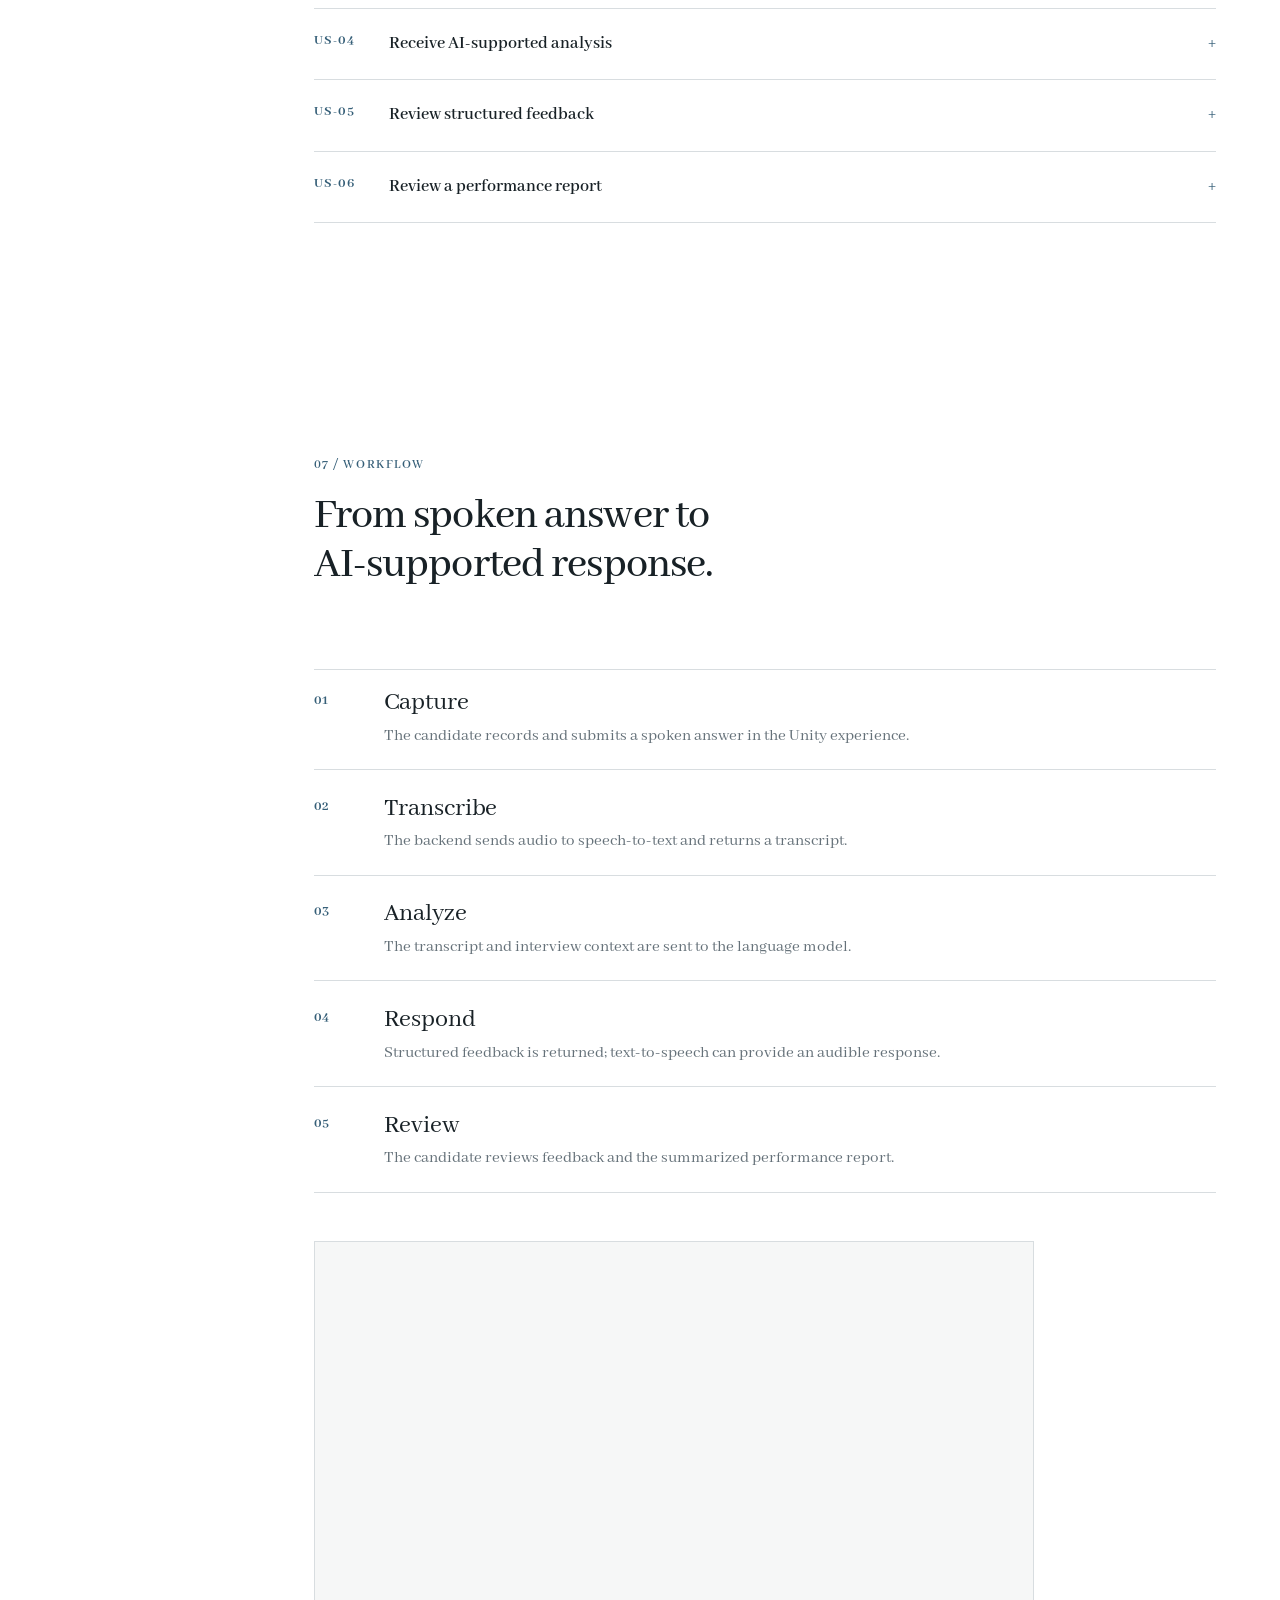
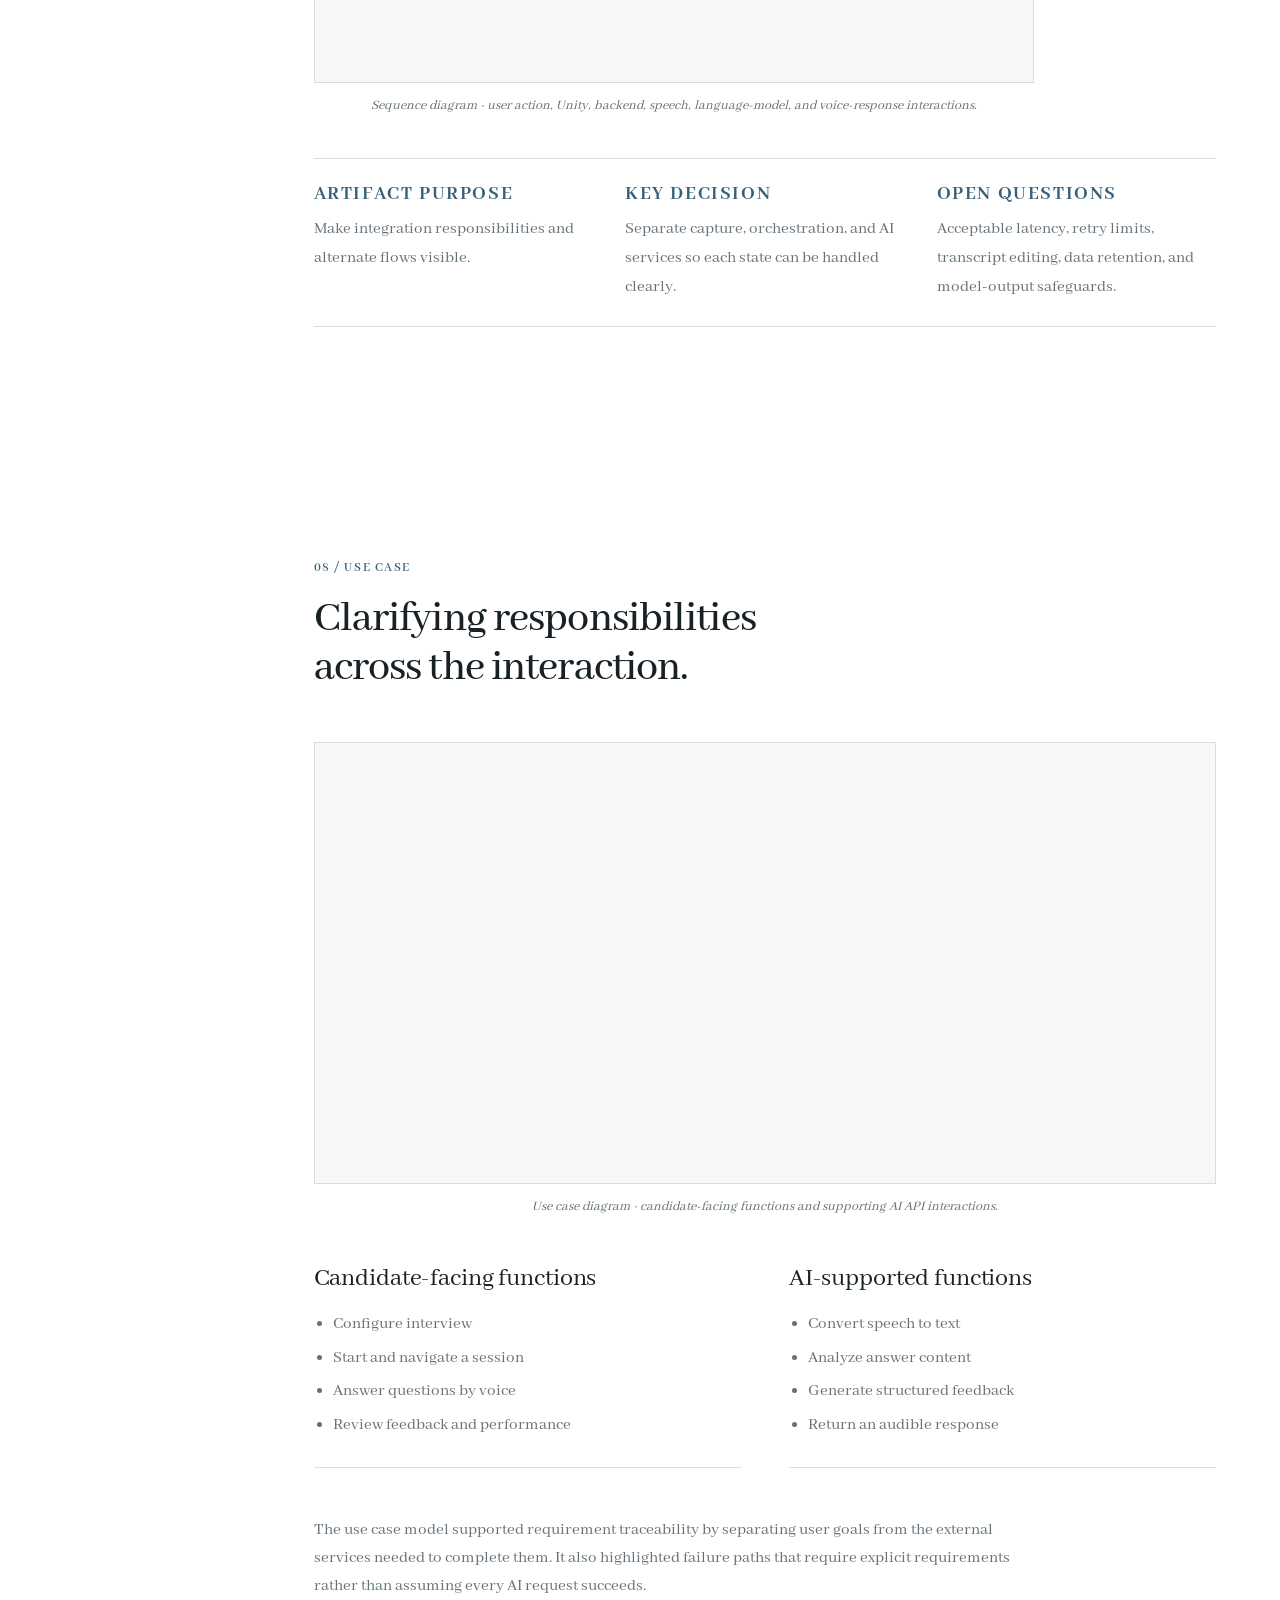
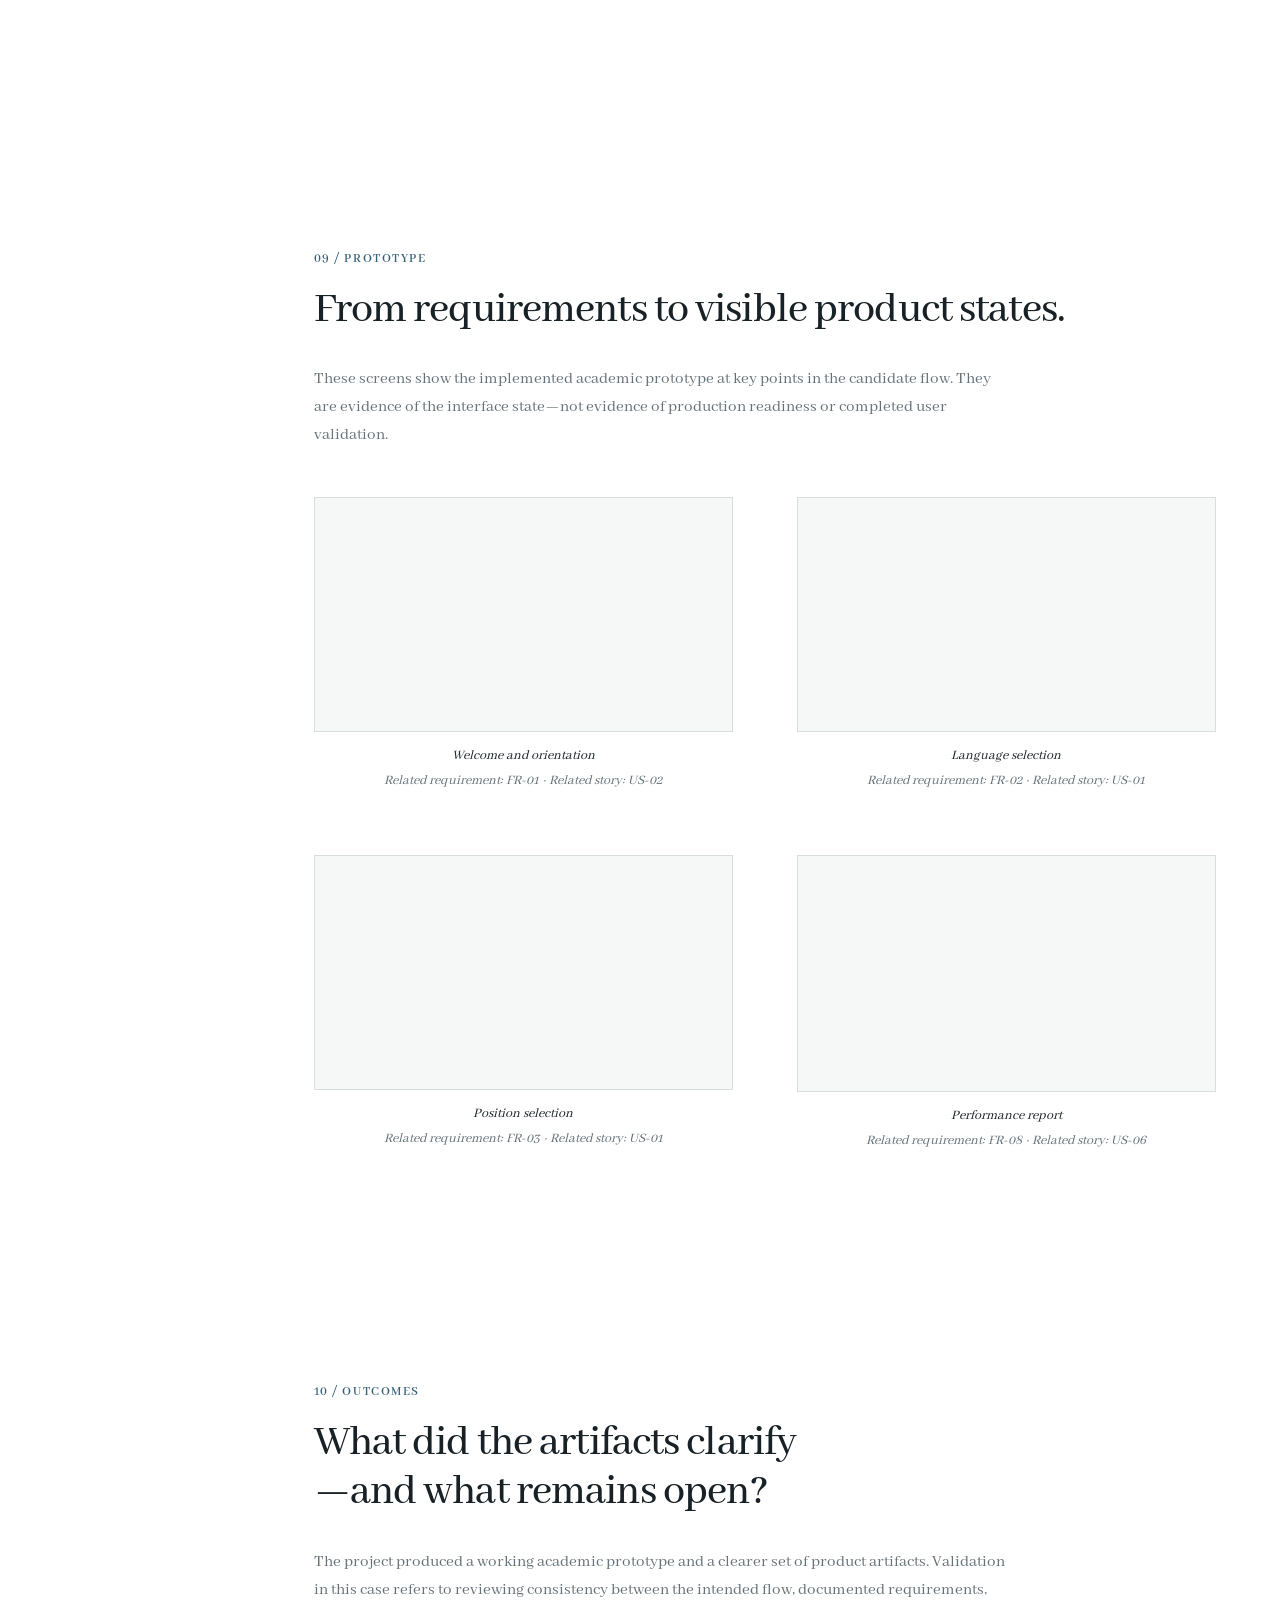
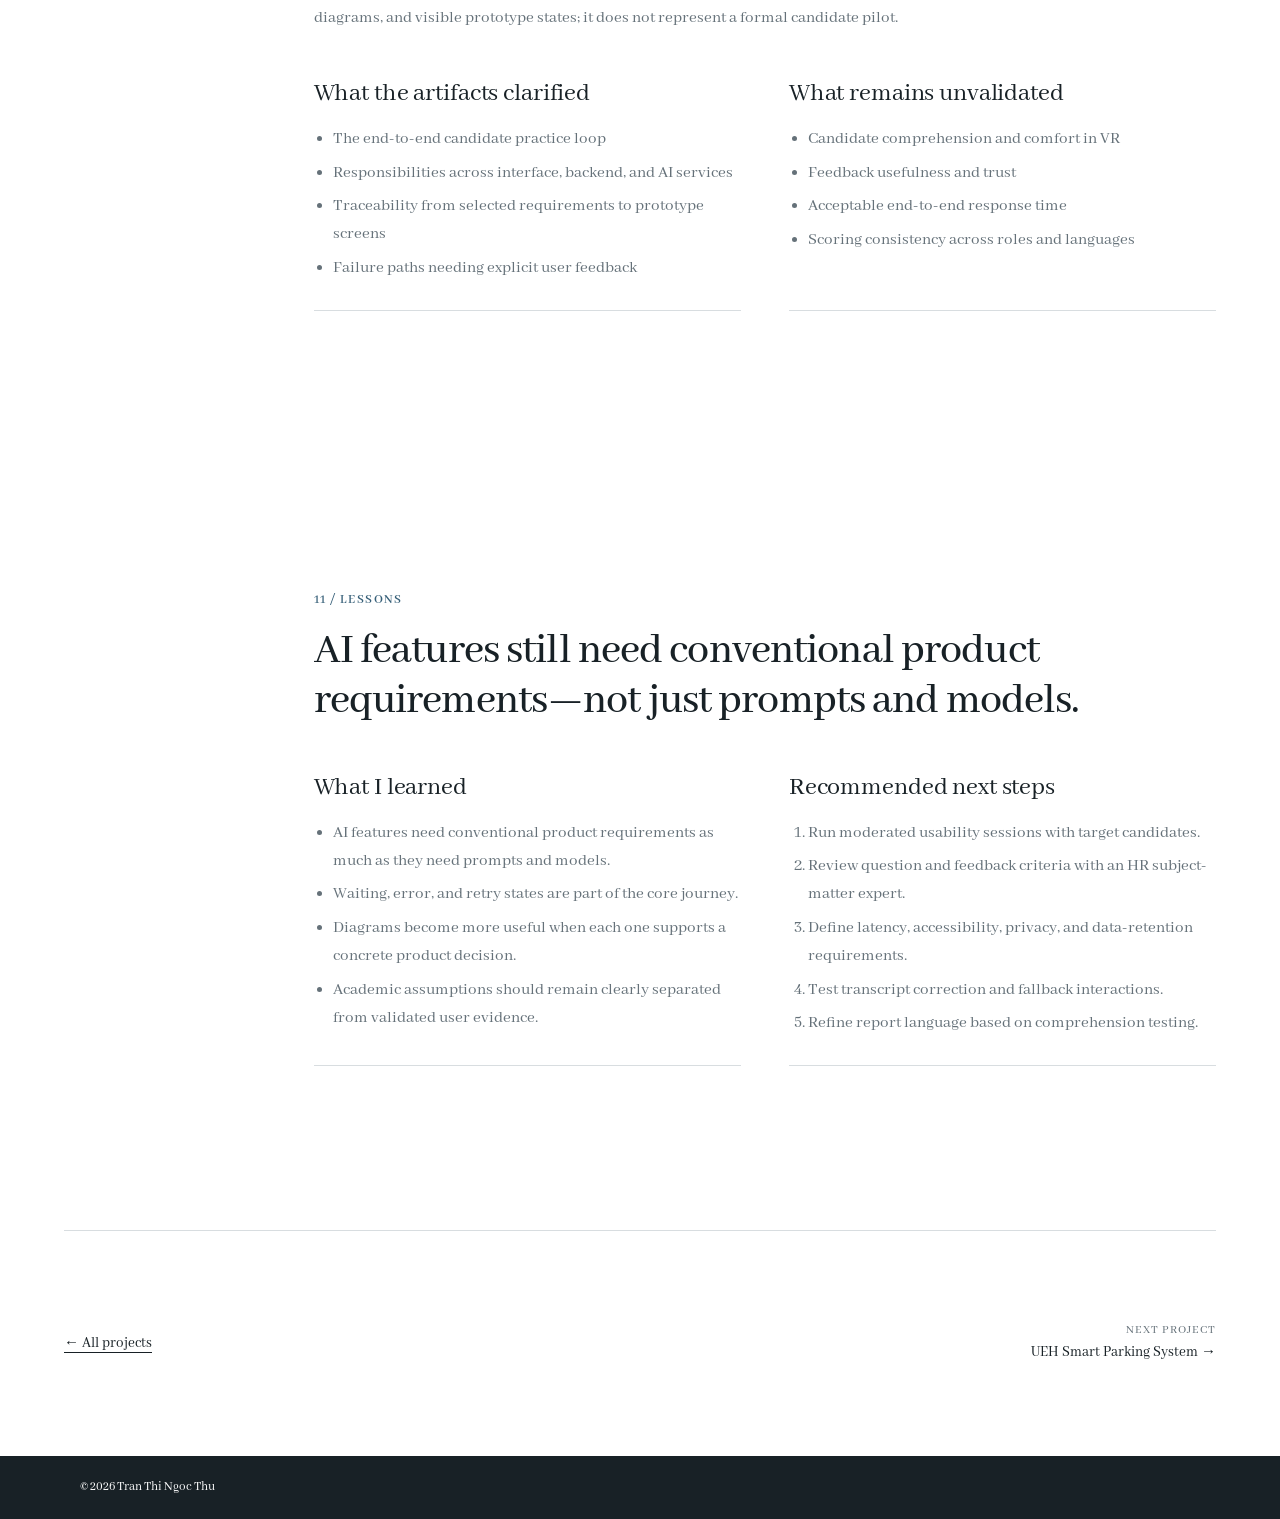
<file: projects/virtuhire.html>
<!doctype html>
<html lang="en">
<head>
  <meta charset="utf-8">
  <meta name="viewport" content="width=device-width, initial-scale=1">
  <meta name="description" content="Business Analyst case study of VirtuHire, an academic VR interview simulation prototype featuring requirement analysis, candidate-journey mapping, user stories, use cases, and an STT–LLM–TTS workflow.">
  <meta name="theme-color" content="#f0f2f3">
  <meta property="og:title" content="VirtuHire Case Study | Tran Thi Ngoc Thu">
  <meta property="og:description" content="Requirements, candidate journey, workflows, use cases, and prototype evidence for the VirtuHire academic project.">
  <meta property="og:type" content="article">
  <meta property="og:url" content="https://tran-thi-ngoc-thu-portfolio.vercel.app/projects/virtuhire.html">
  <link rel="canonical" href="https://tran-thi-ngoc-thu-portfolio.vercel.app/projects/virtuhire.html">
  <link rel="icon" href="../assets/images/favicon.svg" type="image/svg+xml">
  <link rel="stylesheet" href="../assets/css/style.css">
  <link rel="stylesheet" href="../assets/css/virtuhire.css">
  <script src="../assets/js/main.js" defer></script>
  <script src="../assets/js/virtuhire.js" defer></script>
  <title>VirtuHire Case Study | Tran Thi Ngoc Thu</title>
</head>
<body class="case-study-page">
  <a class="skip-link" href="#main-content">Skip to case study</a>

  <header class="site-header">
    <div class="site-header-inner">
      <a class="site-identity" href="../index.html#home" aria-label="Home">Home</a>
      <button class="menu-toggle" type="button" aria-expanded="false" aria-controls="site-navigation">
        <span>Menu</span><span aria-hidden="true">+</span>
      </button>
      <div class="nav-panel" id="site-navigation">
        <nav class="primary-nav" aria-label="Primary navigation">
          <a href="../index.html#about">About</a>
          <a href="../index.html#projects" aria-current="page">Project</a>
          <a href="../index.html#achievements">Activities</a>
          <a href="../index.html#contact">Contact</a>
        </nav>
        <button class="theme-toggle" type="button" aria-label="Switch to dark mode" aria-pressed="false">
          <span aria-hidden="true">◐</span> <span>Dark mode</span>
        </button>
      </div>
    </div>
  </header>

  <main id="main-content">
    <article class="case-study">
      <header class="case-hero case-container" id="overview">
        <nav class="breadcrumbs" aria-label="Breadcrumb">
          <a href="../index.html">Portfolio</a><span aria-hidden="true">/</span>
          <a href="../index.html#projects">Projects</a><span aria-hidden="true">/</span>
          <span aria-current="page">VirtuHire</span>
        </nav>

        <div class="project-heading">
          <div class="project-classification" aria-label="Project classification">
            <p>01 / Case study · Business Analysis · AI / VR</p>
          </div>
          <div class="project-heading-copy">
            <h1>VirtuHire</h1>
            <p class="hero-subtitle">AI-powered VR Interview Simulator</p>
            <p class="hero-summary">An academic VR interview-practice prototype combining voice interaction with AI-supported feedback. My Business Analysis work focused on requirements, the candidate journey, system workflow, and prototype validation.</p>
            <a class="project-source-link" href="https://github.com/tranthingocthuolv1234-cmyk/VirtuHire" target="_blank" rel="noreferrer">View GitHub <span aria-hidden="true">↗</span></a>
          </div>
        </div>

        <aside class="project-meta" aria-label="Project metadata">
          <dl>
            <div><dt>Role</dt><dd>Business Analyst</dd></div>
            <div><dt>Timeline</dt><dd>April 2026</dd></div>
            <div><dt>Domain</dt><dd>HRTech · AI · VR</dd></div>
            <div><dt>Project type</dt><dd>Academic product project</dd></div>
            <div><dt>Primary user</dt><dd>Candidates and students</dd></div>
            <div><dt>Tools</dt><dd>Figma · Draw.io · Unity · FastAPI · Gemini · Google Cloud</dd></div>
          </dl>
        </aside>

        <figure class="hero-visual">
          <button class="image-button" type="button" data-lightbox-src="../assets/images/virtuhire/VirtuHire interface overview.png" data-lightbox-alt="VirtuHire visual showing a candidate using a VR headset for interview practice">
            <img src="../assets/images/virtuhire/VirtuHire interface overview.png" alt="VirtuHire visual showing a candidate using a VR headset for interview practice" width="1680" height="943">
            <span>Open full image</span>
          </button>
        </figure>
      </header>

      <section class="case-section case-container glance" aria-labelledby="glance-title">
        <h2 class="visually-hidden" id="glance-title">Project summary</h2>
        <div class="glance-grid">
          <article><span class="glance-number">01</span><div><h3>Problem</h3><p>Interview practice can lack realistic repetition, immediate guidance, and a consistent way to review performance across content, clarity, structure, language, and delivery.</p></div></article>
          <article><span class="glance-number">02</span><div><h3>My contribution</h3><p>Translated the product concept into scoped requirements, user stories, acceptance criteria, journey and stakeholder models, system interactions, and open validation questions.</p></div></article>
          <article><span class="glance-number">03</span><div><h3>Key deliverables</h3><p>Candidate journey, stakeholder map, requirement catalogue, six selected user stories, acceptance criteria, a sequence diagram, a use case diagram, and prototype review notes.</p></div></article>
          <article><span class="glance-number">04</span><div><h3>Prototype scope</h3><p>A guided setup flow, VR interview environment, voice capture, AI-supported answer analysis, structured feedback, and a performance summary for repeated practice.</p></div></article>
        </div>
      </section>

      <div class="case-body case-container">
        <aside class="case-toc" aria-label="Project contents">
          <details open>
            <summary>Project contents</summary>
            <nav>
              <a href="#problem">Overview</a>
              <a href="#role">Role</a>
              <a href="#journey">Journey</a>
              <a href="#stakeholders">Stakeholders</a>
              <a href="#requirements">Requirements</a>
              <a href="#user-stories">User Stories</a>
              <a href="#workflow">Workflow</a>
              <a href="#use-case">Use Case</a>
              <a href="#prototype">Prototype</a>
              <a href="#outcomes">Outcomes</a>
              <a href="#lessons">Lessons</a>
            </nav>
          </details>
        </aside>

        <div class="case-content">
          <section class="case-section" id="problem" aria-labelledby="problem-title" data-case-section>
            <p class="case-eyebrow">01 / Context</p>
            <h2 class="case-major-title" id="problem-title">Why does interview practice fall short?</h2>
            <p>Students and early-career candidates often need repeated interview practice, but access to timely, consistent feedback can be limited. Self-practice also makes it difficult to recreate the pressure and conversational rhythm of a live interview.</p>
            <p>VirtuHire explored how a guided VR environment, voice interaction, and AI-supported analysis could create a more structured practice loop. The academic project focused on clarifying the core experience and the system behavior required to support it.</p>

            <div class="challenge-grid" aria-label="Key challenges">
              <article><span>01</span><h3>Realistic practice</h3><p>Create an interview flow that feels guided without removing the candidate’s agency.</p></article>
              <article><span>02</span><h3>Voice reliability</h3><p>Make capture, transcription, processing, and playback states understandable.</p></article>
              <article><span>03</span><h3>Useful feedback</h3><p>Turn answer analysis into specific, reviewable improvement guidance.</p></article>
              <article><span>04</span><h3>Recoverable errors</h3><p>Define clear fallback behavior when audio or AI services are unavailable.</p></article>
            </div>

            <blockquote class="design-question">
              <span>Design question</span>
              <p>How might we help candidates practise interviews in an immersive environment while receiving feedback that is clear, consistent, and actionable?</p>
            </blockquote>
          </section>

          <section class="case-section" id="role" aria-labelledby="role-title" data-case-section>
            <p class="case-eyebrow">02 / My role</p>
            <h2 class="case-major-title" id="role-title">What did I contribute to the product?</h2>
            <div class="role-grid">
              <article><h3>Requirement analysis</h3><p>Clarified core user needs, functional behavior, error states, dependencies, and unresolved decisions.</p></article>
              <article><h3>Experience modeling</h3><p>Mapped the candidate journey from setup to feedback and identified moments of uncertainty.</p></article>
              <article><h3>System modeling</h3><p>Connected user actions with Unity, backend, speech, language-model, and voice-response interactions.</p></article>
              <article><h3>Validation support</h3><p>Reviewed prototype screens against selected requirements and documented questions for future testing.</p></article>
            </div>
          </section>

          <section class="case-section" id="journey" aria-labelledby="journey-title" data-case-section>
            <p class="case-eyebrow">03 / Journey</p>
            <h2 class="case-major-title" id="journey-title">How does the candidate move through the experience?</h2>
            <p class="artifact-note">This journey is a structured hypothesis based on the intended product flow and prototype—not a claim of observed behavior from completed candidate research. It provides a testable baseline for later user validation.</p>
            <ol class="journey-stages">
              <li><span>01</span><strong>Prepare</strong><small>Understand the experience</small></li>
              <li><span>02</span><strong>Configure</strong><small>Choose language and role</small></li>
              <li><span>03</span><strong>Interview</strong><small>Hear and answer questions</small></li>
              <li><span>04</span><strong>Receive feedback</strong><small>Review answer guidance</small></li>
              <li><span>05</span><strong>Improve</strong><small>Use the report to practise again</small></li>
            </ol>
            <figure class="artifact-figure">
              <button class="image-button" type="button" data-lightbox-src="../assets/images/virtuhire/candidate-journey-map.png" data-lightbox-alt="Candidate journey map for the VirtuHire interview practice flow">
                <img src="../assets/images/virtuhire/candidate-journey-map.png" alt="Candidate journey map for the VirtuHire interview practice flow" loading="lazy" width="7280" height="1257">
                <span>Open full image</span>
              </button>
              <figcaption>Candidate journey map · analytical hypothesis for future validation.</figcaption>
            </figure>
          </section>

          <section class="case-section" id="stakeholders" aria-labelledby="stakeholders-title" data-case-section>
            <p class="case-eyebrow">04 / Stakeholders</p>
            <h2 class="case-major-title" id="stakeholders-title">Who shapes the quality of the experience?</h2>
            <p>The stakeholder model organizes the perspectives the product would need to account for. It is an analytical planning artifact; the engagement approaches below are recommended future activities rather than completed interview evidence.</p>
            <div class="table-scroll" tabindex="0" role="region" aria-label="Stakeholder analysis table">
              <table>
                <thead><tr><th>Stakeholder group</th><th>Primary interest</th><th>Product concern</th><th>Recommended engagement</th></tr></thead>
                <tbody>
                  <tr><th scope="row">Candidates / students</th><td>Effective, low-risk practice</td><td>Clarity, confidence, useful feedback</td><td>Task-based usability sessions</td></tr>
                  <tr><th scope="row">HR subject-matter expert</th><td>Credible interview guidance</td><td>Question and feedback quality</td><td>Content review and rubric workshop</td></tr>
                  <tr><th scope="row">Technical team</th><td>Feasible, stable experience</td><td>Latency, integration, error recovery</td><td>Requirement review and technical spikes</td></tr>
                </tbody>
              </table>
            </div>
            <figure class="artifact-figure compact-artifact">
              <button class="image-button" type="button" data-lightbox-src="../assets/images/virtuhire/stakeholder-map.png" data-lightbox-alt="VirtuHire stakeholder mapping matrix">
                <img src="../assets/images/virtuhire/stakeholder-map.png" alt="VirtuHire stakeholder mapping matrix" loading="lazy" width="1170" height="700">
                <span>Open full image</span>
              </button>
              <figcaption>Stakeholder map · proposed influence and interest model for planning future engagement.</figcaption>
            </figure>
          </section>

          <section class="case-section" id="requirements" aria-labelledby="requirements-title" data-case-section>
            <p class="case-eyebrow">05 / Requirements</p>
            <h2 class="case-major-title" id="requirements-title">Turning user needs into explicit system behavior.</h2>
            <div class="scope-grid">
              <article><h3>In scope</h3><ul><li>Interview setup and guidance</li><li>Language and position selection</li><li>VR interview question flow</li><li>Voice capture and transcription</li><li>AI-supported answer analysis</li><li>Feedback and performance report</li></ul></article>
              <article><h3>Out of scope</h3><ul><li>Recruiter hiring decisions</li><li>Production-scale account management</li><li>Verified scoring for employment selection</li><li>Live interviewer marketplace</li><li>Enterprise analytics dashboard</li><li>Claims of clinical or psychological assessment</li></ul></article>
            </div>

            <div class="representative-grid" aria-label="Representative requirements">
              <article><span>FR-01</span><h3>Interview guidance</h3><p>Present clear guidance before interview setup.</p></article>
              <article><span>FR-02</span><h3>Language selection</h3><p>Allow candidates to select an available interview language.</p></article>
              <article><span>FR-06</span><h3>Voice capture</h3><p>Capture and submit the candidate’s spoken answer.</p></article>
              <article><span>FR-08</span><h3>Structured feedback</h3><p>Return structured feedback when analysis succeeds.</p></article>
              <article><span>FR-09</span><h3>Failure recovery</h3><p>Show a clear recovery path when voice or AI processing fails.</p></article>
              <article><span>NFR-01</span><h3>Processing states</h3><p>Communicate processing states and avoid unexplained waiting.</p></article>
            </div>
            <details class="deep-dive">
              <summary>View full requirement catalogue <span aria-hidden="true">+</span></summary>
              <div class="table-scroll" tabindex="0" role="region" aria-label="Full requirements table">
              <table class="requirements-table">
                <thead><tr><th>ID</th><th>Requirement</th><th>Type</th><th>Priority</th><th>Validation note</th></tr></thead>
                <tbody>
                  <tr><td>FR-01</td><td>The system shall present guidance before interview setup.</td><td>Functional</td><td>Not specified</td><td>Visible in welcome screen</td></tr>
                  <tr><td>FR-02</td><td>The candidate shall be able to select an available interview language.</td><td>Functional</td><td>Not specified</td><td>Visible in language screen</td></tr>
                  <tr><td>FR-03</td><td>The candidate shall be able to select a target position.</td><td>Functional</td><td>Not specified</td><td>Visible in position screen</td></tr>
                  <tr><td>FR-04</td><td>The system shall prevent interview start when required setup is incomplete.</td><td>Functional</td><td>Not specified</td><td>Requires interaction testing</td></tr>
                  <tr><td>FR-05</td><td>The system shall present interview questions in the VR session.</td><td>Functional</td><td>Not specified</td><td>Workflow represented</td></tr>
                  <tr><td>FR-06</td><td>The system shall capture and submit the candidate’s spoken answer.</td><td>Functional</td><td>Not specified</td><td>Workflow represented</td></tr>
                  <tr><td>FR-07</td><td>The system shall convert a submitted spoken answer into text.</td><td>Integration</td><td>Not specified</td><td>Sequence documented</td></tr>
                  <tr><td>FR-08</td><td>The system shall return structured feedback when analysis succeeds.</td><td>Functional</td><td>Not specified</td><td>Visible in report concept</td></tr>
                  <tr><td>FR-09</td><td>The system shall show a clear recovery message when voice or AI processing fails.</td><td>Error handling</td><td>Not specified</td><td>Requires failure-state test</td></tr>
                  <tr><td>NFR-01</td><td>The interaction shall communicate processing states and avoid unexplained waiting.</td><td>Non-functional</td><td>Not specified</td><td>Latency threshold unresolved</td></tr>
                </tbody>
              </table>
              </div>
            </details>
            <div class="artifact-insight artifact-purpose"><div><h3>Artifact purpose</h3><p>Create a shared, traceable baseline for design, development, and validation while keeping the first prototype focused on a complete practice loop before expanding platform features.</p></div></div>
          </section>

          <section class="case-section" id="user-stories" aria-labelledby="stories-title" data-case-section>
            <p class="case-eyebrow">06 / User stories</p>
            <h2 class="case-major-title" id="stories-title">Defining behavior from the candidate’s point of view.</h2>
            <div class="story-list">
              <details>
                <summary><span>US-01</span> Configure an interview session</summary>
                <div><p>As a candidate, I want to configure my interview language and target position so that the practice session matches my needs.</p><ul><li>Given the candidate opens setup, when the options load, then available languages and positions are displayed and can be selected.</li><li>Given required setup is complete, when Start Interview is selected, then the simulation begins.</li><li>Given setup is incomplete, when the candidate attempts to start, then clear validation is shown.</li></ul></div>
              </details>
              <details>
                <summary><span>US-02</span> Enter a guided VR interview</summary>
                <div><p>As a candidate, I want to enter a guided VR interview environment so that I can practise in a more realistic context.</p><ul><li>Given the environment loads, when the scene is ready, then the interview setting is displayed.</li><li>Given the interview begins, when the first question is ready, then the system presents it.</li><li>Given the interview is active, when the candidate continues, then the system guides them through the defined flow.</li></ul></div>
              </details>
              <details>
                <summary><span>US-03</span> Answer by voice</summary>
                <div><p>As a candidate, I want to answer interview questions by voice so that the practice resembles a spoken interview.</p><ul><li>Given a question is presented, when the candidate begins speaking, then the system captures the voice input.</li><li>Given the candidate finishes, when the answer is submitted, then it is sent for speech-to-text processing.</li><li>Given transcription succeeds, when text is returned, then it is sent for AI analysis.</li><li>Given voice capture or transcription fails, then a clear message and retry path are shown.</li></ul></div>
              </details>
              <details>
                <summary><span>US-04</span> Receive AI-supported analysis</summary>
                <div><p>As a candidate, I want my answer analyzed against consistent dimensions so that I can understand its quality.</p><ul><li>Given answer text is available, when analysis begins, then predefined dimensions are applied.</li><li>Given analysis succeeds, when results return, then relevance, clarity, structure, and communication are included.</li><li>Given analysis fails, then the system presents a useful fallback state.</li></ul></div>
              </details>
              <details>
                <summary><span>US-05</span> Review structured feedback</summary>
                <div><p>As a candidate, I want structured feedback after answering so that I know what to maintain and improve.</p><ul><li>Given analysis is complete, when feedback is generated, then it follows a consistent structure.</li><li>Given feedback is displayed, when the candidate reviews it, then strengths, weaknesses, and improvement guidance are visible.</li><li>Given feedback is invalid or a service issue occurs, then a fallback message is shown.</li></ul></div>
              </details>
              <details>
                <summary><span>US-06</span> Review a performance report</summary>
                <div><p>As a candidate, I want a performance report so that I can review the session and plan another practice attempt.</p><ul><li>Given the session is complete, when the result is opened, then a performance report is displayed.</li><li>Given the report is visible, when it is reviewed, then a summary and suggestions are available.</li><li>Given the candidate chooses to practise again, when returning to setup, then a new session can be configured.</li></ul></div>
              </details>
            </div>
          </section>

          <section class="case-section" id="workflow" aria-labelledby="workflow-title" data-case-section>
            <p class="case-eyebrow">07 / Workflow</p>
            <h2 class="case-major-title" id="workflow-title">From spoken answer to AI-supported response.</h2>
            <figure class="artifact-figure portrait-artifact">
              <button class="image-button" type="button" data-lightbox-src="../assets/images/virtuhire/sequence-diagram.png" data-lightbox-alt="Sequence diagram showing the VirtuHire voice and AI workflow">
                <img src="../assets/images/virtuhire/sequence-diagram.png" alt="Sequence diagram showing the VirtuHire voice and AI workflow" loading="lazy" width="1500" height="2117">
                <span>Open full image</span>
              </button>
              <figcaption>Sequence diagram · user action, Unity, backend, speech, language-model, and voice-response interactions.</figcaption>
            </figure>
            <ol class="workflow-stages">
              <li><span>01</span><div><h3>Capture</h3><p>The candidate records and submits a spoken answer in the Unity experience.</p></div></li>
              <li><span>02</span><div><h3>Transcribe</h3><p>The backend sends audio to speech-to-text and returns a transcript.</p></div></li>
              <li><span>03</span><div><h3>Analyze</h3><p>The transcript and interview context are sent to the language model.</p></div></li>
              <li><span>04</span><div><h3>Respond</h3><p>Structured feedback is returned; text-to-speech can provide an audible response.</p></div></li>
              <li><span>05</span><div><h3>Review</h3><p>The candidate reviews feedback and the summarized performance report.</p></div></li>
            </ol>
            <div class="artifact-insight three-up"><div><h3>Artifact purpose</h3><p>Make integration responsibilities and alternate flows visible.</p></div><div><h3>Key decision</h3><p>Separate capture, orchestration, and AI services so each state can be handled clearly.</p></div><div><h3>Open questions</h3><p>Acceptable latency, retry limits, transcript editing, data retention, and model-output safeguards.</p></div></div>
          </section>

          <section class="case-section" id="use-case" aria-labelledby="use-case-title" data-case-section>
            <p class="case-eyebrow">08 / Use case</p>
            <h2 class="case-major-title" id="use-case-title">Clarifying responsibilities across the interaction.</h2>
            <figure class="artifact-figure compact-artifact">
              <button class="image-button" type="button" data-lightbox-src="../assets/images/virtuhire/use-case-diagram.png" data-lightbox-alt="VirtuHire use case diagram showing candidate and AI API actors">
                <img src="../assets/images/virtuhire/use-case-diagram.png" alt="VirtuHire use case diagram showing candidate and AI API actors" loading="lazy" width="1630" height="928">
                <span>Open full image</span>
              </button>
              <figcaption>Use case diagram · candidate-facing functions and supporting AI API interactions.</figcaption>
            </figure>
            <div class="function-groups">
              <article><h3>Candidate-facing functions</h3><ul><li>Configure interview</li><li>Start and navigate a session</li><li>Answer questions by voice</li><li>Review feedback and performance</li></ul></article>
              <article><h3>AI-supported functions</h3><ul><li>Convert speech to text</li><li>Analyze answer content</li><li>Generate structured feedback</li><li>Return an audible response</li></ul></article>
            </div>
            <p>The use case model supported requirement traceability by separating user goals from the external services needed to complete them. It also highlighted failure paths that require explicit requirements rather than assuming every AI request succeeds.</p>
          </section>

          <section class="case-section" id="prototype" aria-labelledby="prototype-title" data-case-section>
            <p class="case-eyebrow">09 / Prototype</p>
            <h2 class="case-major-title" id="prototype-title">From requirements to visible product states.</h2>
            <p>These screens show the implemented academic prototype at key points in the candidate flow. They are evidence of the interface state—not evidence of production readiness or completed user validation.</p>
            <div class="prototype-grid">
              <figure>
                <button class="image-button" type="button" data-lightbox-src="../assets/images/virtuhire/welcome-screen.png" data-lightbox-alt="VirtuHire welcome screen in the VR interview environment"><img src="../assets/images/virtuhire/welcome-screen.png" alt="VirtuHire welcome screen in the VR interview environment" loading="lazy" width="2048" height="1143"><span>Open full image</span></button>
                <figcaption><strong>Welcome and orientation</strong><span>Related requirement: FR-01 · Related story: US-02</span></figcaption>
              </figure>
              <figure>
                <button class="image-button" type="button" data-lightbox-src="../assets/images/virtuhire/language-selection.png" data-lightbox-alt="VirtuHire language selection screen"><img src="../assets/images/virtuhire/language-selection.png" alt="VirtuHire language selection screen" loading="lazy" width="2048" height="1143"><span>Open full image</span></button>
                <figcaption><strong>Language selection</strong><span>Related requirement: FR-02 · Related story: US-01</span></figcaption>
              </figure>
              <figure>
                <button class="image-button" type="button" data-lightbox-src="../assets/images/virtuhire/position-selection.png" data-lightbox-alt="VirtuHire position selection screen"><img src="../assets/images/virtuhire/position-selection.png" alt="VirtuHire position selection screen" loading="lazy" width="2048" height="1143"><span>Open full image</span></button>
                <figcaption><strong>Position selection</strong><span>Related requirement: FR-03 · Related story: US-01</span></figcaption>
              </figure>
              <figure>
                <button class="image-button" type="button" data-lightbox-src="../assets/images/virtuhire/performance-report.png" data-lightbox-alt="VirtuHire interview performance report"><img src="../assets/images/virtuhire/performance-report.png" alt="VirtuHire interview performance report" loading="lazy" width="2048" height="1153"><span>Open full image</span></button>
                <figcaption><strong>Performance report</strong><span>Related requirement: FR-08 · Related story: US-06</span></figcaption>
              </figure>
            </div>
          </section>

          <section class="case-section" id="outcomes" aria-labelledby="outcomes-title" data-case-section>
            <p class="case-eyebrow">10 / Outcomes</p>
            <h2 class="case-major-title" id="outcomes-title">What did the artifacts clarify—and what remains open?</h2>
            <p>The project produced a working academic prototype and a clearer set of product artifacts. Validation in this case refers to reviewing consistency between the intended flow, documented requirements, diagrams, and visible prototype states; it does not represent a formal candidate pilot.</p>
            <div class="outcome-grid">
              <article><h3>What the artifacts clarified</h3><ul><li>The end-to-end candidate practice loop</li><li>Responsibilities across interface, backend, and AI services</li><li>Traceability from selected requirements to prototype screens</li><li>Failure paths needing explicit user feedback</li></ul></article>
              <article><h3>What remains unvalidated</h3><ul><li>Candidate comprehension and comfort in VR</li><li>Feedback usefulness and trust</li><li>Acceptable end-to-end response time</li><li>Scoring consistency across roles and languages</li></ul></article>
            </div>
          </section>

          <section class="case-section" id="lessons" aria-labelledby="lessons-title" data-case-section>
            <p class="case-eyebrow">11 / Lessons</p>
            <h2 class="case-major-title" id="lessons-title">AI features still need conventional product requirements—not just prompts and models.</h2>
            <div class="lessons-grid">
              <article><h3>What I learned</h3><ul><li>AI features need conventional product requirements as much as they need prompts and models.</li><li>Waiting, error, and retry states are part of the core journey.</li><li>Diagrams become more useful when each one supports a concrete product decision.</li><li>Academic assumptions should remain clearly separated from validated user evidence.</li></ul></article>
              <article><h3>Recommended next steps</h3><ol><li>Run moderated usability sessions with target candidates.</li><li>Review question and feedback criteria with an HR subject-matter expert.</li><li>Define latency, accessibility, privacy, and data-retention requirements.</li><li>Test transcript correction and fallback interactions.</li><li>Refine report language based on comprehension testing.</li></ol></article>
            </div>
          </section>
        </div>
      </div>

      <nav class="project-navigation case-container" aria-label="Project navigation">
        <a href="../index.html#projects">← All projects</a>
        <a class="next-project" href="parkflow-b.html"><span>Next project</span>UEH Smart Parking System →</a>
      </nav>
    </article>
  </main>

  <footer>
    <div class="section-inner footer-inner">
      <p>© <span id="current-year">2026</span> Tran Thi Ngoc Thu</p>
    </div>
  </footer>

  <dialog class="lightbox" aria-label="Expanded project image">
    <button class="lightbox-close" type="button" aria-label="Close image">Close ×</button>
    <img alt="Expanded project artifact">
  </dialog>
</body>
</html>
</file>
<file: assets/css/style.css>
@import url("https://fonts.googleapis.com/css2?family=Abhaya+Libre:wght@400;500;600;700&display=swap");

/* 1. CSS variables */
:root {
  color-scheme: light;
  --header-height: 76px;
  --bg: #ffffff;
  --surface: #f6f7f7;
  --text: #182126;
  --muted: #657179;
  --accent: #365f78;
  --heading-accent: #2f6684;
  --accent-soft: #dce7ed;
  --border: #d8dde0;
  --serif: "Abhaya Libre", Georgia, serif;
  --sans: "Abhaya Libre", Georgia, serif;
  --max-content: 1120px;
  --page-max: 1200px;
  --page-gutter: clamp(1.5rem, 5vw, 4rem);
  --space-section: clamp(5rem, 9vw, 8rem);
}

/* 2. Reset and base styles */
*, *::before, *::after { box-sizing: border-box; }
html { scroll-behavior: smooth; scroll-padding-top: calc(var(--header-height) + 1.5rem); }
body { margin: 0; background: var(--bg); color: var(--text); font-family: var(--sans); font-size: 17px; line-height: 1.7; }
img { display: block; max-width: 100%; }
a { color: inherit; text-decoration-thickness: 1px; text-underline-offset: .2em; }
button { color: inherit; font: inherit; }

/* 3. Typography */
h1, h2, h3, p { margin-top: 0; }
h1, h2, h3 { font-family: var(--serif); font-weight: 400; line-height: 1.12; }
h1 { max-width: 780px; margin-bottom: 2rem; font-size: 36px; letter-spacing: -.015em; }
h2 { margin-bottom: 1rem; font-size: 26px; letter-spacing: -.01em; }
h3 { font-size: 21px; letter-spacing: -.005em; }
.primary-section-title { grid-column: 1 / -1; max-width: none; margin: 0; color: var(--text); font-family: var(--serif); font-size: 36px; font-weight: 700; letter-spacing: .04em; line-height: 1.15; }
.secondary-heading { margin: 0 0 1rem; color: var(--heading-accent); font-family: var(--serif); font-size: 26px; font-weight: 400; letter-spacing: .025em; line-height: 1.2; }
.primary-heading { margin-bottom: clamp(2.5rem, 4vw, 4rem); }
.section-subtitle { margin: .7rem 0 0; color: var(--muted); font-size: 17px; }
.eyebrow { margin-bottom: 1rem; color: var(--accent); font-size: 14px; font-weight: 700; letter-spacing: .12em; text-transform: uppercase; }
.project-kicker { margin-bottom: 1rem; color: var(--accent); font-size: 14px; font-weight: 700; letter-spacing: .14em; text-transform: uppercase; }

/* 4. Accessibility utilities */
.skip-link { position: fixed; z-index: 100; top: .75rem; left: .75rem; padding: .7rem 1rem; background: var(--text); color: var(--bg); transform: translateY(-200%); }
.skip-link:focus { transform: translateY(0); }
.visually-hidden { position: absolute; width: 1px; height: 1px; padding: 0; overflow: hidden; border: 0; clip: rect(0 0 0 0); white-space: nowrap; }
:focus-visible { outline: 3px solid var(--accent); outline-offset: 4px; }

/* 5. Layout */
.section { padding: clamp(3.5rem, 6vw, 5.5rem) clamp(2rem, 6vw, 6.5rem); border-bottom: 1px solid var(--border); scroll-margin-top: 1rem; }
.section-inner { width: min(100%, var(--max-content)); margin-inline: auto; }
.section-heading { display: grid; grid-template-columns: minmax(200px, .7fr) 1.3fr; column-gap: clamp(2rem, 7vw, 7rem); margin-bottom: clamp(3.2rem, 6vw, 6rem); }
.section-heading .eyebrow { grid-row: 1 / 3; }
.section-heading > p:last-child { max-width: 590px; color: var(--muted); }

/* 6. Global navigation */
.site-header { position: sticky; z-index: 20; top: 0; background: var(--bg); border-bottom: 1px solid var(--border); }
.site-header-inner { width: min(calc(100% - (2 * var(--page-gutter))), var(--page-max)); min-height: var(--header-height); display: flex; margin-inline: auto; align-items: center; justify-content: space-between; gap: 2rem; }
.site-identity { flex: 0 0 auto; padding-block: .5rem; font-family: var(--serif); font-size: 18px; font-weight: 700; line-height: 1.2; text-decoration: none; }
.nav-panel { display: flex; align-items: center; gap: clamp(1rem, 2.5vw, 2.25rem); }
.primary-nav { display: flex; align-items: center; gap: .25rem; }
.primary-nav a { position: relative; min-height: 44px; display: inline-flex; padding: 0 .75rem; align-items: center; color: var(--muted); font-size: 15px; font-weight: 400; line-height: 1.2; text-decoration: none; transition: color .18s ease; }
.primary-nav a::after { position: absolute; right: .75rem; bottom: .45rem; left: .75rem; height: 1px; background: currentColor; content: ""; opacity: 0; transform: scaleX(.45); transition: opacity .18s ease, transform .18s ease; }
.primary-nav a:hover, .primary-nav a[aria-current="page"] { color: var(--text); }
.primary-nav a:hover::after, .primary-nav a[aria-current="page"]::after { opacity: 1; transform: scaleX(1); }
.menu-toggle { display: none; }
.theme-toggle { min-height: 44px; display: inline-flex; padding: 0; align-items: center; gap: .45rem; background: none; border: 0; color: var(--muted); cursor: pointer; font-size: 14px; transition: color .18s ease; }
.theme-toggle:hover { color: var(--text); }

/* 7. Homepage hero */
.hero { min-height: calc(95svh - var(--header-height)); display: flex; padding: clamp(4.5rem, 9vw, 8rem) var(--page-gutter) clamp(7rem, 12vh, 10rem); align-items: center; }
.hero-inner { width: min(100%, var(--page-max)); display: grid; margin-inline: auto; align-items: center; grid-template-columns: minmax(0, .86fr) minmax(0, 1.14fr); gap: clamp(2rem, 3vw, 3rem); }
.hero-copy { min-width: 0; max-width: none; }
.hero-label { margin: 0 0 clamp(.875rem, 1.4vw, 1.125rem); color: var(--accent); font-size: 14px; font-weight: 700; letter-spacing: .14em; text-transform: uppercase; }
.hero-title { max-width: none; margin: 0; font-size: clamp(2.375rem, 3.15vw, 3rem); font-weight: 500; letter-spacing: -.02em; line-height: 1.06; text-align: left; text-wrap: balance; }
.hero-description { max-width: none; margin: clamp(.875rem, 1.4vw, 1.125rem) 0 0; color: var(--muted); font-size: clamp(17px, 1.4vw, 19px); font-style: italic; line-height: 1.55; text-align: left; text-wrap: balance; }
.hero-art { width: 100%; max-width: 700px; margin: 0; justify-self: end; }
.hero-art img { width: 100%; height: auto; object-fit: contain; }
.hero-copy > * { animation: hero-reveal .45s ease both; }
.hero-copy > :nth-child(2) { animation-delay: .08s; }
.hero-copy > :nth-child(3) { animation-delay: .16s; }
.hero-art { animation: hero-reveal .45s ease .16s both; }

@keyframes hero-reveal {
  from { opacity: 0; transform: translateY(10px); }
  to { opacity: 1; transform: translateY(0); }
}

/* 8. About and Education */
.about-layout { display: grid; grid-template-columns: minmax(0, 1fr) minmax(0, 1fr); column-gap: clamp(3rem, 6vw, 6rem); row-gap: 2rem; align-items: start; }
.about-introduction > p:not(.eyebrow), .education { color: var(--muted); }
.about-introduction > p:not(.eyebrow) { max-width: 640px; font-size: 17px; line-height: 1.78; text-align: justify; text-justify: inter-word; hyphens: auto; }
.about-introduction h1 { color: var(--text); }
.education { padding-left: 0; }
.education-label { display: flex; margin-bottom: 1.4rem; align-items: baseline; justify-content: space-between; gap: 1rem; }
.education-label .secondary-heading { margin: 0; }
.education-label time { color: var(--muted); font-size: 14px; font-weight: 400; letter-spacing: .04em; }
.education-heading { display: block; }
.education-institution { max-width: 560px; margin-bottom: .5rem; color: var(--text); font-size: 17px; font-weight: 400; letter-spacing: 0; line-height: 1.6; }
.degree { font-size: 17px; }
.tools-panel { margin-top: 2.25rem; padding-top: 2rem; border-top: 1px solid var(--border); }
.tools-panel .secondary-heading { margin-bottom: clamp(1.75rem, 3vw, 2.25rem); font-size: clamp(1.75rem, 2.2vw, 2.125rem); font-weight: 400; line-height: 1.1; }
.tool-groups { display: grid; gap: 2rem; }
.tool-row { display: grid; grid-template-columns: repeat(2, minmax(0, 1fr)); column-gap: clamp(2rem, 5vw, 4rem); }
.tool-row + .tool-row { padding-top: 2rem; border-top: 1px solid var(--border); }
.tool-group { min-width: 0; }
.tool-group h3 { margin: 0 0 .7rem; color: var(--text); font-size: clamp(18px, 1.5vw, 20px); font-weight: 600; line-height: 1.3; }
.tool-group p { margin: 0; color: var(--muted); font-size: 17px; font-weight: 400; line-height: 1.5; overflow-wrap: anywhere; }

/* 9. Projects */
.projects-heading { margin-bottom: clamp(4.5rem, 7vw, 6rem); }
.projects-heading .primary-section-title, .about-layout > .primary-section-title { margin: 0; font-size: clamp(2.75rem, 4vw, 3.25rem); font-weight: 600; letter-spacing: -.025em; }
.projects-showcase { max-width: 960px; }
.project-feature { position: relative; min-width: 0; }
.project-feature + .project-feature { margin-top: clamp(5rem, 7vw, 6rem); padding-top: clamp(5rem, 7vw, 6rem); border-top: 1px solid var(--accent-soft); }
.project-feature + .project-feature::before { position: absolute; top: -1px; left: 0; width: 64px; height: 2px; background: var(--accent); content: ""; }
.project-index { margin: 0 0 1.25rem; color: var(--accent); font-size: 14px; font-weight: 500; letter-spacing: .11em; line-height: 1.4; }
.project-index span { font-weight: 700; }
.project-feature-header { max-width: 900px; }
.project-feature-title { margin: 0; color: var(--text); font-size: 26px; font-weight: 700; letter-spacing: -.01em; line-height: 1.2; text-wrap: balance; }
.project-feature-descriptor { margin: .5rem 0 0; color: var(--muted); font-size: 17px; font-weight: 600; line-height: 1.5; text-wrap: balance; }
.project-feature-description { width: min(100%, 960px); max-width: none; margin: 1.75rem auto 0; color: var(--muted); font-size: clamp(18px, 1.5vw, 20px); font-style: italic; line-height: 1.65; text-align: justify; text-justify: inter-word; hyphens: auto; }
.project-feature-domain { margin: 1.25rem 0 0; color: var(--accent); font-size: 15px; font-weight: 500; letter-spacing: .025em; }
.project-visual-link { width: min(100%, 960px); display: block; margin: clamp(3rem, 5vw, 4rem) auto 0; overflow: hidden; background: var(--surface); text-decoration: none; }
.project-visual-link img { width: 100%; height: auto; object-fit: contain; transition: opacity .35s ease, transform .35s ease; }
.project-visual-link:hover img, .project-visual-link:focus-visible img { opacity: .97; transform: scale(1.008); }
.project-capabilities { margin: 1.75rem 0 0; color: var(--muted); font-size: 15px; line-height: 1.65; }
.project-more-link { min-height: 44px; display: inline-flex; margin-top: 1rem; align-items: center; gap: .55rem; color: var(--text); font-size: 17px; font-weight: 600; text-decoration-color: var(--accent); transition: color .2s ease; }
.project-more-link span { transition: transform .2s ease; }
.project-more-link:hover { color: var(--accent); }
.project-more-link:hover span, .project-more-link:focus-visible span { transform: translateX(4px); }
.project-feature.reveal { transition-duration: .45s; }
/* Subtle reveal effects */
.reveal { opacity: 0; transform: translateY(14px); transition: opacity .65s ease, transform .65s ease; }
.reveal.is-visible { opacity: 1; transform: translateY(0); }

/* 10. Achievements & Activities */
.achievements { background: var(--surface); }
.achievement-grid { max-width: 1000px; }
.certifications-title { margin-bottom: 1.75rem; font-weight: 400; }
.certifications ul { display: grid; margin: 0; padding: 0; grid-template-columns: repeat(2, minmax(0, 1fr)); gap: 1.5rem clamp(3rem, 7vw, 6rem); list-style: none; counter-reset: certification; }
.certifications li { display: grid; min-width: 0; padding: .6rem 0; align-content: start; grid-template-columns: 2rem minmax(0, 1fr); gap: .2rem 1rem; counter-increment: certification; }
.certifications li::before { grid-row: 1 / 3; color: var(--accent); content: counter(certification, decimal-leading-zero); font-size: 14px; font-weight: 700; letter-spacing: .1em; }
.certifications h3 { margin: 0; font-size: 21px; font-weight: 400; line-height: 1.4; }
.certifications li p { grid-column: 2; margin: 0; color: var(--muted); font-size: 14px; }

/* 11. Contact */
.contact { padding-block: clamp(3.5rem, 5vw, 5rem); background: var(--bg); }
.contact-grid { display: grid; grid-template-columns: 1fr; gap: 2rem; align-items: start; }
.contact-details { width: min(100%, 1000px); display: grid; margin: 0; grid-template-columns: .8fr 1.15fr 1.45fr; gap: clamp(2rem, 6vw, 5rem); font-style: normal; }
.contact-group { display: grid; min-width: 0; padding-left: 1rem; align-content: start; gap: .45rem; border-left: 2px solid var(--accent-soft); }
.contact-group h3 { margin: 0 0 .25rem; color: var(--heading-accent); font-size: 21px; font-weight: 400; letter-spacing: .025em; }
.contact-group p { min-width: 0; margin: 0; }
.contact-details a { min-width: 0; font-size: 17px; font-weight: 400; overflow-wrap: anywhere; text-decoration-color: var(--border); transition: color .2s ease, text-decoration-color .2s ease; }
.contact-details a:hover { color: var(--accent); text-decoration-color: var(--accent); }

/* 12. Footer */
footer { padding: 1.3rem clamp(2rem, 6vw, 6.5rem); background: var(--text); color: var(--bg); }
.footer-inner { display: flex; align-items: center; justify-content: flex-start; gap: 1rem; font-size: 13px; }
.footer-inner p { margin: 0; }

/* 13. Dark mode */
html[data-theme="dark"] { color-scheme: dark; --bg: #1c2327; --surface: #20292d; --text: #e8ecee; --muted: #abb5ba; --accent: #8eafc1; --heading-accent: #b7dbea; --accent-soft: #344a56; --border: #3c484e; }

/* 14. Responsive breakpoints */
@media (min-width: 901px) and (max-width: 1100px) {
  :root { --page-gutter: 2.5rem; }
  .section { padding-inline: 2.5rem; }
  .about-layout { gap: 2.5rem; }
}

@media (max-width: 900px) {
  :root { --page-gutter: clamp(1.25rem, 5vw, 3rem); }
  .section { padding-inline: clamp(1.25rem, 5vw, 3rem); }
  .about-layout { grid-template-columns: 1fr; }
  .hero-inner { grid-template-columns: 1fr; gap: 3rem; }
  .hero-copy { max-width: 680px; }
  .hero-art { justify-self: start; }
  .education { padding: 3rem 0 0; border-top: 1px solid var(--border); }
  .tools-panel { margin-top: 2.5rem; }
}

@media (max-width: 760px) {
  :root { --header-height: 70px; }
  .site-header-inner { position: relative; flex-wrap: wrap; gap: 0; }
  .site-identity { font-size: 17px; }
  .js .menu-toggle { min-width: 72px; min-height: 44px; display: inline-flex; padding: 0; align-items: center; justify-content: flex-end; gap: .65rem; background: none; border: 0; cursor: pointer; font-size: 14px; letter-spacing: .04em; }
  .nav-panel { width: 100%; display: flex; padding: .75rem 0 1rem; align-items: stretch; flex-direction: column; gap: .5rem; border-top: 1px solid var(--border); }
  .js .nav-panel { display: none; }
  .js .nav-panel.is-open { display: flex; }
  .primary-nav { align-items: stretch; flex-direction: column; }
  .primary-nav a { min-height: 44px; padding-inline: 0; }
  .primary-nav a::after { right: 0; bottom: .25rem; left: 0; transform-origin: left; }
  .theme-toggle { width: fit-content; }
  .hero { min-height: calc(100svh - var(--header-height)); padding-block: clamp(4rem, 14vw, 6rem) clamp(5rem, 16vw, 7rem); align-items: center; }
  .hero-title { max-width: 12ch; font-size: clamp(2.5rem, 11.5vw, 3rem); line-height: 1.04; }
  .hero-description { max-width: 32rem; font-size: 18px; }
}

@media (max-width: 680px) {
  body { font-size: 17px; }
  .section { padding-block: clamp(4rem, 15vw, 6rem); }
  .section-heading, .contact-grid { grid-template-columns: 1fr; }
  .section-heading { margin-bottom: 3rem; }
  .section-heading .eyebrow { grid-row: auto; }
  .tool-groups { gap: 0; }
  .projects-heading { margin-bottom: 3.5rem; }
  .projects-heading .primary-section-title, .about-layout > .primary-section-title { font-size: clamp(2.25rem, 10vw, 2.625rem); }
  .project-feature + .project-feature { margin-top: 4rem; padding-top: 4rem; }
  .project-feature-title { font-size: 26px; }
  .project-feature-descriptor { font-size: 17px; }
  .project-feature-description { margin-top: 1.5rem; font-size: 17px; }
  .project-visual-link { margin-top: 2rem; }
  .certifications ul { grid-template-columns: 1fr; }
  .contact-details { width: 100%; grid-template-columns: 1fr; gap: 1.75rem; }
  .tool-row { grid-template-columns: 1fr; }
  .tool-row + .tool-row { padding-top: 0; border-top: 0; }
  .tool-group { padding-block: 1.5rem; border-top: 1px solid var(--border); }
  .tool-row:first-child .tool-group:first-child { padding-top: 0; border-top: 0; }
  .footer-inner { align-items: flex-start; flex-direction: column; }
}

@media (max-width: 360px) {
  h1 { font-size: 34px; }
  h2 { font-size: 25px; }
  :root { --page-gutter: 1rem; }
  .site-identity { font-size: 16px; }
  .menu-toggle { min-width: 62px; }
  .hero-title { font-size: 2.5rem; }
  .section { padding-inline: 1rem; }
}

/* 15. Reduced motion */
@media (prefers-reduced-motion: reduce) {
  html { scroll-behavior: auto; }
  *, *::before, *::after { scroll-behavior: auto; transition-duration: .01ms !important; }
  .hero-copy > * { animation: none; }
  .hero-art { animation: none; }
  .reveal { opacity: 1; transform: none; }
  .project-visual-link:hover img, .project-visual-link:focus-visible img { opacity: 1; transform: none; }
}
</file>
<file: assets/css/virtuhire.css>
/* 1. Case-study tokens */
.case-study-page {
  --case-wide: 1240px;
  --case-reading: 700px;
  --case-gutter: clamp(3rem, 5vw, 4rem);
  --case-rule: 1px solid var(--border);
  --case-shadow: 0 18px 50px rgb(24 33 38 / 8%);
  --case-font: "Abhaya Libre", Georgia, serif;
  --case-display: var(--serif);
  font-family: var(--case-font);
}

/* 2. Project-page shell */
.case-study-page main { overflow: clip; }
.case-study-page h1,
.case-study-page h2,
.case-study-page h3,
.case-study-page p,
.case-study-page li,
.case-study-page button { font-family: var(--case-font); }
.case-study-page .project-heading-copy h1,
.case-study-page .case-major-title { font-family: var(--case-display); }
.case-container { width: min(calc(100% - (2 * var(--case-gutter))), var(--case-wide)); margin-inline: auto; }
.case-study { min-width: 0; }
.case-study p, .case-study li { font-size: 17px; }
.case-study p { max-width: var(--case-reading); text-align: left; }
.case-study h2 { max-width: 900px; margin-bottom: 1.5rem; font-size: clamp(2.375rem, 3.5vw, 2.75rem); }
.case-study h3 { font-size: clamp(1.5rem, 2vw, 1.75rem); }
.case-eyebrow { margin-bottom: 1rem; color: var(--accent); font-size: 13px !important; font-weight: 600; letter-spacing: .12em; text-transform: uppercase; }

/* 4. Breadcrumbs */
.breadcrumbs { display: flex; margin-bottom: clamp(4rem, 6vw, 5.5rem); flex-wrap: wrap; gap: .55rem; color: var(--muted); font-size: 14px; line-height: 1.45; }
.breadcrumbs a { color: var(--muted); text-decoration-color: transparent; transition: color .18s ease, text-decoration-color .18s ease; }
.breadcrumbs a:hover { color: var(--text); text-decoration-color: currentColor; }

/* 5. Hero */
.case-hero { padding-top: clamp(2rem, 4vw, 3rem); }
.project-heading { max-width: 920px; }
.project-classification { display: grid; margin-bottom: clamp(1.25rem, 2vw, 1.5rem); gap: .25rem; }
.project-classification p { margin: 0; color: var(--accent); font-size: 13px; font-weight: 600; letter-spacing: .1em; line-height: 1.45; text-transform: uppercase; }
.project-heading-copy h1 { max-width: none; margin: 0; font-size: clamp(3.75rem, 5.5vw, 4.5rem); font-weight: 600; letter-spacing: -.035em; line-height: 1.02; }
.case-study .hero-subtitle { max-width: 760px; margin: 1rem 0 0; color: var(--muted); font-size: clamp(1.375rem, 2vw, 1.5rem); font-weight: 400; line-height: 1.35; text-align: left; }
.case-study .case-major-title { max-width: 780px; margin: 0 0 1.9rem; color: var(--text); font-size: clamp(2.375rem, 3.5vw, 2.75rem); font-weight: 500; letter-spacing: -.02em; line-height: 1.12; text-wrap: balance; }
.section-subheading { margin: 0 0 1.25rem; color: var(--text); font-size: clamp(1.375rem, 2vw, 1.625rem); font-weight: 600; }
.case-study .hero-summary { max-width: 700px; margin: clamp(1.5rem, 2.5vw, 2rem) 0 0; color: var(--muted); font-size: clamp(1.25rem, 1.8vw, 1.375rem); line-height: 1.52; }
.project-source-link { min-height: 44px; display: inline-flex; margin-top: 1.5rem; align-items: center; gap: .4rem; color: var(--text); font-size: 15px; font-weight: 500; text-decoration-color: var(--accent); transition: color .18s ease, text-decoration-color .18s ease; }
.project-source-link:hover { color: var(--accent); text-decoration-color: currentColor; }
.project-heading > * { animation: project-reveal .42s ease both; }
.project-heading > :nth-child(2) { animation-delay: .08s; }
.hero-visual { margin: clamp(4rem, 6vw, 5rem) 0 0; }
.hero-visual .image-button { border: 0; }
.hero-visual img { width: 100%; height: auto; object-fit: contain; }

/* 6. Project metadata */
.project-meta { margin-top: clamp(3rem, 5vw, 4rem); }
.project-meta dl { display: grid; margin: 0; grid-template-columns: repeat(3, minmax(0, 1fr)); column-gap: clamp(2rem, 4vw, 3.5rem); row-gap: 2rem; }
.project-meta dl > div { min-width: 0; }
.project-meta dt { margin-bottom: .5rem; color: var(--muted); font-size: 13px; font-weight: 400; letter-spacing: .08em; line-height: 1.4; text-transform: none; }
.project-meta dd { margin: 0; color: var(--text); font-size: 16px; font-weight: 400; line-height: 1.5; overflow-wrap: anywhere; }

@keyframes project-reveal {
  from { opacity: 0; transform: translateY(10px); }
  to { opacity: 1; transform: translateY(0); }
}

/* 7. Section rhythm */
.case-section { padding-block: clamp(5rem, 9vw, 8rem); border-top: 0; scroll-margin-top: 2rem; }
.case-content > .case-section > p:not(.case-eyebrow, .artifact-note) { color: var(--muted); line-height: 1.65; }
.case-content ul, .case-content ol { line-height: 1.65; }
.case-content li + li { margin-top: .35rem; }

/* 8. Project at a glance */
.glance { margin-top: clamp(4rem, 6vw, 6rem); padding-block: clamp(4rem, 7vw, 6rem); border-block: var(--case-rule); }
.glance-grid { display: grid; grid-template-columns: repeat(2, minmax(0, 1fr)); column-gap: clamp(3rem, 7vw, 6rem); row-gap: 3.5rem; }
.glance-grid article { display: grid; min-height: 0; padding: 0; background: transparent; grid-template-columns: 42px 1fr; gap: 1rem; }
.glance-number { color: var(--accent); font-size: 14px; font-weight: 700; letter-spacing: .08em; }
.glance-grid h3 { margin-bottom: .75rem; color: var(--text); font-size: 20px; font-weight: 600; letter-spacing: 0; text-transform: none; }
.glance-grid p { margin: 0; color: var(--muted); font-size: 16px; line-height: 1.65; }

/* 9. Case-study body and table of contents */
.case-body { display: grid; grid-template-columns: 160px minmax(0, 1fr); gap: clamp(4.5rem, 7vw, 6rem); align-items: start; }
.case-content { min-width: 0; }
.case-toc { position: sticky; top: calc(var(--header-height) + 2rem); padding-top: clamp(5rem, 9vw, 8rem); }
.case-toc details > summary { color: var(--muted); cursor: pointer; font-size: 12px; font-weight: 600; letter-spacing: .11em; list-style: none; text-transform: uppercase; }
.case-toc summary::-webkit-details-marker { display: none; }
.case-toc nav { display: grid; margin-top: 1rem; border-left: 1px solid var(--border); }
.case-toc a { padding: .28rem 0 .28rem .9rem; color: var(--muted); font-size: 13px; line-height: 1.45; text-decoration: none; transition: color .2s ease, border-color .2s ease; }
.case-toc a:hover, .case-toc a[aria-current="true"] { color: var(--text); }
.case-toc a[aria-current="true"] { margin-left: -1px; border-left: 2px solid var(--accent); }

/* 10. Challenge, role, and process layouts */
.challenge-grid, .role-grid { display: grid; margin-top: 3rem; grid-template-columns: repeat(2, minmax(0, 1fr)); column-gap: 3rem; row-gap: 3rem; }
.challenge-grid article, .role-grid article { padding: 0 0 1.5rem; background: transparent; border-bottom: var(--case-rule); }
.challenge-grid span { display: block; margin-bottom: 1.5rem; color: var(--accent); font-size: 14px; font-weight: 700; }
.challenge-grid h3, .role-grid h3 { margin-bottom: .6rem; }
.challenge-grid p, .role-grid p { margin: 0; color: var(--muted); font-size: 17px; }
.design-question { max-width: var(--case-reading); margin: 4rem 0 0; padding: .25rem 0 .25rem 1.7rem; background: transparent; border-left: 2px solid var(--accent); }
.design-question span { display: block; margin-bottom: 1rem; color: var(--accent); font-size: 13px; font-weight: 600; letter-spacing: .12em; text-transform: uppercase; }
.design-question p { margin: 0; color: var(--text); font-size: 18px; font-style: italic; line-height: 1.65; }

/* 11. Journey stages */
.artifact-note { max-width: var(--case-reading); padding-left: 1.2rem; color: var(--muted); border-left: 3px solid var(--accent); font-style: italic; line-height: 1.8; }
.journey-stages { display: grid; margin: 2.7rem 0; padding: 0; grid-template-columns: repeat(5, 1fr); list-style: none; }
.journey-stages li { display: grid; margin: 0; padding: 0 1rem 1rem; border-bottom: 2px solid var(--border); gap: .2rem; }
.journey-stages li:first-child { padding-left: 0; }
.journey-stages li:last-child { padding-right: 0; }
.journey-stages span { color: var(--accent); font-size: 14px; font-weight: 700; }
.journey-stages strong { font-size: 20px; }
.journey-stages small { color: var(--muted); font-size: 14px; line-height: 1.35; }

/* 12. Artifact figures and image controls */
.artifact-figure { margin: 3rem 0 0; }
.image-button { position: relative; width: 100%; display: block; padding: 0; overflow: hidden; background: var(--surface); border: var(--case-rule); cursor: zoom-in; }
.artifact-figure .image-button { max-height: 440px; }
.artifact-figure .image-button img { width: 100%; max-height: 440px; height: auto; object-fit: contain; }
.image-button img { width: 100%; height: auto; transition: transform .35s ease, opacity .35s ease; }
.image-button > span { position: absolute; right: 1rem; bottom: 1rem; padding: .55rem .75rem; background: var(--text); color: var(--bg); font-size: 14px; font-weight: 700; letter-spacing: .08em; opacity: 0; text-transform: uppercase; transform: translateY(.35rem); transition: opacity .25s ease, transform .25s ease; }
.image-button:hover img, .image-button:focus-visible img { opacity: .9; transform: scale(1.008); }
.image-button:hover > span, .image-button:focus-visible > span { opacity: 1; transform: translateY(0); }
.artifact-figure figcaption, .prototype-grid figcaption { margin-top: .8rem; color: var(--muted); font-size: 14px; font-style: italic; line-height: 1.5; text-align: center; }
.compact-artifact .image-button { max-height: 560px; }
.compact-artifact img { object-fit: contain; }
.portrait-artifact { max-width: 720px; }
.portrait-artifact .image-button { max-height: 760px; }
.portrait-artifact img { object-fit: contain; object-position: top; }

/* 13. Artifact insights */
.artifact-insight { display: grid; margin-top: 2.6rem; padding-block: 1.5rem; grid-template-columns: repeat(2, minmax(0, 1fr)); gap: 2rem; border-top: var(--case-rule); border-bottom: var(--case-rule); }
.artifact-insight.three-up { grid-template-columns: repeat(3, minmax(0, 1fr)); }
.artifact-insight.artifact-purpose { grid-template-columns: 1fr; }
.artifact-insight.artifact-purpose > div { max-width: var(--case-reading); }
.artifact-insight h3 { margin-bottom: .6rem; color: var(--accent); font-size: 20px; font-weight: 700; letter-spacing: .08em; text-transform: uppercase; }
.artifact-insight p, .artifact-insight ul { margin: 0; color: var(--muted); font-size: 17px; }

/* 14. Scope and tables */
.scope-grid, .function-groups, .outcome-grid, .lessons-grid { display: grid; margin-block: 3rem; grid-template-columns: repeat(2, minmax(0, 1fr)); column-gap: 3rem; row-gap: 3rem; }
.scope-grid article, .function-groups article, .outcome-grid article, .lessons-grid article { padding: 0 0 1.75rem; background: transparent; border-bottom: var(--case-rule); }
.scope-grid h3, .function-groups h3, .outcome-grid h3, .lessons-grid h3 { margin-bottom: 1rem; }
.scope-grid ul, .function-groups ul, .outcome-grid ul, .lessons-grid ul, .lessons-grid ol { margin: 0; padding-left: 1.2rem; color: var(--muted); }
.table-scroll { max-width: 100%; overflow-x: auto; border-block: var(--case-rule); }
.table-scroll:focus-visible { outline-offset: 2px; }
table { width: 100%; min-width: 760px; border-collapse: collapse; font-family: var(--case-font); font-size: 15px; }
th, td { padding: 1rem; border-bottom: var(--case-rule); text-align: left; vertical-align: top; }
thead th { background: transparent; color: var(--muted); font-size: 13px; font-weight: 600; letter-spacing: .06em; text-align: left; text-transform: uppercase; }
tbody th { font-weight: 700; }
tbody tr:last-child > * { border-bottom: 0; }
.requirements-table td:first-child { color: var(--accent); font-weight: 700; white-space: nowrap; }
.representative-grid { display: grid; margin: 3rem 0; grid-template-columns: repeat(2, minmax(0, 1fr)); column-gap: 3rem; row-gap: 2rem; }
.representative-grid article { padding-bottom: 1.5rem; border-bottom: var(--case-rule); }
.representative-grid span { color: var(--accent); font-size: 13px; font-weight: 700; letter-spacing: .08em; }
.representative-grid h3 { margin: .55rem 0 .35rem; font-size: 21px; font-weight: 600; }
.representative-grid p { margin: 0; color: var(--muted); font-size: 16px; line-height: 1.55; }
.deep-dive { margin-top: 2rem; }
.deep-dive > summary { min-height: 44px; display: flex; align-items: center; justify-content: space-between; gap: 1rem; color: var(--text); cursor: pointer; font-size: 15px; font-weight: 600; list-style: none; border-bottom: var(--case-rule); }
.deep-dive > summary::-webkit-details-marker { display: none; }
.deep-dive[open] > summary span { transform: rotate(45deg); }
.deep-dive > .table-scroll { margin-top: 1.5rem; }

/* 15. User stories */
.story-list { margin-top: 2.5rem; border-top: var(--case-rule); }
.story-list details { border-bottom: var(--case-rule); }
.story-list summary { display: grid; min-height: 52px; padding: 1.25rem 0; grid-template-columns: 75px 1fr auto; cursor: pointer; font-family: var(--case-font); font-size: 18px; font-weight: 600; list-style: none; }
.story-list summary::-webkit-details-marker { display: none; }
.story-list summary::after { align-self: center; color: var(--accent); content: "+"; font-family: var(--case-font); grid-column: 3; }
.story-list details[open] summary::after { content: "−"; }
.story-list summary span { color: var(--accent); font-family: var(--case-font); font-size: 14px; font-weight: 700; letter-spacing: .08em; }
.story-list details > div { max-width: var(--case-reading); padding: .2rem 0 1.8rem 75px; }
.story-list details > div p { font-style: italic; }
.story-list details > div ul { color: var(--muted); }

/* 16. Workflow and function groups */
#workflow { display: flex; flex-direction: column; }
#workflow .workflow-stages { order: 1; }
#workflow .artifact-figure { order: 2; }
#workflow .artifact-insight { order: 3; }
.workflow-stages { margin: 3rem 0 0; padding: 0; border-top: var(--case-rule); list-style: none; }
.workflow-stages li { display: grid; margin: 0; padding: 1.2rem 0; border-bottom: var(--case-rule); grid-template-columns: 70px 1fr; }
.workflow-stages span { color: var(--accent); font-size: 14px; font-weight: 700; }
.workflow-stages h3 { margin: 0 0 .25rem; }
.workflow-stages p { margin: 0; color: var(--muted); }

/* 17. Prototype gallery */
.prototype-grid { display: grid; margin-top: 3rem; grid-template-columns: repeat(2, minmax(0, 1fr)); gap: clamp(2.5rem, 5vw, 4rem); }
.prototype-grid figure { margin: 0; }
.prototype-grid figcaption { display: grid; gap: .25rem; }
.prototype-grid figcaption strong { color: var(--text); font-family: var(--case-font); font-size: 14px; font-style: italic; font-weight: 400; }
.prototype-grid figcaption span { font-size: 14px; }

/* 18. Project navigation */
.project-navigation { display: flex; padding-block: clamp(4rem, 7vw, 6rem); align-items: flex-end; justify-content: space-between; gap: 2rem; border-top: var(--case-rule); }
.project-navigation a { min-height: 44px; display: inline-flex; align-items: center; color: var(--text); font-size: 15px; text-underline-offset: .3em; }
.project-navigation .next-project { display: grid; text-align: right; text-decoration: none; }
.project-navigation .next-project span { color: var(--muted); font-size: 12px; letter-spacing: .08em; text-transform: uppercase; }

/* 19. Lightbox */
.lightbox { width: min(94vw, 1500px); max-width: none; max-height: 94vh; padding: 3rem 1rem 1rem; background: var(--bg); color: var(--text); border: var(--case-rule); box-shadow: var(--case-shadow); }
.lightbox::backdrop { background: rgb(10 15 18 / 82%); }
.lightbox img { width: 100%; max-height: calc(94vh - 4rem); object-fit: contain; }
.lightbox-close { position: absolute; top: .55rem; right: .75rem; padding: .25rem .45rem; background: transparent; border: 0; cursor: pointer; font-size: 14px; }

/* 20. Dark-mode refinements */
html[data-theme="dark"] .case-study-page .artifact-figure .image-button,
html[data-theme="dark"] .case-study-page .hero-visual .image-button,
html[data-theme="dark"] .case-study-page .prototype-grid .image-button { background: #fff; }
html[data-theme="dark"] .case-study-page .lightbox { background: #161c1f; }

/* 21. Responsive behavior */
@media (max-width: 1180px) {
  .case-body { grid-template-columns: 140px minmax(0, 1fr); gap: 3rem; }
}

@media (max-width: 900px) {
  .case-study-page { --case-gutter: 2rem; }
  .case-hero { padding-top: 3rem; }
  .project-meta dl { grid-template-columns: repeat(2, minmax(0, 1fr)); }
  .case-body { display: block; }
  .case-toc { position: static; padding-top: 3rem; }
  .case-toc details { padding-block: 1rem; border-block: var(--case-rule); }
  .case-toc nav { grid-template-columns: repeat(3, 1fr); border-left: 0; }
  .case-toc a { padding: .45rem 0; }
  .case-toc a[aria-current="true"] { margin: 0; border-left: 0; }
  .case-content > .case-section:first-child { margin-top: 2rem; }
  .artifact-insight.three-up { grid-template-columns: 1fr; }
}

@media (max-width: 680px) {
  .case-study-page { --case-gutter: 1.25rem; }
  .case-study p, .case-study li { font-size: 17px; }
  .project-heading-copy h1 { font-size: clamp(2.5rem, 11vw, 2.875rem); }
  .case-study .hero-subtitle { font-size: clamp(1.25rem, 6vw, 1.375rem); }
  .case-study .hero-summary { font-size: 18px; }
  .project-meta dl { grid-template-columns: 1fr; gap: 1.75rem; }
  .glance-grid, .challenge-grid, .role-grid, .scope-grid, .function-groups, .outcome-grid, .lessons-grid, .prototype-grid, .artifact-insight, .representative-grid { grid-template-columns: 1fr; }
  .glance-grid article { min-height: 0; }
  .case-toc nav { grid-template-columns: repeat(2, 1fr); }
  .journey-stages { grid-template-columns: 1fr; }
  .journey-stages li, .journey-stages li:first-child, .journey-stages li:last-child { padding: .8rem 0; }
  .story-list summary { grid-template-columns: 60px 1fr auto; font-size: 20px; }
  .story-list details > div { padding-left: 0; }
  .project-navigation { align-items: flex-start; flex-direction: column; }
  .project-navigation .next-project { text-align: left; }
}

@media (max-width: 420px) {
  .case-study-page { --case-gutter: 1rem; }
  .case-toc nav { grid-template-columns: 1fr; }
  .workflow-stages li { grid-template-columns: 48px 1fr; }
}

/* 22. Reduced motion */
@media (prefers-reduced-motion: reduce) {
  .image-button img, .image-button > span { transition: none; }
  .project-heading > * { animation: none; }
}
</file>
<file: assets/css/parkflow-b.css>
.parkflow-page .hero-visual img,
.parkflow-page .artifact-figure img,
.parkflow-page .prototype-grid img {
  width: 100%;
  height: auto;
  object-fit: contain;
}

.parkflow-page .hero-visual img { aspect-ratio: auto; }

.parkflow-page .hero-copy,
.parkflow-page .project-meta,
.parkflow-page .case-content,
.parkflow-page .prototype-grid figure { min-width: 0; }

.parkflow-page .hero-visual figcaption {
  margin-top: .8rem;
  color: var(--muted);
  font-size: 14px;
  font-style: italic;
  line-height: 1.5;
  text-align: center;
}

.parkflow-page .process-analysis + .process-analysis { margin-top: 3.5rem; }

.parkflow-page .use-case-module + .use-case-module { margin-top: 4rem; }

.parkflow-page .use-case-module > p,
.parkflow-page .process-analysis > p { color: var(--muted); }

.parkflow-page .prototype-grid figcaption {
  gap: .45rem;
  text-align: left;
}

.parkflow-page .prototype-grid figcaption ul {
  margin: .15rem 0;
  padding-left: 1.1rem;
}

.parkflow-page .prototype-grid figcaption li {
  font-size: 14px;
  line-height: 1.45;
}

.parkflow-page .prototype-grid figcaption em {
  color: var(--muted);
  font-size: 14px;
}

@media (max-width: 680px) {
  .parkflow-page { overflow-x: hidden; }

  .parkflow-page .case-container { max-width: 100%; }

  .parkflow-page .hero-copy p,
  .parkflow-page .project-meta dd,
  .parkflow-page .story-list summary { overflow-wrap: anywhere; }

  .parkflow-page .process-analysis + .process-analysis,
  .parkflow-page .use-case-module + .use-case-module { margin-top: 3rem; }
}
</file>
